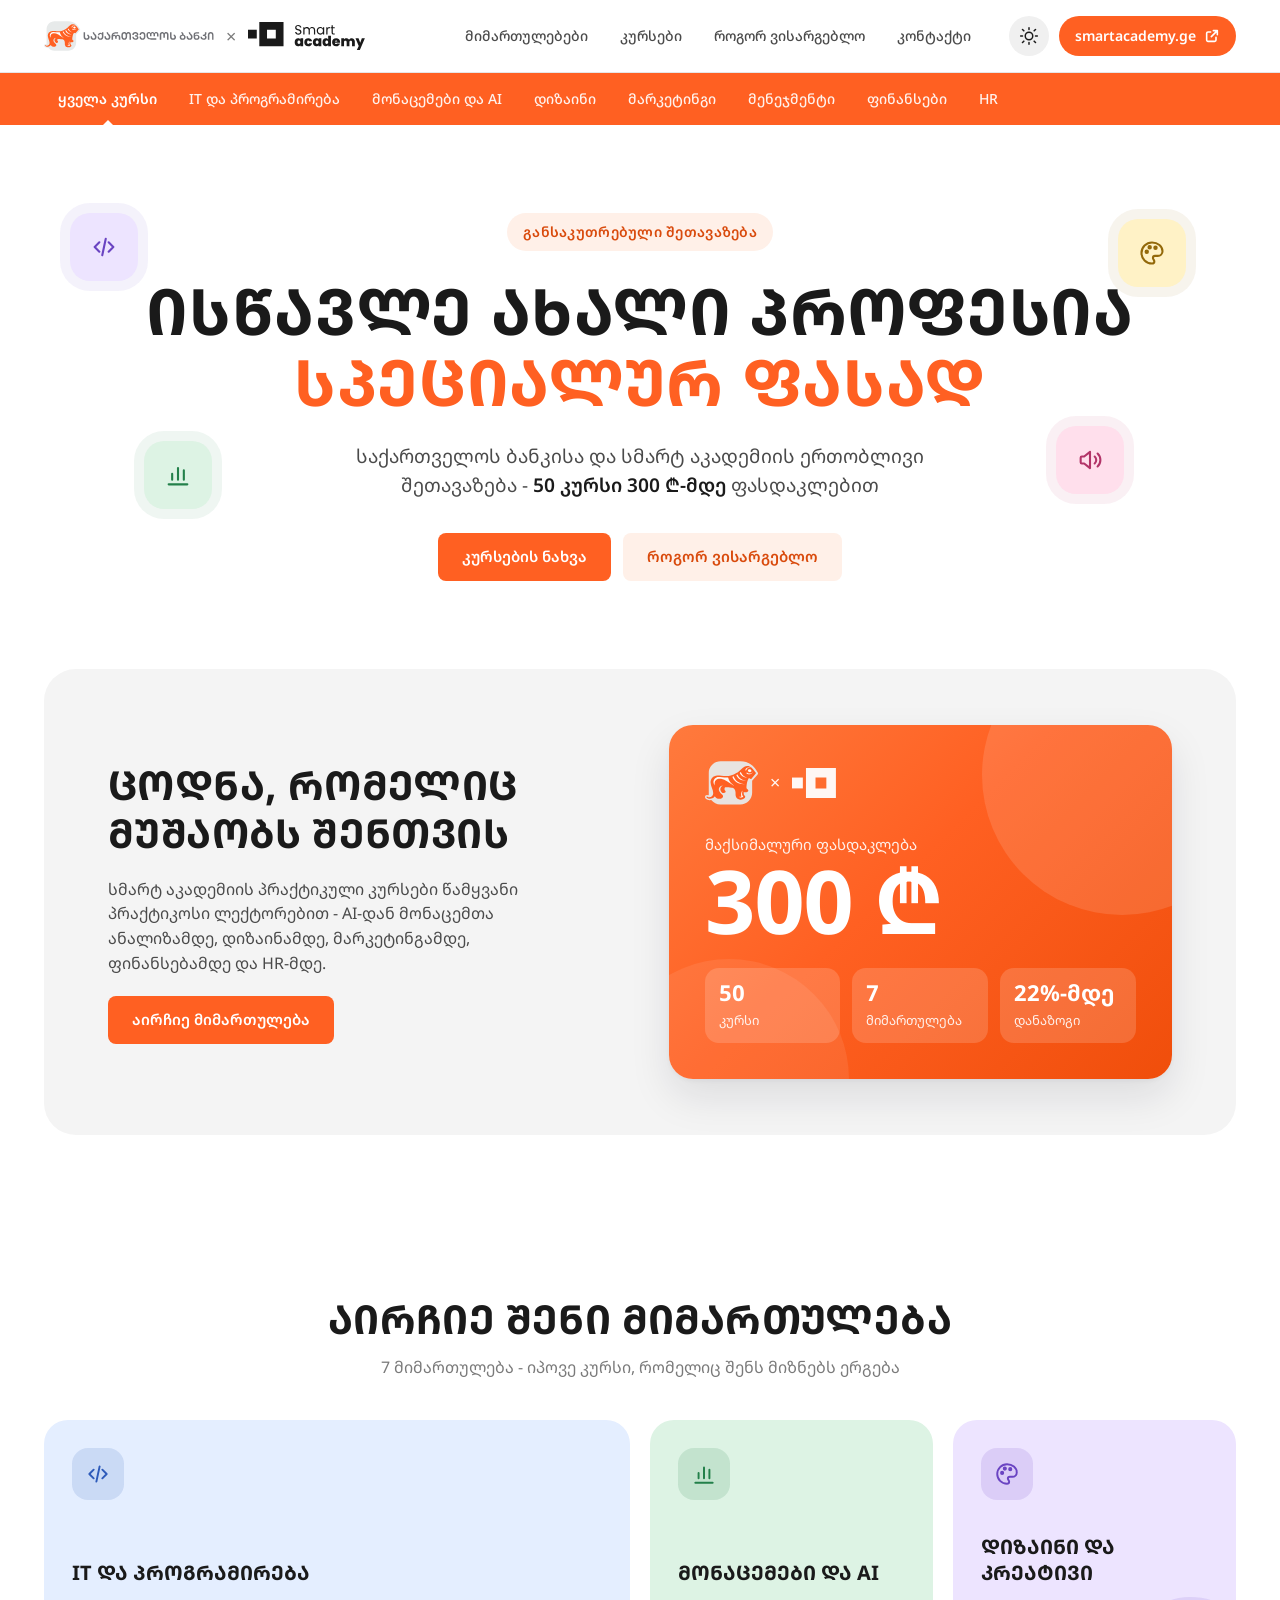
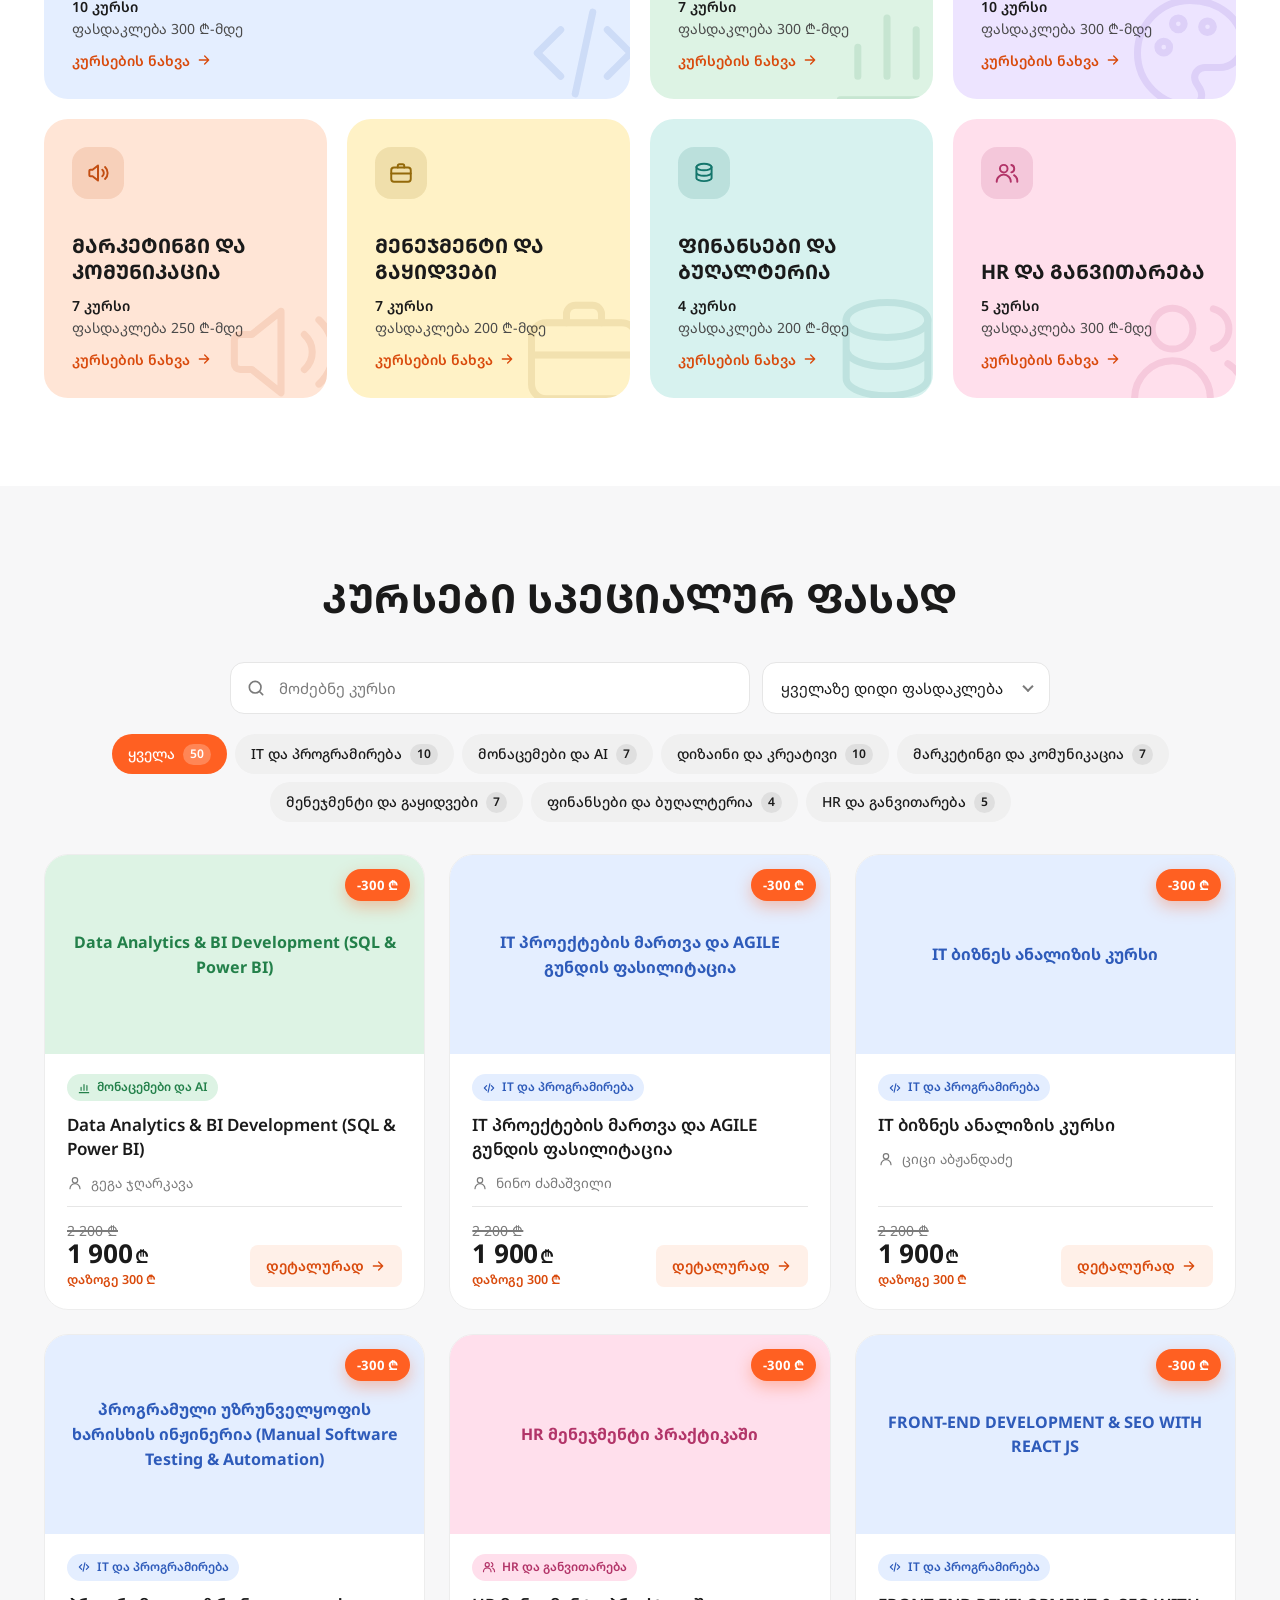
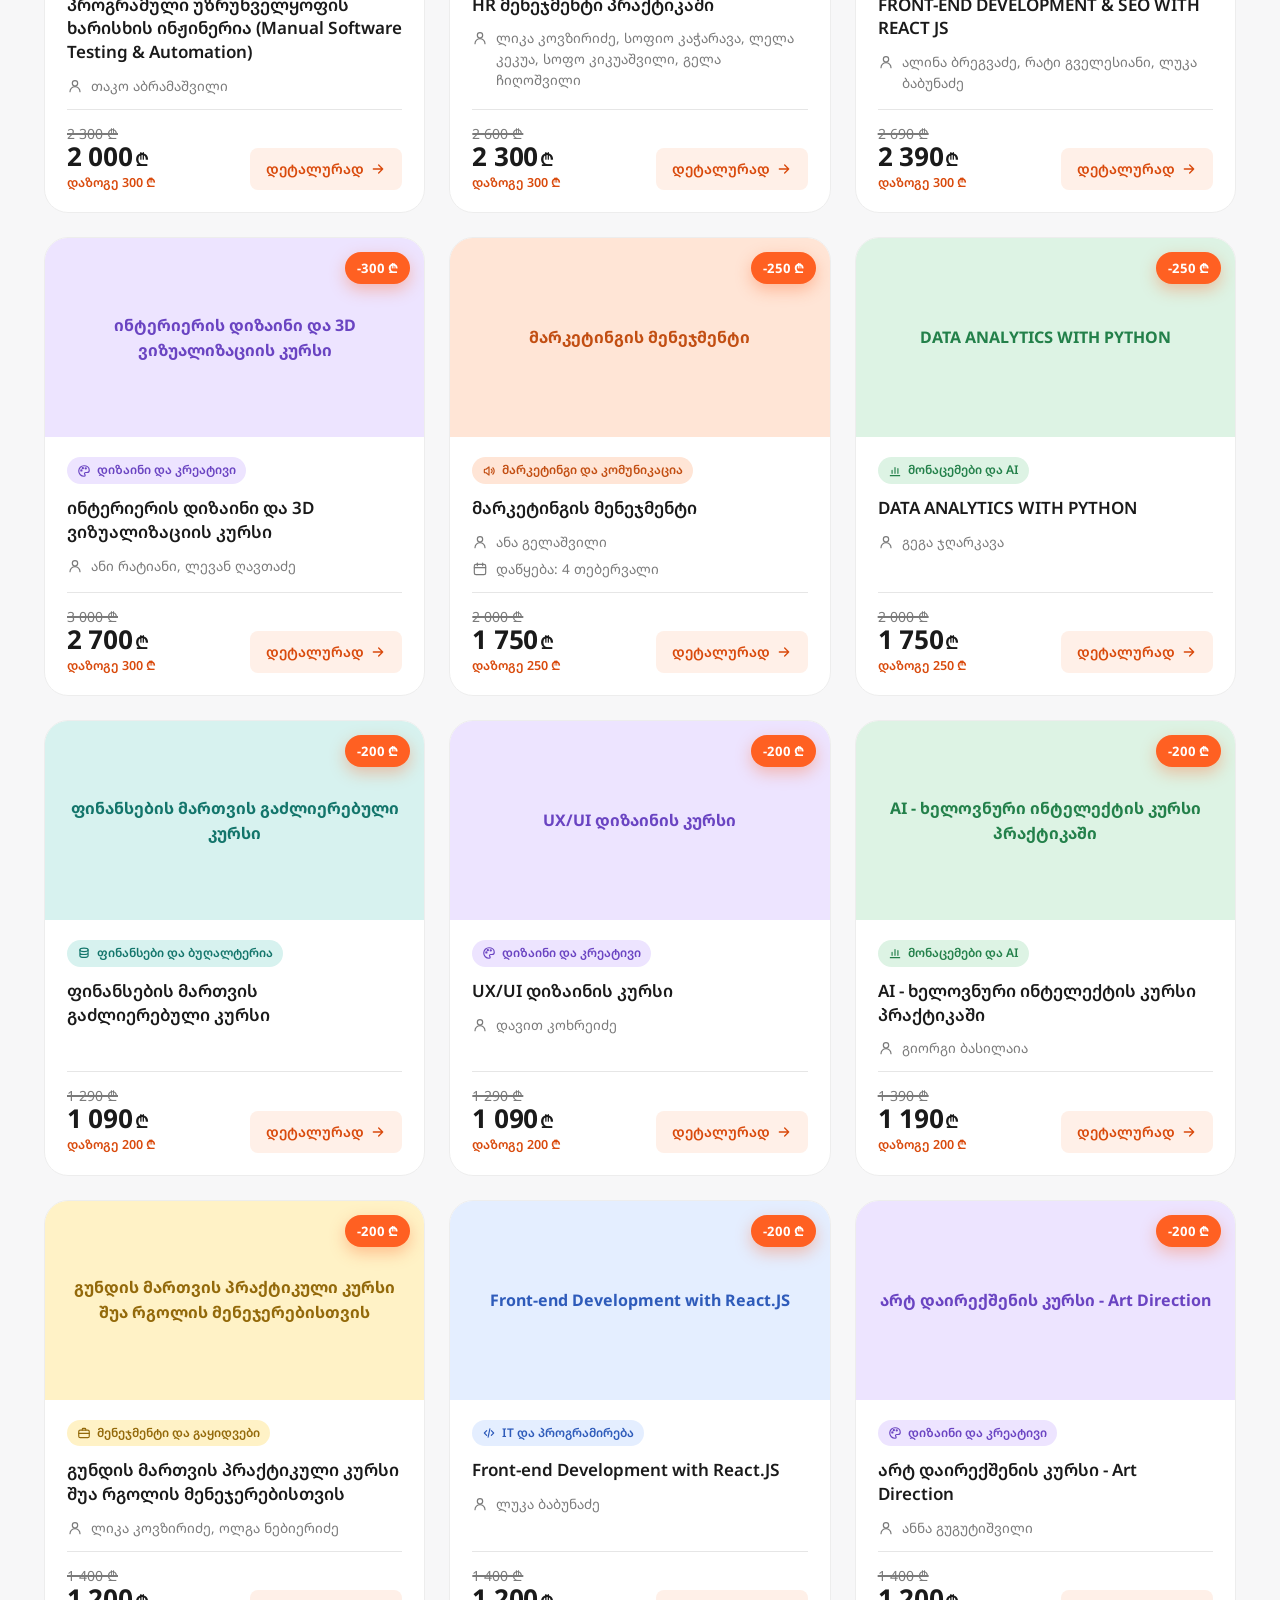
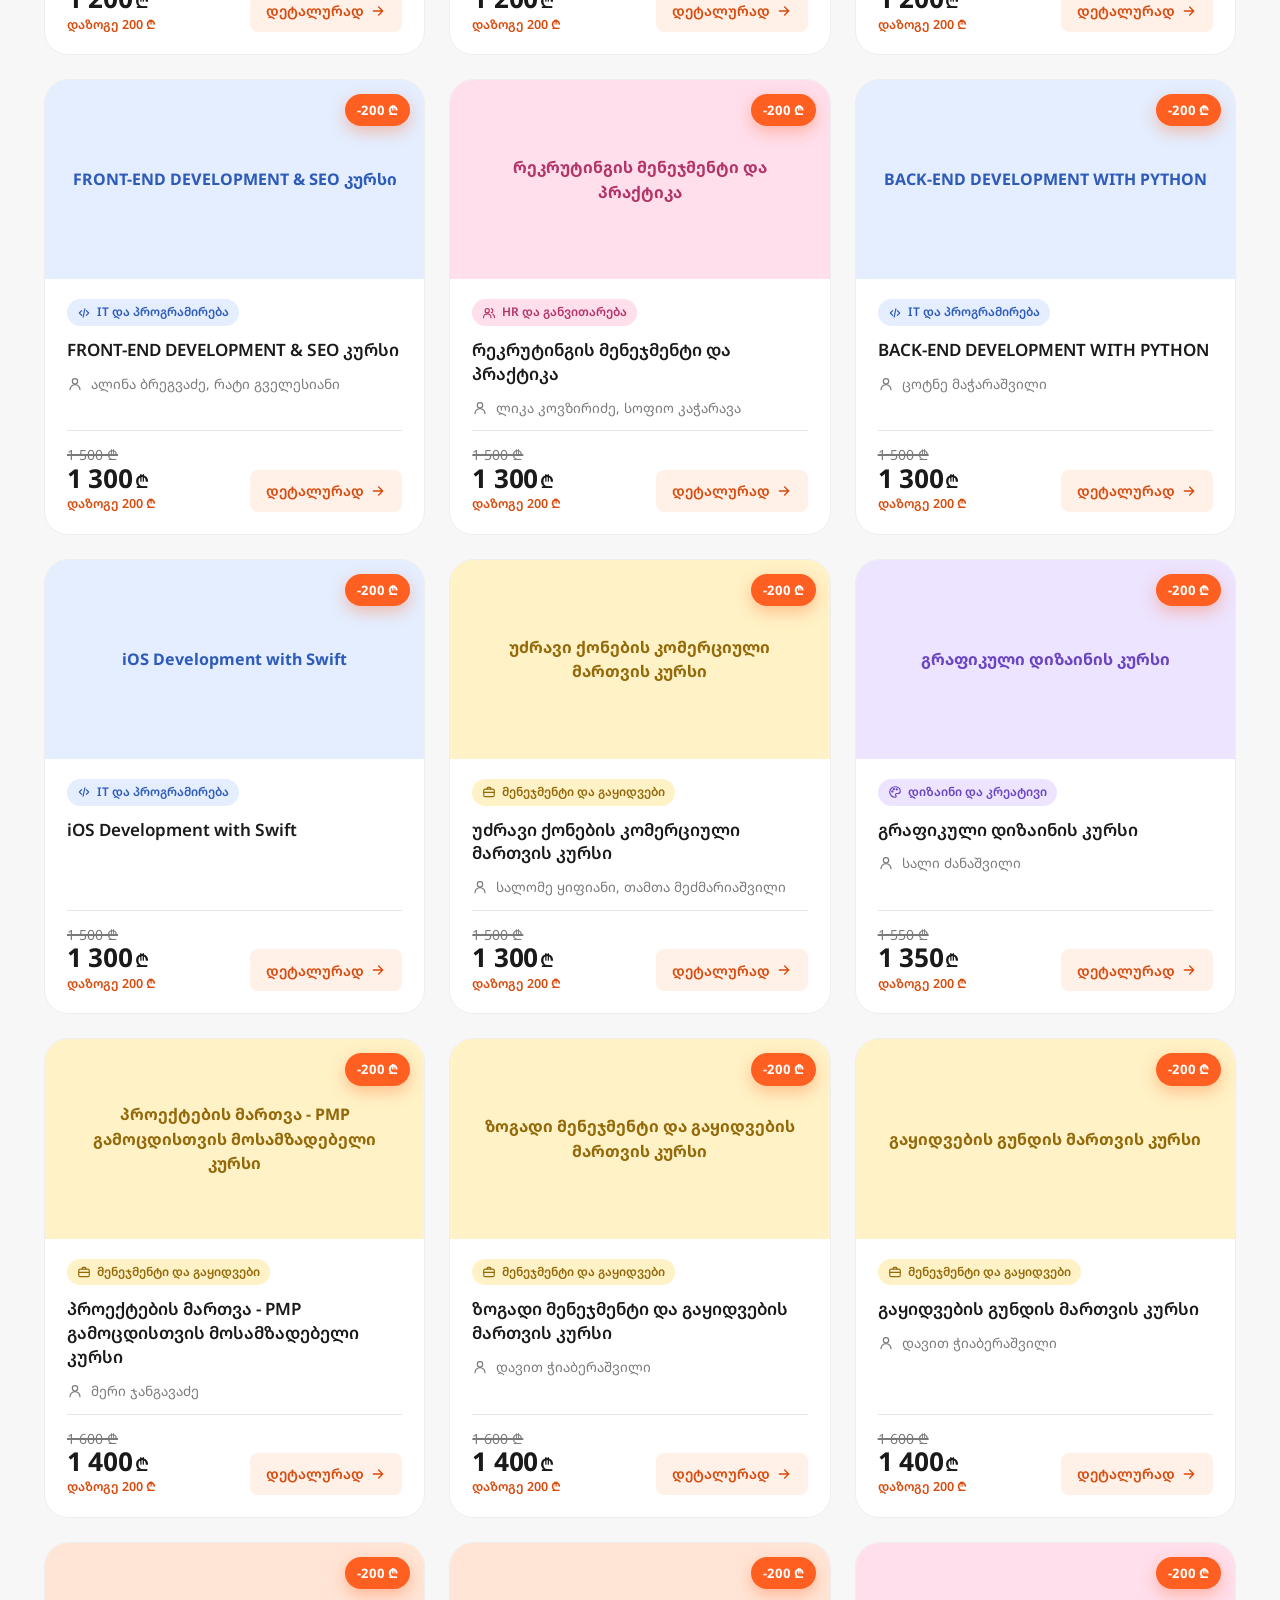
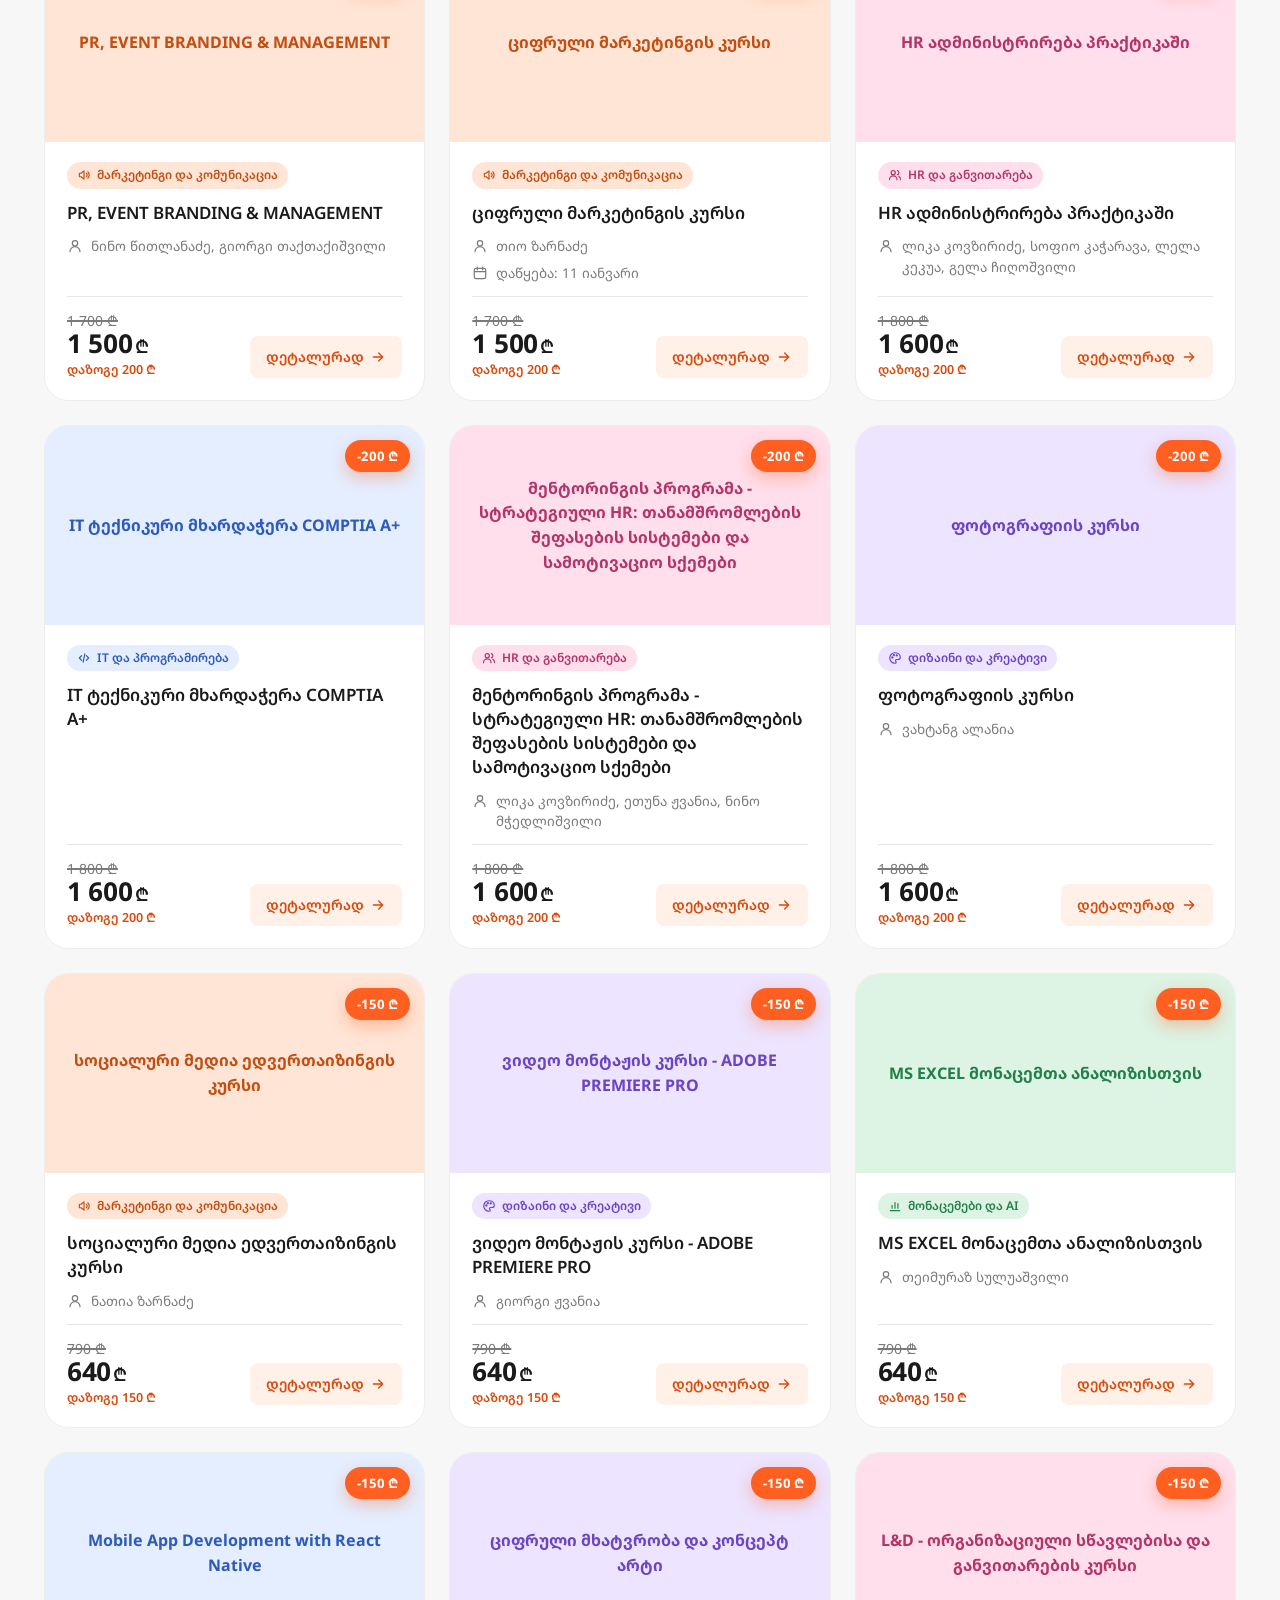
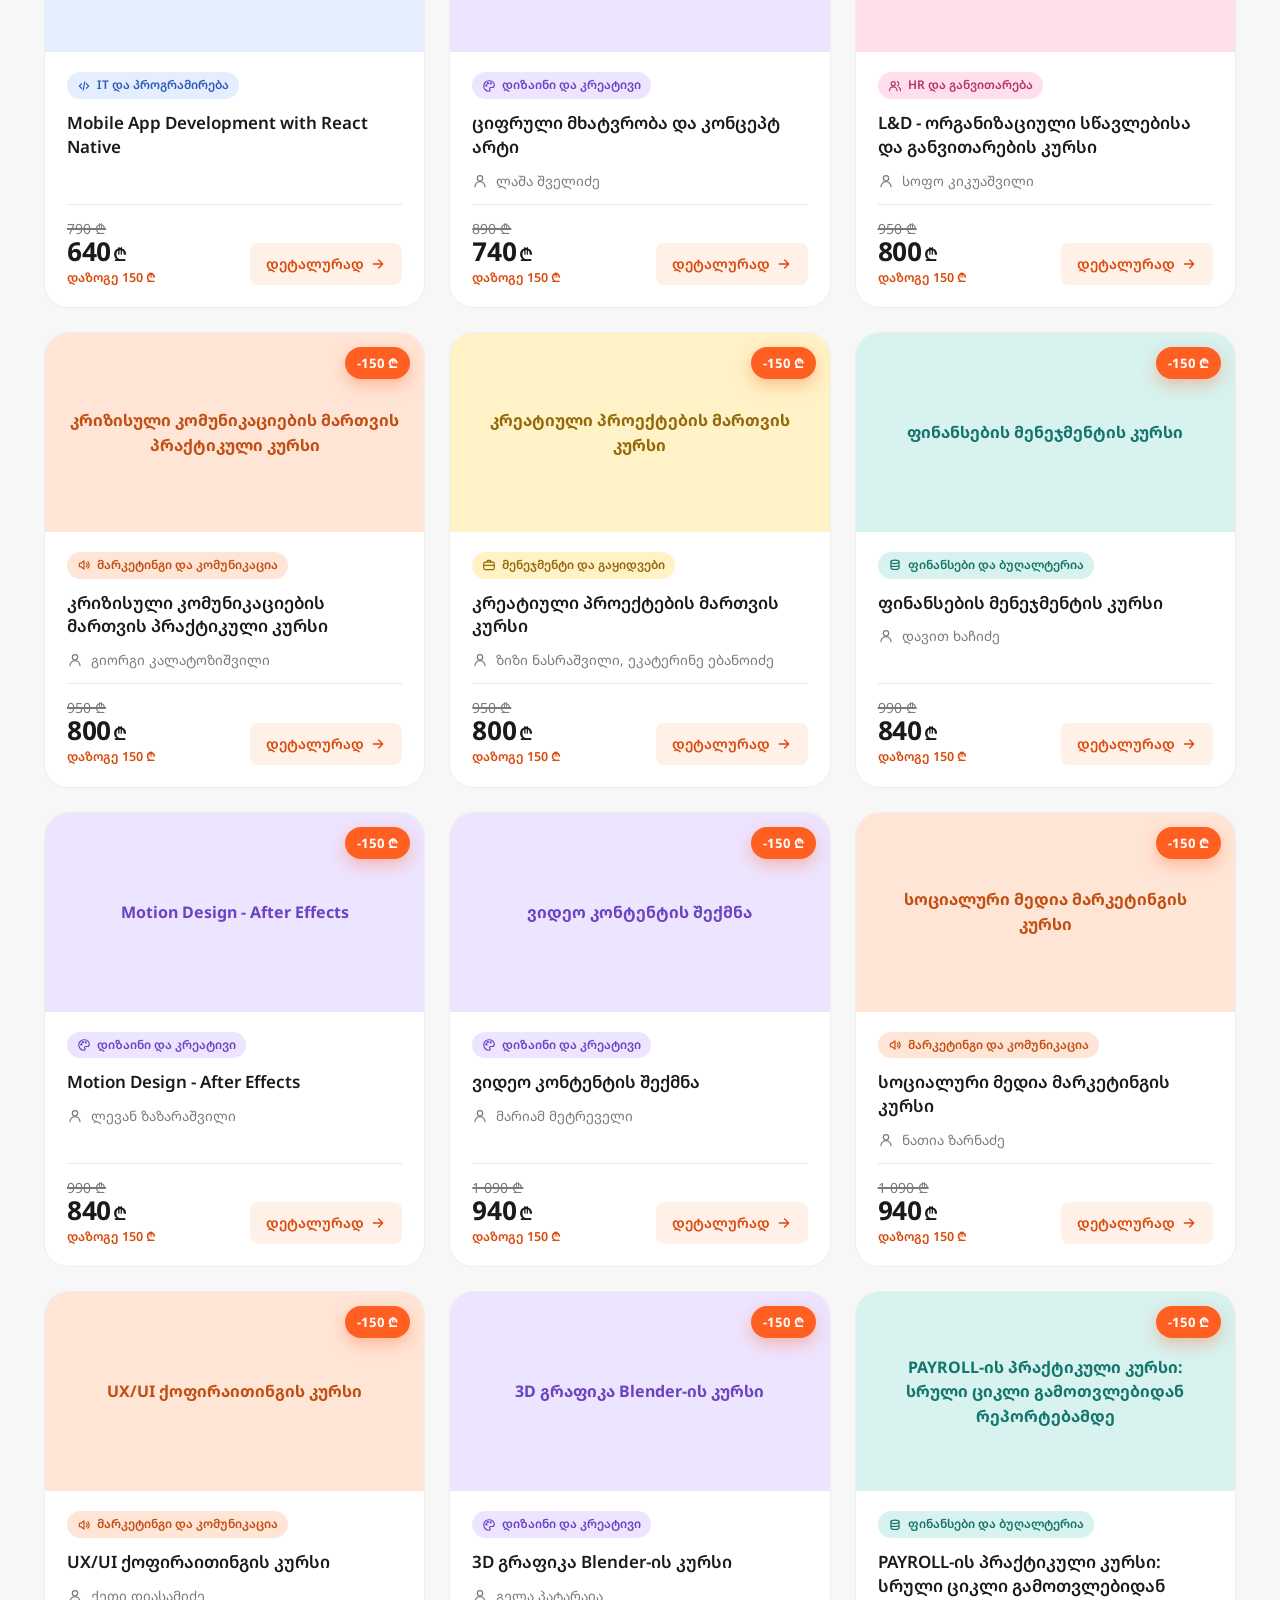
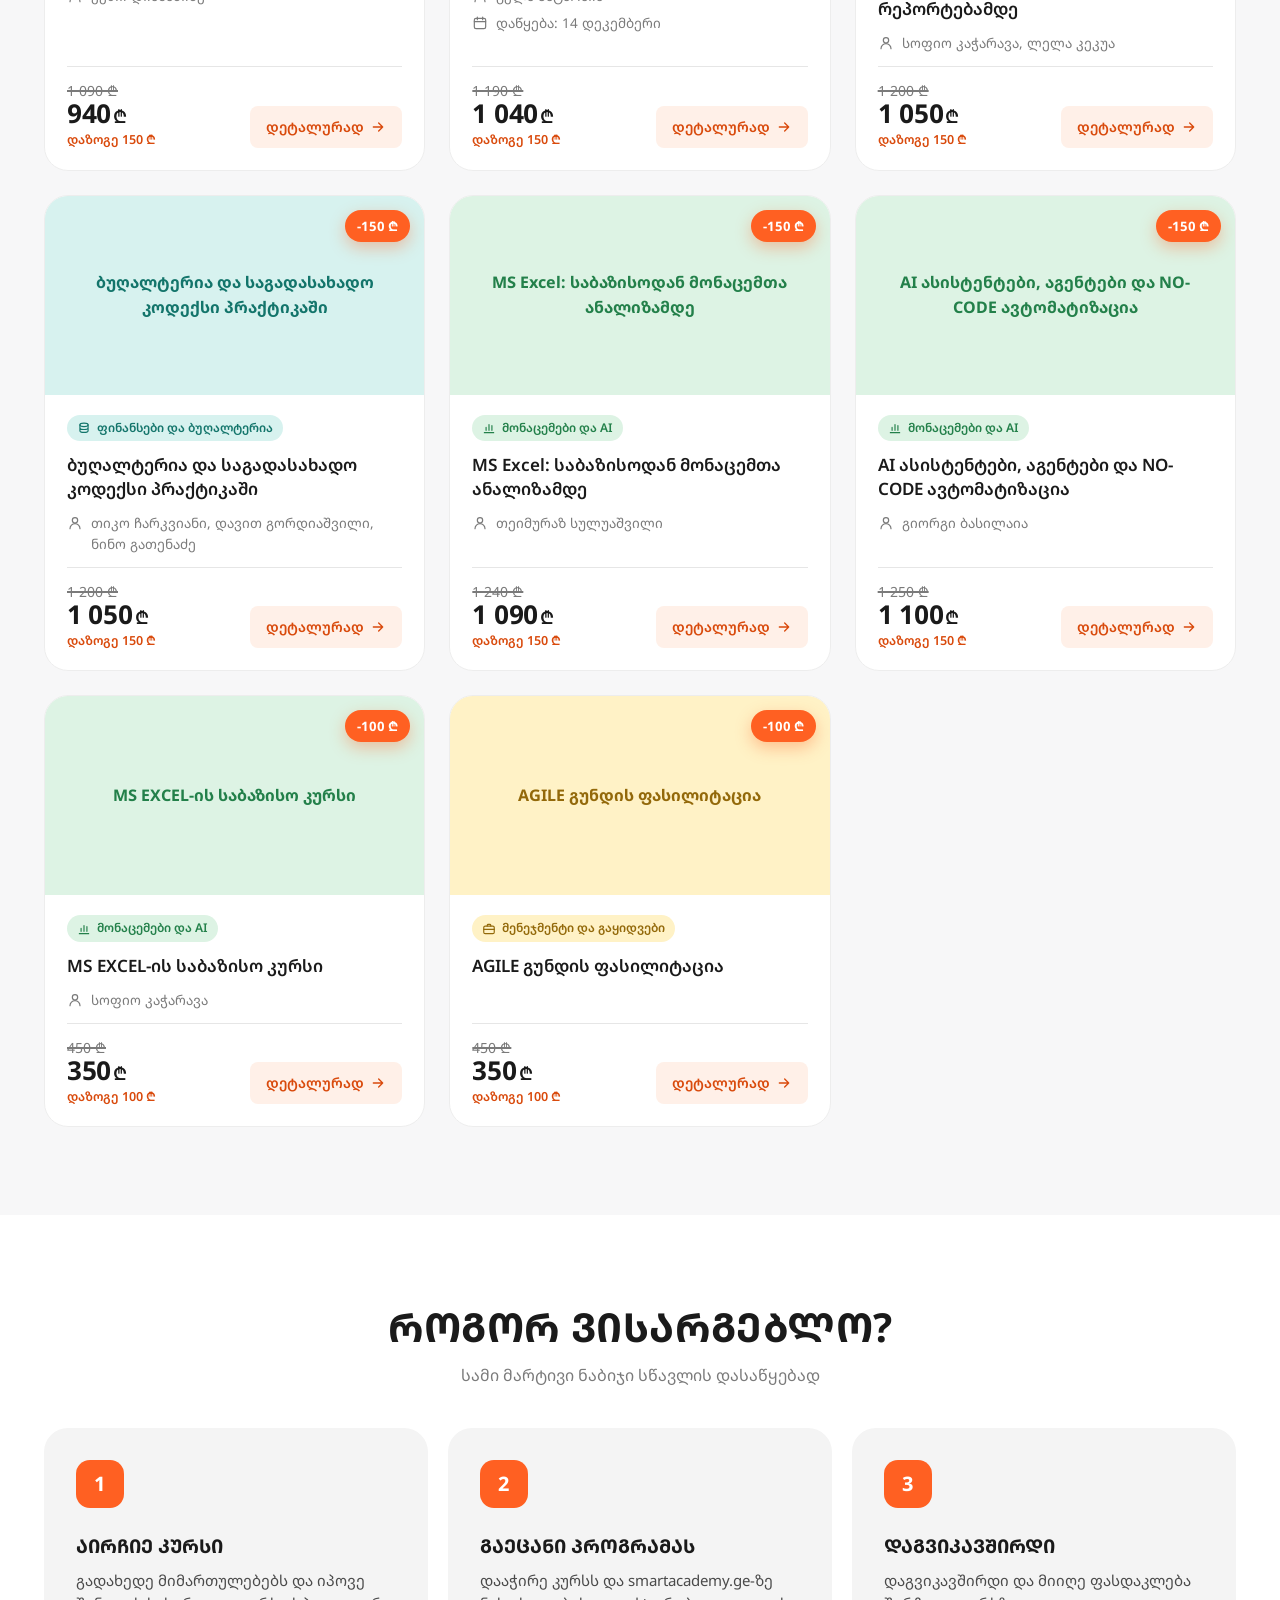
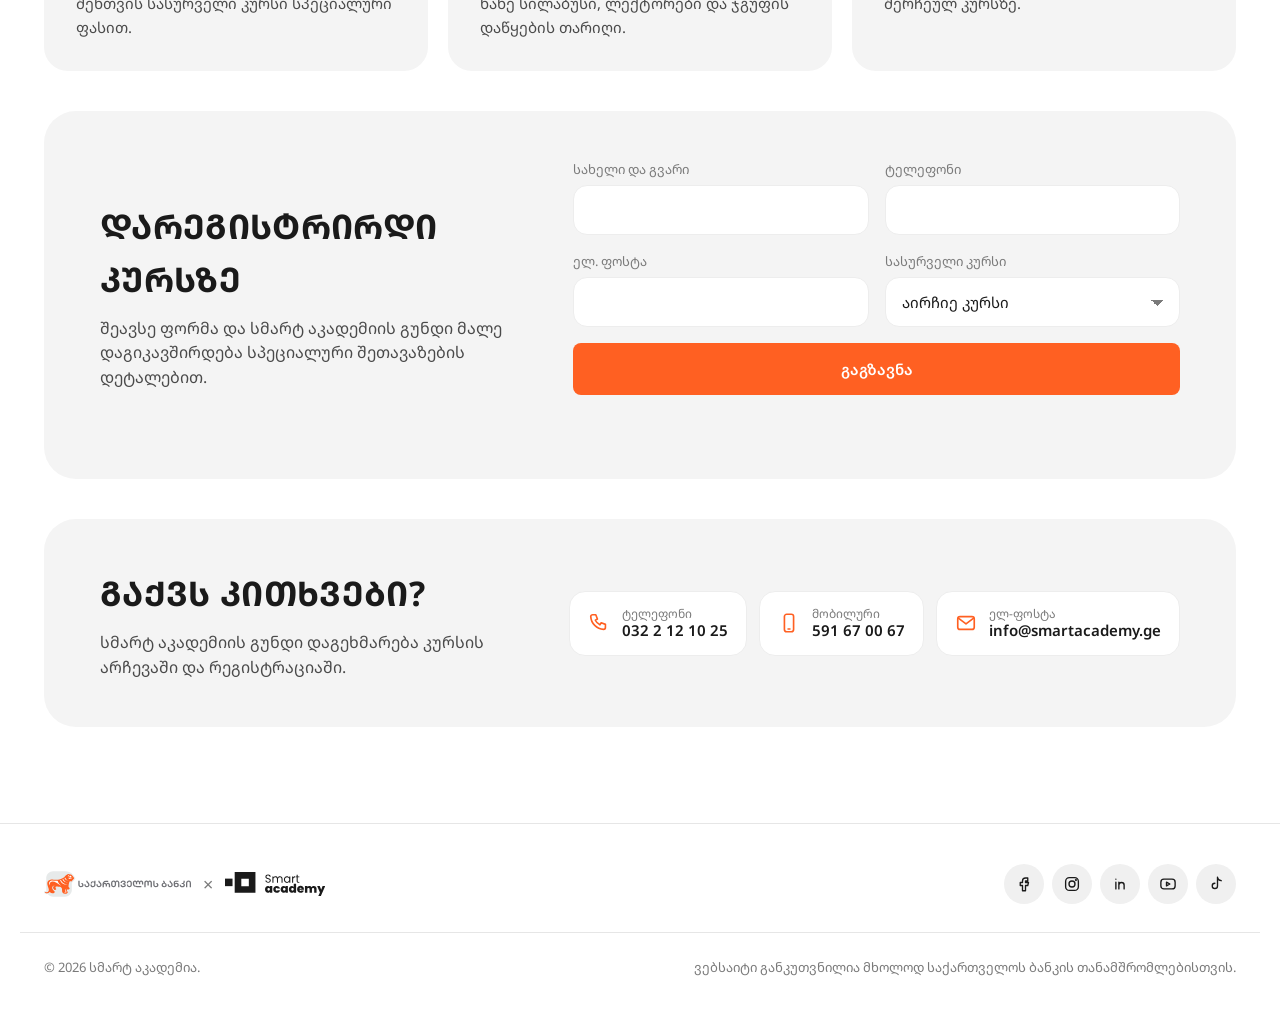
<file: BGoffer/index.html>
<!DOCTYPE html>
<html lang="ka">
<head>
<meta charset="utf-8">
<meta name="viewport" content="width=device-width, initial-scale=1">
<title>BOG × Smart Academy</title>
<meta name="description" content="საქართველოს ბანკისა და სმარტ აკადემიის სპეციალური შეთავაზება: 50 კურსი 300 ₾-მდე ფასდაკლებით - IT, მონაცემები და AI, დიზაინი, მარკეტინგი, მენეჯმენტი, ფინანსები და HR.">
<meta name="theme-color" content="#FF6022">
<meta property="og:url" content="https://business.smartacademy.ge/BGoffer/">
<meta property="fb:app_id" content="2274464596122860">
<meta property="og:type" content="website">
<meta property="og:title" content="BOG × Smart Academy">
<meta property="og:description" content="50 კურსი 300 ₾-მდე ფასდაკლებით. აირჩიე მიმართულება და დაიწყე სწავლა.">
<meta property="og:image" content="https://business.smartacademy.ge/BGoffer/assets/img/og-image.png">
<meta property="og:image:width" content="1200">
<meta property="og:image:height" content="630">
<meta name="twitter:card" content="summary_large_image">
<link rel="icon" href="favicon.ico" sizes="any">
<link rel="icon" type="image/svg+xml" href="assets/img/favicon.svg">
<link rel="apple-touch-icon" href="assets/img/apple-touch-icon.png">
<link rel="preconnect" href="https://webstatic.bog.ge" crossorigin>
<link rel="preconnect" href="https://fonts.googleapis.com">
<link rel="preconnect" href="https://fonts.gstatic.com" crossorigin>
<link rel="stylesheet" href="https://fonts.googleapis.com/css2?family=Noto+Sans+Georgian:wght@400;500;600;700&display=swap">
<link rel="stylesheet" href="assets/css/style.css?v=6">
<script>
(function () {
  try {
    var t = localStorage.getItem('bgoffer-theme');
    if (t === 'light' || t === 'dark') document.documentElement.setAttribute('data-theme', t);
  } catch (e) {}
})();
</script>
</head>
<body>
<svg class="sprite" xmlns="http://www.w3.org/2000/svg" aria-hidden="true" focusable="false">
<symbol id="bog-logo" viewBox="0 0 515 91"><path d="M120.151 47.5737V33.8405H124.651V47.3452C124.651 51.2372 126.42 52.9025 129.189 52.9025C131.958 52.9025 133.754 51.394 133.754 48.8145C133.754 45.804 130.541 45.2489 130.541 41.6181H135.04C135.204 43.6164 138.417 44.4588 138.417 49.2716C138.417 54.0845 134.59 57.1537 129.189 57.1537C123.789 57.1537 120.151 53.9212 120.151 47.5737ZM141.212 47.5737V46.1044H145.711V47.3452C145.711 51.2372 147.507 52.9025 150.276 52.9025C153.045 52.9025 154.814 51.2372 154.814 48.4227C154.814 43.1592 147.735 41.592 147.735 35.2445V33.834H152.235V34.9115C152.235 39.9463 159.47 40.3055 159.47 48.3117C159.47 53.9016 155.676 57.1406 150.269 57.1406C144.862 57.1406 141.212 53.9212 141.212 47.5737ZM162.422 48.5533V47.084H166.921V48.3247C166.921 51.2372 168.724 52.9025 171.297 52.9025C173.87 52.9025 175.705 51.2372 175.705 47.3452V43.8841C175.705 40.7365 173.739 39.6982 171.78 39.6982C169.116 39.6982 168.11 41.3961 168.11 43.1005V43.5576H163.611V43.1005C163.611 38.7774 166.824 35.7082 170.912 35.7082C172.492 35.7082 174.549 36.3351 175.705 38.2615V33.847H180.204V47.5803C180.204 53.9212 176.573 57.1602 171.297 57.1602C166.02 57.1602 162.422 53.9277 162.422 48.5663M183.319 47.5737V46.1044H187.825V47.3452C187.825 51.2372 189.621 52.9025 192.39 52.9025C195.159 52.9025 196.928 51.2372 196.928 48.4227C196.928 43.1592 189.849 41.592 189.849 35.2445V33.834H194.349V34.9115C194.349 39.9463 201.591 40.3055 201.591 48.3117C201.591 53.9016 197.797 57.1406 192.39 57.1406C186.983 57.1406 183.319 53.9081 183.319 47.5607M231.487 49.2324V56.7227H226.824V49.5981C226.824 47.0513 225.694 45.6799 223.801 45.6799C222.005 45.6799 220.49 46.986 220.49 49.3696V54.1106H215.86V49.3369C215.86 47.0513 214.736 45.6799 212.803 45.6799C211.008 45.6799 209.525 46.986 209.525 49.7026V56.7292H204.869V46.4309C204.869 36.1653 212.196 33.847 218.047 33.847H224.734V38.0983H218.687C213.737 38.0983 209.911 39.6655 209.231 43.3617C210.198 42.2189 211.615 41.4352 213.287 41.4352C215.089 41.4352 217.113 42.4801 218.178 45.0269C219.588 42.4801 221.743 41.4352 224.258 41.4352C228.561 41.4352 231.493 44.7331 231.493 49.2455M234.758 47.5737V42.996C234.758 36.6551 238.455 33.416 243.313 33.416C246.043 33.416 248.844 34.4935 249.941 37.406C251.352 34.4935 253.638 33.416 256.269 33.416C260.227 33.416 263.89 36.6485 263.89 42.0164V56.7227H259.384V42.1079C259.384 39.3325 257.908 37.6673 255.779 37.6673C253.651 37.6673 252.214 39.3325 252.214 42.1079V47.5672C252.214 53.9081 248.544 57.1472 243.47 57.1472C238.396 57.1472 234.758 53.9081 234.758 47.5672M247.715 47.3452V43.1005C247.715 39.339 245.919 37.6738 243.476 37.6738C241.034 37.6738 239.264 39.339 239.264 43.1005V47.3452C239.264 51.2372 241.034 52.9025 243.476 52.9025C245.919 52.9025 247.715 51.2372 247.715 47.3452ZM267.965 48.8798V47.7305H272.471V48.6512C272.471 51.1001 274.267 52.9286 277.192 52.9286C280.118 52.9286 281.888 51.7531 281.888 49.9247C281.888 47.9264 280.118 47.2342 278.224 47.2342H275.873V43.1201H278.224C280.118 43.1201 281.568 42.5585 281.568 40.7038C281.568 38.9733 279.961 37.6281 277.192 37.6281C274.267 37.6281 272.471 39.4631 272.471 41.5854V42.1732H267.965V41.3569C267.965 36.975 271.727 33.416 277.29 33.416C282.528 33.416 286.23 36.6485 286.23 40.5406C286.23 43.0221 284.82 44.3935 282.658 45.1445C285.14 45.6342 286.55 47.4301 286.55 50.1793C286.55 54.2281 282.756 57.1406 277.225 57.1406C271.694 57.1406 267.959 53.9016 267.959 48.8733M289.822 48.5533V47.084H294.328V48.4553C294.328 51.2372 296.13 52.909 298.729 52.909C301.328 52.909 303.105 51.2438 303.105 47.4823V43.1005C303.105 39.339 301.335 37.6738 298.729 37.6738C296.124 37.6738 294.328 39.339 294.328 42.1209V42.5062H289.822V42.0164C289.822 36.6551 293.486 33.416 298.729 33.416C303.973 33.416 307.604 36.6551 307.604 42.996V47.5737C307.604 53.9147 303.967 57.1537 298.729 57.1537C293.492 57.1537 289.822 53.9212 289.822 48.5598M310.882 44.1388V41.2263C310.882 36.7138 313.997 33.416 318.085 33.416C320.012 33.416 322.715 34.4609 323.773 37.0142C324.929 34.4609 327.378 33.416 329.246 33.416C330.885 33.416 333.49 34.4609 334.457 37.0142C335.711 34.4609 338.061 33.416 340.406 33.416C344.52 33.416 347.348 36.7138 347.348 41.2263V47.2407H342.848V41.3242C342.848 38.7709 341.66 37.3995 339.923 37.3995C338.284 37.3995 336.71 38.7121 336.71 41.0957V46.5877H332.204V41.063C332.204 38.7709 330.852 37.3995 329.082 37.3995C327.443 37.3995 326.033 38.7121 326.033 41.0957V46.5877H321.533V41.063C321.533 38.7709 320.338 37.3995 318.575 37.3995C316.936 37.3995 315.454 38.7121 315.454 41.4222V43.6751C315.454 49.6243 317.928 52.4649 325.967 52.4649H340.726V56.7162H325.321C318.764 56.7162 310.882 54.3979 310.882 44.1323M377.753 41.2263V56.7227H373.084V41.5854C373.084 39.0386 371.96 37.6673 370.067 37.6673C368.264 37.6673 366.756 38.9733 366.756 41.3569V50.8389H362.126V41.3242C362.126 39.0386 361.002 37.6673 359.063 37.6673C357.267 37.6673 355.785 38.9733 355.785 41.6834V56.7227H351.116V41.2263C351.116 36.7204 354.335 33.416 358.58 33.416C360.669 33.416 363.366 34.4609 364.431 37.0142C365.685 34.4609 368.036 33.416 370.537 33.416C374.847 33.416 377.74 36.7204 377.74 41.2263M382.344 47.5737V33.8405H386.843V47.3452C386.843 51.2372 388.613 52.9025 391.375 52.9025C394.137 52.9025 395.946 51.394 395.946 48.8145C395.946 45.804 392.727 45.2489 392.727 41.6181H397.226C397.383 43.6164 400.602 44.4588 400.602 49.2716C400.602 54.0845 396.782 57.1537 391.375 57.1537C385.968 57.1537 382.344 53.9212 382.344 47.5737ZM429.662 49.2324C429.662 53.8428 426.064 57.1472 420.565 57.1472C415.067 57.1472 411.527 53.8428 411.527 49.2324C411.527 45.1183 414.355 42.0752 418.861 41.4548V39.8223C418.861 37.3734 416.027 37.3734 416.027 33.8405H420.533C420.533 35.9302 423.36 36.322 423.36 39.1366V41.6899C427.246 42.6042 429.662 45.484 429.662 49.239M425.006 49.0757C425.006 46.6856 423.236 45.0269 420.565 45.0269C417.895 45.0269 416.19 46.6921 416.19 49.0757C416.19 51.4593 417.96 53.1637 420.565 53.1637C423.171 53.1637 425.006 51.4985 425.006 49.0757ZM432.464 47.5737V46.1044H436.963V47.3452C436.963 51.2372 438.759 52.9025 441.528 52.9025C444.297 52.9025 446.066 51.2372 446.066 48.4227C446.066 43.1592 438.987 41.592 438.987 35.2445V33.834H443.493V34.9115C443.493 39.9463 450.729 40.3055 450.729 48.3117C450.729 53.9016 446.935 57.1406 441.528 57.1406C436.121 57.1406 432.464 53.9081 432.464 47.5607M453.994 49.2063V40.4426C453.962 36.1653 457.854 33.8405 461.713 33.8405H470.522V37.726H462.386C460.361 37.726 458.494 38.6729 458.494 40.8671V43.8776C459.388 42.4017 461.034 41.3569 463.992 41.3569C468.204 41.3569 471.966 44.4327 471.966 49.2324C471.966 54.0322 468.204 57.1472 462.934 57.1472C457.664 57.1472 453.988 53.8428 453.988 49.2063M467.309 49.0757C467.309 46.7574 465.54 45.0922 462.941 45.0922C460.342 45.0922 458.5 46.7574 458.5 49.0757C458.5 51.394 460.263 53.1637 462.941 53.1637C465.618 53.1637 467.309 51.4985 467.309 49.0757ZM474.695 48.6839V47.737H479.201V48.4619C479.201 51.1066 480.997 52.9351 483.929 52.9351C486.861 52.9351 488.618 51.7597 488.618 49.2063C488.618 46.7836 486.855 45.7387 483.896 45.7387H481.963V41.6181H484.308C487.005 41.6181 488.135 40.5406 488.135 38.1244V33.8405H492.641V38.6468C492.641 41.1283 491.223 42.8327 488.748 43.5837C491.223 44.2694 493.281 45.9346 493.281 49.7287C493.281 53.9147 489.486 57.1537 483.955 57.1537C478.424 57.1537 474.695 53.9212 474.695 48.6904M497.075 42.8262C497.075 36.6485 500.712 33.416 505.793 33.416C510.873 33.416 514.53 36.6485 514.53 42.8262V56.7227H510.031V42.9242C510.031 39.3325 508.228 37.6673 505.786 37.6673C503.344 37.6673 501.568 39.3325 501.568 42.9242V56.7227H497.068V42.8262H497.075Z" class="bog-word"/><path d="M108.919 27.7019L97.5238 41.063V65.9043C97.5238 79.2849 86.6378 90.1709 73.2637 90.1709H32.077C24.3124 90.1709 17.3903 86.5009 12.9497 80.8065C12.1399 80.9305 11.2779 81.0024 10.3702 81.0024C7.4185 81.0024 0.0065918 78.9976 0.0065918 74.2696C0.0065918 72.0624 1.80243 70.2665 4.01621 70.2665C4.68883 70.2665 5.23737 70.4233 5.6945 70.6061C5.6945 70.6061 7.82338 71.4289 7.82338 70.051V24.7176C7.81685 11.337 18.6964 0.450928 32.077 0.450928H73.2637C96.4659 0.450928 104.446 16.8485 109.416 24.1298C110.147 25.2074 109.768 26.7093 108.926 27.6954" class="bog-bg"/><path d="M105.125 24.4629C103.44 22.1186 98.9866 15.6993 96.0284 13.3026C93.5534 11.3239 90.6474 9.91339 86.9969 10.142C80.7017 10.5468 75.4709 15.8429 72.1535 19.8003C69.5806 22.863 61.692 27.7607 53.2744 29.9876C46.9139 31.6659 39.7371 30.8104 34.0557 30.399C30.9146 30.1704 28.0217 29.9419 25.5467 30.0659C16.6067 30.5165 11.2845 37.073 11.4934 44.6612C11.7089 52.367 17.0116 59.3871 17.0116 66.6227C17.0116 72.2975 12.4012 74.7986 9.21436 74.7986C5.41371 74.7986 5.15903 73.2444 4.00317 73.2444C3.53298 73.2444 2.99097 73.6297 2.99097 74.2566C2.99097 76.1765 7.69279 77.9985 10.3637 77.9985C17.4948 77.9985 20.4596 72.9113 20.4596 72.9113C20.4596 72.9113 22.275 78.1813 29.3081 78.1813C34.9111 78.1813 37.3404 75.5039 37.3404 73.264C37.3404 71.4877 36.5045 70.8412 35.7601 69.9988C29.8436 64.4872 27.8127 60.6344 28.8118 56.8598C29.8306 53.0004 33.8924 50.4471 36.9813 50.4928C36.9813 50.4928 32.717 52.8698 31.8223 57.1994C30.9015 61.64 35.6883 65.9631 36.9486 66.4267C36.9486 66.4267 38.2155 66.4267 38.5747 66.3941C41.7353 66.1068 42.7475 64.6244 42.7475 63.1681C42.7475 61.0784 40.3052 61.2221 40.3052 57.7937C40.3052 55.2011 41.7484 54.3457 43.0087 54.3457C44.3801 54.3457 49.5782 54.8485 55.8669 55.4885C57.9697 55.6974 63.207 57.7349 63.207 65.8717V68.7973C63.207 73.7603 65.2053 79.8988 73.9755 79.8988C79.9311 79.8988 83.2747 76.5814 83.2747 74.1782C83.2747 72.611 81.9033 71.9253 81.2241 70.9784C79.2389 68.1965 80.2185 64.3305 80.2185 64.3305H80.2577C81.0935 64.6048 82.0535 64.7615 83.1702 64.7615C87.5585 64.7615 89.6221 63.0244 89.6221 60.9413C89.6221 58.512 86.3374 58.5251 85.9913 56.3831C85.5668 53.7122 86.2786 41.8923 90.8629 35.362L94.4937 36.9946C95.0358 37.2428 95.6692 37.0926 96.0545 36.642L105.073 26.0825C105.458 25.6188 105.484 24.9592 105.132 24.4695" fill="#FF6022"/><path d="M20.355 50.5451C18.5984 48.7819 17.5078 46.3526 17.5078 43.6752C17.5078 38.3073 22.3011 33.1875 27.6625 33.1549C33.1087 33.1222 40.8276 34.5328 47.7824 33.9516C49.4933 42.1014 55.3836 47.5999 60.3336 51.2112C57.5256 50.2186 48.5203 43.6295 43.4528 40.8149C35.3878 36.3416 27.0747 35.4535 22.8235 39.3652C19.1665 42.7283 19.6759 47.7175 20.355 50.5451Z" fill="white"/><path d="M77.7368 61.1894V61.1567C77.7368 61.1567 73.1395 65.5255 75.2488 73.4599C73.9688 74.7006 71.0367 74.2304 69.7764 74.0345C70.5927 75.0728 76.8944 77.3715 79.1213 73.5839C74.8243 70.2535 77.6454 61.751 77.7368 61.1894Z" fill="white"/><path d="M96.0545 20.6232C95.7541 22.3015 93.8733 23.3659 91.8489 22.9937C89.8311 22.628 88.4401 20.9693 88.7536 19.2975C89.0605 17.6192 90.9347 16.5548 92.9656 16.927C94.977 17.2927 96.3679 18.9514 96.061 20.6297" fill="white"/><path d="M87.6499 34.6633C79.6437 34.1866 73.8448 29.426 72.2123 25.2858C71.84 24.3389 72.4212 23.6859 72.9894 23.4247C73.5575 23.1635 74.5044 23.3267 74.8636 24.241C77.1165 29.9942 81.6877 32.9655 87.6564 34.6568" fill="white"/><path d="M84.8419 41.1479C73.9493 40.8541 68.0851 36.5114 65.0616 30.1639C64.7416 29.4913 64.9245 28.6358 65.7669 28.2636C66.6093 27.8849 67.3537 28.2636 67.6411 28.9819C70.4295 36.0739 77.8218 40.2271 84.8484 41.1479" fill="white"/><path d="M56.9248 33.7294C61.2218 43.9493 70.8148 48.6512 82.8175 48.0047C71.7421 47.1557 63.207 42.0425 59.5565 32.6976C59.2104 31.816 58.4856 31.6005 57.8064 31.8095C57.1272 32.0185 56.5134 32.7694 56.9183 33.7294" fill="white"/><path d="M99.0845 21.0019C99.0845 21.0019 99.2151 24.9397 94.7026 26.9314C90.2294 28.9101 86.383 25.9845 86.1936 25.8409C85.9128 25.6319 85.73 25.2923 85.73 24.9136C85.73 24.2736 86.2459 23.7577 86.8858 23.7577C87.1797 23.7577 87.454 23.8687 87.6564 24.0515C87.8719 24.2475 90.3469 26.7616 94.4284 25.7625C98.5098 24.7634 99.091 20.9954 99.091 20.9954" fill="white"/><path d="M85.6975 18.6967C85.6192 19.2453 85.1425 19.6698 84.5678 19.6698C83.9409 19.6698 83.4315 19.1604 83.4315 18.5269C83.4315 18.4159 83.4446 18.3049 83.4772 18.2004C83.5687 17.8935 84.6984 14.23 88.819 13.27C92.8548 12.3362 95.5257 14.3475 95.5257 14.3475C95.5257 14.3475 92.5674 12.6823 89.1651 14.2235C86.3963 15.425 85.7432 18.3376 85.6975 18.6967Z" fill="white"/></symbol>
<symbol id="bog-lion" viewBox="0 0 110 91"><path d="M108.919 27.7019L97.5238 41.063V65.9043C97.5238 79.2849 86.6378 90.1709 73.2637 90.1709H32.077C24.3124 90.1709 17.3903 86.5009 12.9497 80.8065C12.1399 80.9305 11.2779 81.0024 10.3702 81.0024C7.4185 81.0024 0.0065918 78.9976 0.0065918 74.2696C0.0065918 72.0624 1.80243 70.2665 4.01621 70.2665C4.68883 70.2665 5.23737 70.4233 5.6945 70.6061C5.6945 70.6061 7.82338 71.4289 7.82338 70.051V24.7176C7.81685 11.337 18.6964 0.450928 32.077 0.450928H73.2637C96.4659 0.450928 104.446 16.8485 109.416 24.1298C110.147 25.2074 109.768 26.7093 108.926 27.6954" class="bog-bg"/><path d="M105.125 24.4629C103.44 22.1186 98.9866 15.6993 96.0284 13.3026C93.5534 11.3239 90.6474 9.91339 86.9969 10.142C80.7017 10.5468 75.4709 15.8429 72.1535 19.8003C69.5806 22.863 61.692 27.7607 53.2744 29.9876C46.9139 31.6659 39.7371 30.8104 34.0557 30.399C30.9146 30.1704 28.0217 29.9419 25.5467 30.0659C16.6067 30.5165 11.2845 37.073 11.4934 44.6612C11.7089 52.367 17.0116 59.3871 17.0116 66.6227C17.0116 72.2975 12.4012 74.7986 9.21436 74.7986C5.41371 74.7986 5.15903 73.2444 4.00317 73.2444C3.53298 73.2444 2.99097 73.6297 2.99097 74.2566C2.99097 76.1765 7.69279 77.9985 10.3637 77.9985C17.4948 77.9985 20.4596 72.9113 20.4596 72.9113C20.4596 72.9113 22.275 78.1813 29.3081 78.1813C34.9111 78.1813 37.3404 75.5039 37.3404 73.264C37.3404 71.4877 36.5045 70.8412 35.7601 69.9988C29.8436 64.4872 27.8127 60.6344 28.8118 56.8598C29.8306 53.0004 33.8924 50.4471 36.9813 50.4928C36.9813 50.4928 32.717 52.8698 31.8223 57.1994C30.9015 61.64 35.6883 65.9631 36.9486 66.4267C36.9486 66.4267 38.2155 66.4267 38.5747 66.3941C41.7353 66.1068 42.7475 64.6244 42.7475 63.1681C42.7475 61.0784 40.3052 61.2221 40.3052 57.7937C40.3052 55.2011 41.7484 54.3457 43.0087 54.3457C44.3801 54.3457 49.5782 54.8485 55.8669 55.4885C57.9697 55.6974 63.207 57.7349 63.207 65.8717V68.7973C63.207 73.7603 65.2053 79.8988 73.9755 79.8988C79.9311 79.8988 83.2747 76.5814 83.2747 74.1782C83.2747 72.611 81.9033 71.9253 81.2241 70.9784C79.2389 68.1965 80.2185 64.3305 80.2185 64.3305H80.2577C81.0935 64.6048 82.0535 64.7615 83.1702 64.7615C87.5585 64.7615 89.6221 63.0244 89.6221 60.9413C89.6221 58.512 86.3374 58.5251 85.9913 56.3831C85.5668 53.7122 86.2786 41.8923 90.8629 35.362L94.4937 36.9946C95.0358 37.2428 95.6692 37.0926 96.0545 36.642L105.073 26.0825C105.458 25.6188 105.484 24.9592 105.132 24.4695" fill="#FF6022"/><path d="M20.355 50.5451C18.5984 48.7819 17.5078 46.3526 17.5078 43.6752C17.5078 38.3073 22.3011 33.1875 27.6625 33.1549C33.1087 33.1222 40.8276 34.5328 47.7824 33.9516C49.4933 42.1014 55.3836 47.5999 60.3336 51.2112C57.5256 50.2186 48.5203 43.6295 43.4528 40.8149C35.3878 36.3416 27.0747 35.4535 22.8235 39.3652C19.1665 42.7283 19.6759 47.7175 20.355 50.5451Z" fill="white"/><path d="M77.7368 61.1894V61.1567C77.7368 61.1567 73.1395 65.5255 75.2488 73.4599C73.9688 74.7006 71.0367 74.2304 69.7764 74.0345C70.5927 75.0728 76.8944 77.3715 79.1213 73.5839C74.8243 70.2535 77.6454 61.751 77.7368 61.1894Z" fill="white"/><path d="M96.0545 20.6232C95.7541 22.3015 93.8733 23.3659 91.8489 22.9937C89.8311 22.628 88.4401 20.9693 88.7536 19.2975C89.0605 17.6192 90.9347 16.5548 92.9656 16.927C94.977 17.2927 96.3679 18.9514 96.061 20.6297" fill="white"/><path d="M87.6499 34.6633C79.6437 34.1866 73.8448 29.426 72.2123 25.2858C71.84 24.3389 72.4212 23.6859 72.9894 23.4247C73.5575 23.1635 74.5044 23.3267 74.8636 24.241C77.1165 29.9942 81.6877 32.9655 87.6564 34.6568" fill="white"/><path d="M84.8419 41.1479C73.9493 40.8541 68.0851 36.5114 65.0616 30.1639C64.7416 29.4913 64.9245 28.6358 65.7669 28.2636C66.6093 27.8849 67.3537 28.2636 67.6411 28.9819C70.4295 36.0739 77.8218 40.2271 84.8484 41.1479" fill="white"/><path d="M56.9248 33.7294C61.2218 43.9493 70.8148 48.6512 82.8175 48.0047C71.7421 47.1557 63.207 42.0425 59.5565 32.6976C59.2104 31.816 58.4856 31.6005 57.8064 31.8095C57.1272 32.0185 56.5134 32.7694 56.9183 33.7294" fill="white"/><path d="M99.0845 21.0019C99.0845 21.0019 99.2151 24.9397 94.7026 26.9314C90.2294 28.9101 86.383 25.9845 86.1936 25.8409C85.9128 25.6319 85.73 25.2923 85.73 24.9136C85.73 24.2736 86.2459 23.7577 86.8858 23.7577C87.1797 23.7577 87.454 23.8687 87.6564 24.0515C87.8719 24.2475 90.3469 26.7616 94.4284 25.7625C98.5098 24.7634 99.091 20.9954 99.091 20.9954" fill="white"/><path d="M85.6975 18.6967C85.6192 19.2453 85.1425 19.6698 84.5678 19.6698C83.9409 19.6698 83.4315 19.1604 83.4315 18.5269C83.4315 18.4159 83.4446 18.3049 83.4772 18.2004C83.5687 17.8935 84.6984 14.23 88.819 13.27C92.8548 12.3362 95.5257 14.3475 95.5257 14.3475C95.5257 14.3475 92.5674 12.6823 89.1651 14.2235C86.3963 15.425 85.7432 18.3376 85.6975 18.6967Z" fill="white"/></symbol>
<symbol id="sa-logo" viewBox="0 0 987.3 236.5"><path d="M422.8,136.8c9.6,0,16.2,4.2,19.7,10.2v-9.3h23.4v67h-23.4v-9.3c-3.5,6-10.3,10.2-19.7,10.2 c-15.9,0-28.5-13-28.5-34.4S406.9,136.8,422.8,136.8z M430.3,157.2c-6.7,0-12.2,4.8-12.2,13.9c0,9,5.5,14,12.2,14 c6.6,0,12.2-4.9,12.2-14C442.5,162.1,436.9,157.2,430.3,157.2z"/><path d="M509.4,136.8c17,0,29.4,9.7,32.7,26.5h-24.8c-1.3-4.1-3.9-6.6-8.4-6.6c-5.7,0-9.6,4.8-9.6,14.3 c0,9.7,3.8,14.4,9.6,14.4c4.4,0,7-2.4,8.4-6.6h24.8c-3.3,16.6-15.8,26.5-32.7,26.5c-19.9,0-33.9-13-33.9-34.4 C475.4,149.8,489.4,136.8,509.4,136.8z"/><path d="M576.5,136.8c9.6,0,16.2,4.2,19.7,10.2v-9.3h23.4v67h-23.4v-9.3c-3.5,6-10.3,10.2-19.7,10.2 c-15.9,0-28.5-13-28.5-34.4S560.6,136.8,576.5,136.8z M584,157.2c-6.7,0-12.2,4.8-12.2,13.9c0,9,5.5,14,12.2,14 c6.6,0,12.2-4.9,12.2-14C596.2,162.1,590.6,157.2,584,157.2z"/><path d="M657.8,136.8c8.8,0,15.8,3.9,19.5,10v-30.6h23.5v88.4h-23.5v-9.3c-3.5,6-10.2,10.2-19.6,10.2 c-15.9,0-28.5-13-28.5-34.4S641.8,136.8,657.8,136.8z M665.2,157.2c-6.7,0-12.2,4.8-12.2,13.9c0,9,5.5,14,12.2,14 c6.6,0,12.2-4.9,12.2-14C677.4,162.1,671.8,157.2,665.2,157.2z"/><path d="M744.4,205.4c-19.8,0-34-13-34-34.4c0-21.3,14-34.3,34-34.3c19.8,0,33.8,12.8,33.8,33.6c0,1.8-0.1,3.7-0.4,5.5 h-44.3c0.5,7.8,4.7,10.9,9.9,10.9c4.5,0,7-2.5,8.4-5.3h25C773.6,195.2,761.1,205.4,744.4,205.4z M733.6,164.5h20.7 c0-6-4.7-9.2-10-9.2C738.6,155.3,734.7,158.4,733.6,164.5z"/><path d="M879,168.7c0-7.3-4.4-11.3-11.1-11.3c-6.8,0-11.1,4.1-11.1,11.3v35.9h-23.4v-35.9c0-7.3-4.3-11.3-11-11.3 c-6.9,0-11.2,4.1-11.2,11.3v35.9h-23.4v-67h23.4v8.8c3.8-5.4,10.4-9.4,19.5-9.4c10,0,17.9,4.5,22.3,12.3 c4.5-6.8,12.4-12.3,22.3-12.3c17,0,27.1,11,27.1,28.5v39H879L879,168.7L879,168.7z"/><path d="M961.6,137.6h25.7l-42.5,98.9h-25.4l16-34.8l-27.5-64.1h26l14.1,38L961.6,137.6z"/><path d="M425.3,106.9c-15.9,0-27.2-8.9-27.4-22h11c0.7,6.6,5.4,13.2,16.4,13.2c10,0,15.9-5.7,15.9-13.2 c0-21.4-42.9-7.7-42.9-37.2c0-13.1,10.6-22,26.3-22c15.1,0,25,8.3,26.3,20.4h-11.4c-0.7-5.4-5.7-11.4-15.4-11.5 c-8.5-0.2-15.3,4.2-15.3,12.8c0,20.5,42.8,7.7,42.8,37.1C451.7,95.8,442.5,106.9,425.3,106.9z"/><path d="M557,70.9c0-12.8-6.8-19.2-17.1-19.2c-10.5,0-17.6,6.7-17.6,20.2v34.4h-10.2V71c0-12.8-6.8-19.2-17.1-19.2 c-10.5,0-17.6,6.7-17.6,20.2v34.4H467V43.8h10.4v9c4.1-6.6,11.5-10.1,19.7-10.1c10.2,0,18.8,4.6,22.9,13.9 c3.6-9,12.5-13.9,22.1-13.9c14.2,0,25.3,8.9,25.3,26.8v36.8h-10.2V70.9H557z"/><path d="M610,42.7c11.6,0,19.6,5.9,23.2,12.4V43.8h10.5v62.4h-10.5V94.6c-3.8,6.7-11.8,12.6-23.3,12.6 c-16.6,0-29.5-13.1-29.5-32.5S593.2,42.7,610,42.7z M612,51.7c-11.4,0-21.1,8.3-21.1,23S600.6,98,612,98c11.4,0,21.2-8.5,21.2-23.2 C633.2,60.4,623.4,51.7,612,51.7z"/><path d="M671.6,106.1h-10.4V43.8h10.4v10.1c3.5-6.9,10.2-11.3,20.2-11.3v10.7h-2.7c-9.9,0-17.4,4.4-17.4,18.9 L671.6,106.1L671.6,106.1z"/><path d="M706,52.3h-8.1v-8.5h8.1V28h10.4v15.8h16.3v8.5h-16.3v36.8c0,6.1,2.3,8.3,8.7,8.3h7.6v8.8h-9.3 c-11,0-17.3-4.6-17.3-17.1V52.3H706z"/><path d="M300,0H95.5v204.6h204.6V0H300z M160.7,139.4V65.3h74.1v74.1H160.7z"/><rect y="65.3" width="74.1" height="74.1"/></symbol>
<symbol id="sa-mark" viewBox="0 0 300 205"><path d="M300,0H95.5v204.6h204.6V0H300z M160.7,139.4V65.3h74.1v74.1H160.7z"/><rect y="65.3" width="74.1" height="74.1"/></symbol>
<symbol id="i-it" viewBox="0 0 24 24"><path d="m8 8-4 4 4 4M16 8l4 4-4 4M13.5 5l-3 14"/></symbol>
<symbol id="i-data" viewBox="0 0 24 24"><path d="M4 20h16M7 16v-5M12 16V6M17 16v-8"/></symbol>
<symbol id="i-design" viewBox="0 0 24 24"><path d="M12 3a9 9 0 1 0 0 18c1.3 0 2-.8 2-1.8 0-1.4-1.2-1.7-1.2-3 0-1 .8-1.7 1.8-1.7H17a4 4 0 0 0 4-4C21 6.2 17 3 12 3Z"/><circle cx="7.5" cy="11" r="1"/><circle cx="10" cy="7" r="1"/><circle cx="15" cy="7.5" r="1"/></symbol>
<symbol id="i-marketing" viewBox="0 0 24 24"><path d="M4 10v4a1 1 0 0 0 1 1h2l5 4V5L7 9H5a1 1 0 0 0-1 1ZM16 9a4 4 0 0 1 0 6M18.5 6.5a7.5 7.5 0 0 1 0 11"/></symbol>
<symbol id="i-management" viewBox="0 0 24 24"><rect x="3" y="7" width="18" height="13" rx="2.5"/><path d="M9 7V5.5A1.5 1.5 0 0 1 10.5 4h3A1.5 1.5 0 0 1 15 5.5V7M3 12.5h18"/></symbol>
<symbol id="i-finance" viewBox="0 0 24 24"><ellipse cx="12" cy="6.5" rx="7" ry="3"/><path d="M5 6.5v5c0 1.7 3.1 3 7 3s7-1.3 7-3v-5M5 11.5v5c0 1.7 3.1 3 7 3s7-1.3 7-3v-5"/></symbol>
<symbol id="i-hr" viewBox="0 0 24 24"><circle cx="9" cy="8" r="3.5"/><path d="M2.5 20a6.5 6.5 0 0 1 13 0M16 4.6a3.5 3.5 0 0 1 0 6.8M18.5 14a6.5 6.5 0 0 1 3 6"/></symbol>
<symbol id="i-cal" viewBox="0 0 24 24"><rect x="3.5" y="5" width="17" height="15.5" rx="2.5"/><path d="M8 3v4M16 3v4M3.5 10h17"/></symbol>
<symbol id="i-user" viewBox="0 0 24 24"><circle cx="12" cy="8" r="4"/><path d="M4.5 20.5a7.5 7.5 0 0 1 15 0"/></symbol>
<symbol id="i-arrow" viewBox="0 0 24 24"><path d="M5 12h14M13 6l6 6-6 6"/></symbol>
<symbol id="i-all" viewBox="0 0 24 24"><rect x="4" y="4" width="6.5" height="6.5" rx="1.5"/><rect x="13.5" y="4" width="6.5" height="6.5" rx="1.5"/><rect x="4" y="13.5" width="6.5" height="6.5" rx="1.5"/><rect x="13.5" y="13.5" width="6.5" height="6.5" rx="1.5"/></symbol>
</svg>
<a class="skip-link" href="#courses">კურსებზე გადასვლა</a>
<header class="topbar" id="top">
  <div class="container topbar__inner">
    <a class="brand" href="#top" aria-label="საქართველოს ბანკი × სმარტ აკადემია - მთავარი">
      <svg class="brand__bog" viewBox="0 0 515 91" aria-hidden="true"><use href="#bog-logo"/></svg>
      <span class="brand__x" aria-hidden="true">×</span>
      <svg class="brand__sa" viewBox="0 0 987.3 236.5" aria-hidden="true"><use href="#sa-logo"/></svg>
    </a>
    <nav class="topnav" aria-label="მთავარი ნავიგაცია">
      <a href="#directions">მიმართულებები</a>
      <a href="#courses">კურსები</a>
      <a href="#how">როგორ ვისარგებლო</a>
      <a href="#contact">კონტაქტი</a>
    </nav>
    <div class="topbar__actions">
      <button class="icon-btn" id="themeToggle" type="button" aria-label="თემის შეცვლა">
        <svg class="i-sun" viewBox="0 0 24 24" aria-hidden="true"><circle cx="12" cy="12" r="4.5"/><path d="M12 2v2.2M12 19.8V22M4.2 4.2l1.6 1.6M18.2 18.2l1.6 1.6M2 12h2.2M19.8 12H22M4.2 19.8l1.6-1.6M18.2 5.8l1.6-1.6"/></svg>
        <svg class="i-moon" viewBox="0 0 24 24" aria-hidden="true"><path d="M20.5 14.6A8.5 8.5 0 0 1 9.4 3.5a8.5 8.5 0 1 0 11.1 11.1Z"/></svg>
      </button>
      <a class="btn btn--primary btn--sm topbar__cta" href="https://smartacademy.ge" target="_blank" rel="noopener">
        smartacademy.ge<svg class="topbar__cta-icon" viewBox="0 0 24 24" aria-hidden="true"><path d="M14 4h6v6M20 4l-9 9M18 14v4a2 2 0 0 1-2 2H6a2 2 0 0 1-2-2V8a2 2 0 0 1 2-2h4"/></svg>
      </a>
    </div>
  </div>
</header>
<div class="catbar">
  <div class="container">
    <nav class="catbar__scroll" aria-label="მიმართულებები" id="catbar"></nav>
  </div>
</div>
<main>
  <section class="hero">
    <div class="container hero__inner">
      <span class="bubble bubble--1" aria-hidden="true"><svg viewBox="0 0 24 24"><use href="#i-it"/></svg></span>
      <span class="bubble bubble--2" aria-hidden="true"><svg viewBox="0 0 24 24"><use href="#i-design"/></svg></span>
      <span class="bubble bubble--3" aria-hidden="true"><svg viewBox="0 0 24 24"><use href="#i-data"/></svg></span>
      <span class="bubble bubble--4" aria-hidden="true"><svg viewBox="0 0 24 24"><use href="#i-marketing"/></svg></span>
      <span class="pill-badge">განსაკუთრებული შეთავაზება</span>
      <h1 class="caps hero__title">ისწავლე ახალი პროფესია<span>სპეციალურ ფასად</span></h1>
      <p class="hero__lead">საქართველოს ბანკისა და სმარტ აკადემიის ერთობლივი შეთავაზება - <strong><span data-stat="count">50</span> კურსი</strong> <strong><span data-stat="maxDiscount">300</span> ₾-მდე</strong> ფასდაკლებით</p>
      <div class="hero__actions">
        <a class="btn btn--primary" href="#courses">კურსების ნახვა</a>
        <a class="btn btn--soft" href="#how">როგორ ვისარგებლო</a>
      </div>
    </div>
  </section>
  <section class="section section--tight">
    <div class="container">
      <div class="promo">
        <div class="promo__text">
          <h2 class="caps promo__title">ცოდნა, რომელიც<br>მუშაობს შენთვის</h2>
          <p>სმარტ აკადემიის პრაქტიკული კურსები წამყვანი პრაქტიკოსი ლექტორებით - AI-დან მონაცემთა ანალიზამდე, დიზაინამდე, მარკეტინგამდე, ფინანსებამდე და HR-მდე.</p>
          <a class="btn btn--primary" href="#directions">აირჩიე მიმართულება</a>
        </div>
        <div class="promo__visual">
          <div class="promo__card">
            <div class="promo__logos">
              <svg class="promo__bog" viewBox="0 0 110 91" aria-hidden="true"><use href="#bog-lion"/></svg>
              <span aria-hidden="true">×</span>
              <svg class="promo__sa" viewBox="0 0 300 205" aria-hidden="true"><use href="#sa-mark"/></svg>
            </div>
            <p class="promo__label">მაქსიმალური ფასდაკლება</p>
            <p class="promo__big"><span data-stat="maxDiscount">300</span> ₾</p>
            <ul class="promo__stats">
              <li><b data-stat="count">50</b><span>კურსი</span></li>
              <li><b data-stat="cats">7</b><span>მიმართულება</span></li>
              <li><b><span data-stat="maxPercent">22</span>%-მდე</b><span>დანაზოგი</span></li>
            </ul>
          </div>
        </div>
      </div>
    </div>
  </section>
  <section class="section" id="directions">
    <div class="container">
      <div class="section__head">
        <h2 class="caps section__title">აირჩიე შენი მიმართულება</h2>
        <p class="section__sub">7 მიმართულება - იპოვე კურსი, რომელიც შენს მიზნებს ერგება</p>
      </div>
      <div class="bento" id="bento"></div>
    </div>
  </section>
  <section class="section section--alt" id="courses">
    <div class="container">
      <div class="section__head">
        <h2 class="caps section__title">კურსები სპეციალურ ფასად</h2>
      </div>
      <div class="toolbar">
        <label class="search">
          <svg viewBox="0 0 24 24" aria-hidden="true"><circle cx="11" cy="11" r="7"/><path d="m20 20-3.5-3.5"/></svg>
          <input type="search" id="search" placeholder="მოძებნე კურსი" autocomplete="off" aria-label="კურსის ძიება">
        </label>
        <label class="select">
          <span class="visually-hidden">დალაგება</span>
          <select id="sort" aria-label="დალაგება">
            <option value="discount">ყველაზე დიდი ფასდაკლება</option>
            <option value="price-asc">ფასი: ზრდადობით</option>
            <option value="price-desc">ფასი: კლებადობით</option>
            <option value="start">დაწყების თარიღით</option>
            <option value="az">სახელით (ა-ჰ)</option>
          </select>
        </label>
      </div>
      <div class="chips" id="chips" role="toolbar" aria-label="მიმართულების ფილტრი"></div>
      <div class="grid" id="grid"></div>
      <div class="empty" id="empty" hidden>
        <p class="empty__title">კურსი ვერ მოიძებნა</p>
        <p>სცადე სხვა საძიებო სიტყვა ან აირჩიე ყველა მიმართულება.</p>
        <button class="btn btn--soft" type="button" id="resetFilters">ფილტრის გასუფთავება</button>
      </div>
      <noscript><p class="noscript">კურსების სანახავად ჩართე JavaScript ან ეწვიე <a href="https://smartacademy.ge">smartacademy.ge</a>-ს.</p></noscript>
    </div>
  </section>
  <section class="section" id="how">
    <div class="container">
      <div class="section__head">
        <h2 class="caps section__title">როგორ ვისარგებლო?</h2>
        <p class="section__sub">სამი მარტივი ნაბიჯი სწავლის დასაწყებად</p>
      </div>
      <ol class="steps">
        <li class="step">
          <span class="step__num">1</span>
          <h3>აირჩიე კურსი</h3>
          <p>გადახედე მიმართულებებს და იპოვე შენთვის სასურველი კურსი სპეციალური ფასით.</p>
        </li>
        <li class="step">
          <span class="step__num">2</span>
          <h3>გაეცანი პროგრამას</h3>
          <p>დააჭირე კურსს და smartacademy.ge-ზე ნახე სილაბუსი, ლექტორები და ჯგუფის დაწყების თარიღი.</p>
        </li>
        <li class="step">
          <span class="step__num">3</span>
          <h3>დაგვიკავშირდი</h3>
          <p>დაგვიკავშირდი და მიიღე ფასდაკლება შერჩეულ კურსზე.</p>
        </li>
      </ol>
    </div>
  </section>
  <section class="section section--tight" id="apply">
    <div class="container">
      <div class="lead">
        <div class="lead__intro">
          <h2 class="lead__title caps">დარეგისტრირდი კურსზე</h2>
          <p>შეავსე ფორმა და სმარტ აკადემიის გუნდი მალე დაგიკავშირდება სპეციალური შეთავაზების დეტალებით.</p>
        </div>
        <form class="lead__form" id="leadForm" novalidate>
          <label class="field"><span>სახელი და გვარი</span><input type="text" name="name" autocomplete="name" required maxlength="120"></label>
          <label class="field"><span>ტელეფონი</span><input type="tel" name="phone" autocomplete="tel" inputmode="tel" required maxlength="40"></label>
          <label class="field"><span>ელ. ფოსტა</span><input type="email" name="email" autocomplete="email" required maxlength="160"></label>
          <label class="field"><span>სასურველი კურსი</span><select name="course" id="leadCourse" required><option value="">აირჩიე კურსი</option></select></label>
          <input type="text" name="website" class="lead__hp" tabindex="-1" autocomplete="off" aria-hidden="true">
          <button class="btn btn--primary lead__submit" type="submit">გაგზავნა</button>
          <p class="lead__msg" id="leadMsg" role="status" aria-live="polite"></p>
        </form>
      </div>
    </div>
  </section>
  <section class="section section--tight" id="contact">
    <div class="container">
      <div class="contact">
        <div>
          <h2 class="caps contact__title">გაქვს კითხვები?</h2>
          <p>სმარტ აკადემიის გუნდი დაგეხმარება კურსის არჩევაში და რეგისტრაციაში.</p>
        </div>
        <div class="contact__links">
          <a class="contact__item" href="tel:+995322121025">
            <svg viewBox="0 0 24 24" aria-hidden="true"><path d="M5 3h3.5l1.8 4.6-2.3 1.4a11 11 0 0 0 5 5l1.4-2.3L19 13.5V17a2 2 0 0 1-2 2A15 15 0 0 1 3 5a2 2 0 0 1 2-2Z"/></svg>
            <span><small>ტელეფონი</small>032 2 12 10 25</span>
          </a>
          <a class="contact__item" href="tel:+995591670067">
            <svg viewBox="0 0 24 24" aria-hidden="true"><rect x="7" y="2.5" width="10" height="19" rx="2.5"/><path d="M11 18.5h2"/></svg>
            <span><small>მობილური</small>591 67 00 67</span>
          </a>
          <a class="contact__item" href="mailto:info@smartacademy.ge">
            <svg viewBox="0 0 24 24" aria-hidden="true"><rect x="3" y="5" width="18" height="14" rx="2.5"/><path d="m4 7 8 6 8-6"/></svg>
            <span><small>ელ-ფოსტა</small>info@smartacademy.ge</span>
          </a>
        </div>
      </div>
    </div>
  </section>
</main>
<footer class="footer">
  <div class="container footer__inner">
    <div class="footer__brand">
      <svg class="footer__bog" viewBox="0 0 515 91" aria-hidden="true"><use href="#bog-logo"/></svg>
      <span class="brand__x" aria-hidden="true">×</span>
      <svg class="footer__sa" viewBox="0 0 987.3 236.5" aria-hidden="true"><use href="#sa-logo"/></svg>
    </div>
    <nav class="footer__social" aria-label="სოციალური ქსელები">
      <a href="https://www.facebook.com/SmartAcademy.ge/" target="_blank" rel="noopener" aria-label="Facebook"><svg viewBox="0 0 24 24" aria-hidden="true"><path d="M14 8h3V4h-3a4 4 0 0 0-4 4v2H7v4h3v7h4v-7h3l1-4h-4V8.5c0-.3.2-.5.5-.5Z"/></svg></a>
      <a href="https://www.instagram.com/smartacademy.ge/" target="_blank" rel="noopener" aria-label="Instagram"><svg viewBox="0 0 24 24" aria-hidden="true"><rect x="3.5" y="3.5" width="17" height="17" rx="5"/><circle cx="12" cy="12" r="4"/><circle cx="17.2" cy="6.8" r=".6"/></svg></a>
      <a href="https://www.linkedin.com/school/smart-academy-ge/" target="_blank" rel="noopener" aria-label="LinkedIn"><svg viewBox="0 0 24 24" aria-hidden="true"><path d="M6.5 9.5v9M6.5 5.5v.01M10.5 18.5v-9M10.5 13.5a3.5 3.5 0 0 1 7 0v5"/></svg></a>
      <a href="https://www.youtube.com/c/SmartAcademyGE" target="_blank" rel="noopener" aria-label="YouTube"><svg viewBox="0 0 24 24" aria-hidden="true"><rect x="2.5" y="5.5" width="19" height="13" rx="4"/><path d="m10 9.5 4.5 2.5-4.5 2.5Z"/></svg></a>
      <a href="https://www.tiktok.com/@smartacademy.ge" target="_blank" rel="noopener" aria-label="TikTok"><svg viewBox="0 0 24 24" aria-hidden="true"><path d="M14 3v11.5a3.5 3.5 0 1 1-3.5-3.5M14 3c.4 2.6 2.2 4.4 5 4.6"/></svg></a>
    </nav>
  </div>
  <div class="container footer__bottom">
    <p>© <span id="year">2026</span> სმარტ აკადემია.</p>
    <p>ვებსაიტი განკუთვნილია მხოლოდ საქართველოს ბანკის თანამშრომლებისთვის.</p>
  </div>
</footer>
<script src="assets/js/courses.js"></script>
<script src="assets/js/app.js"></script>
<script src="assets/js/form.js?v=2"></script>
</body>
</html>
</file>
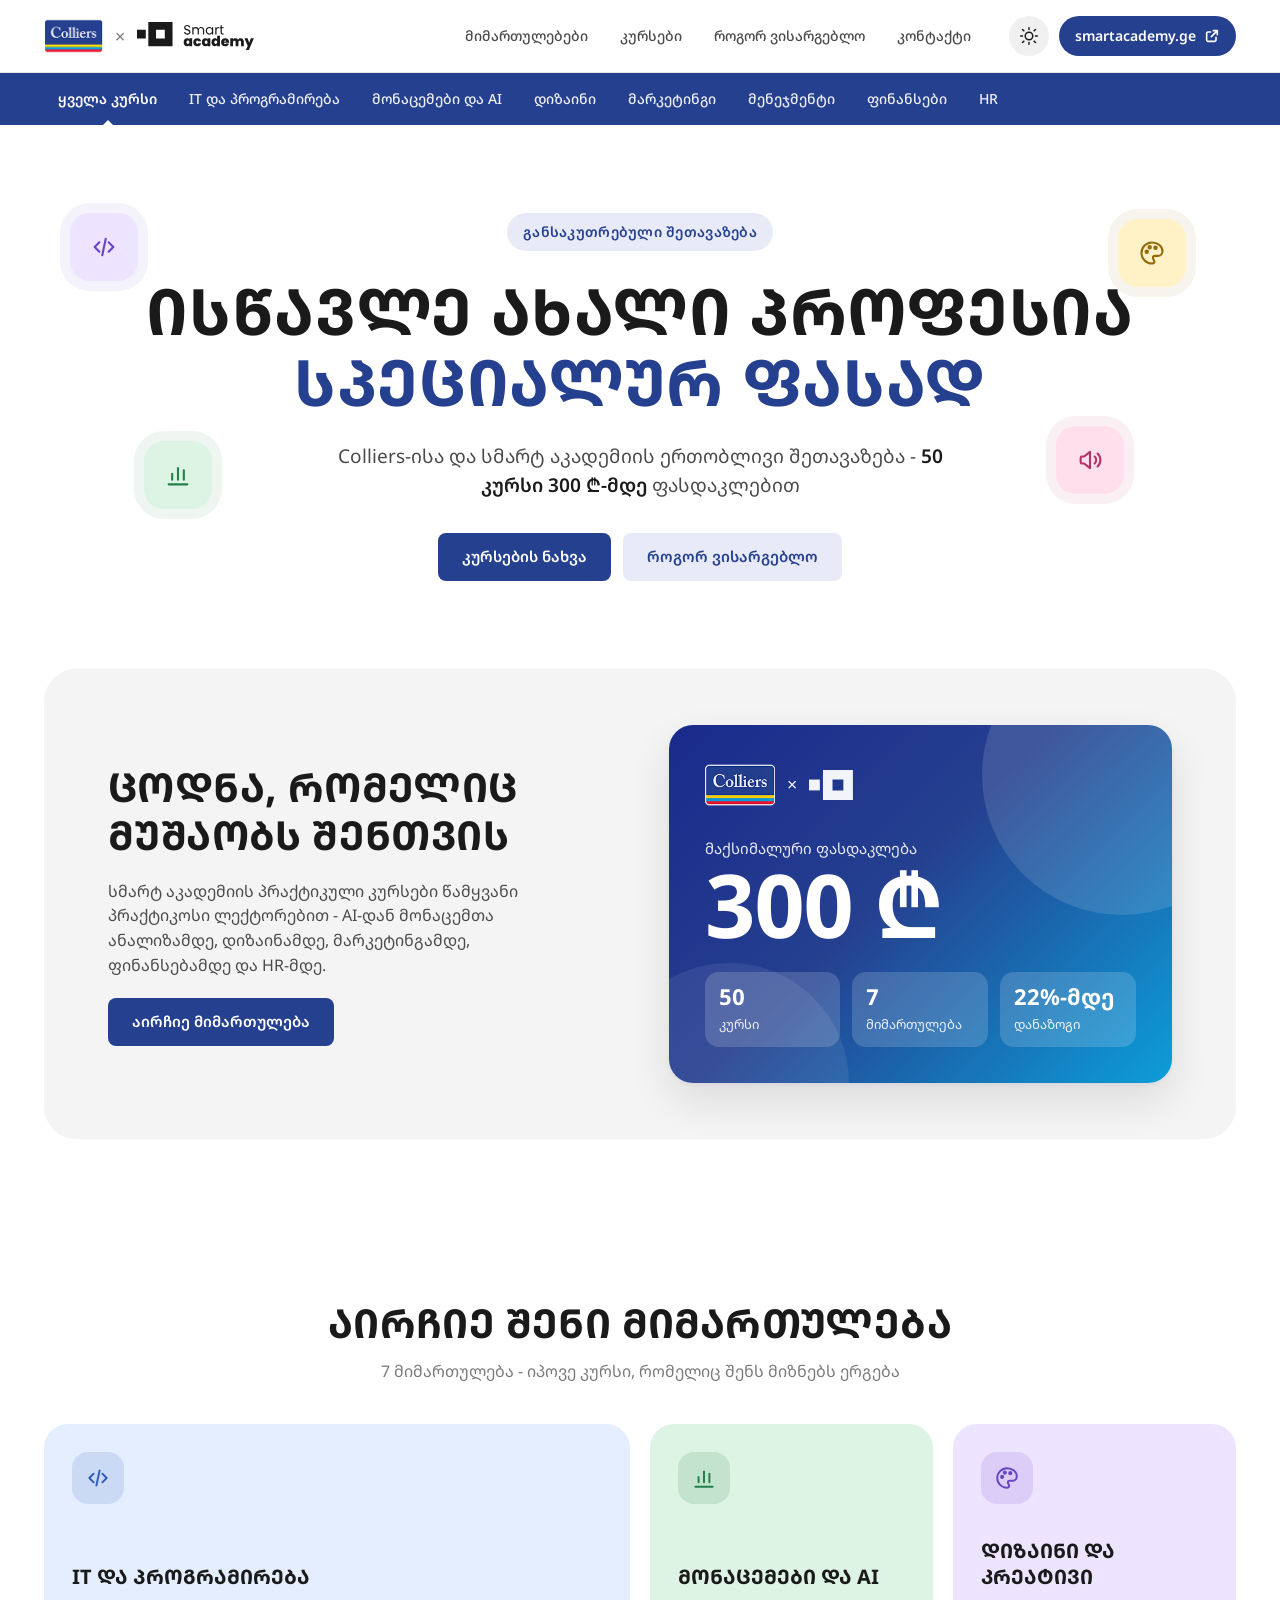
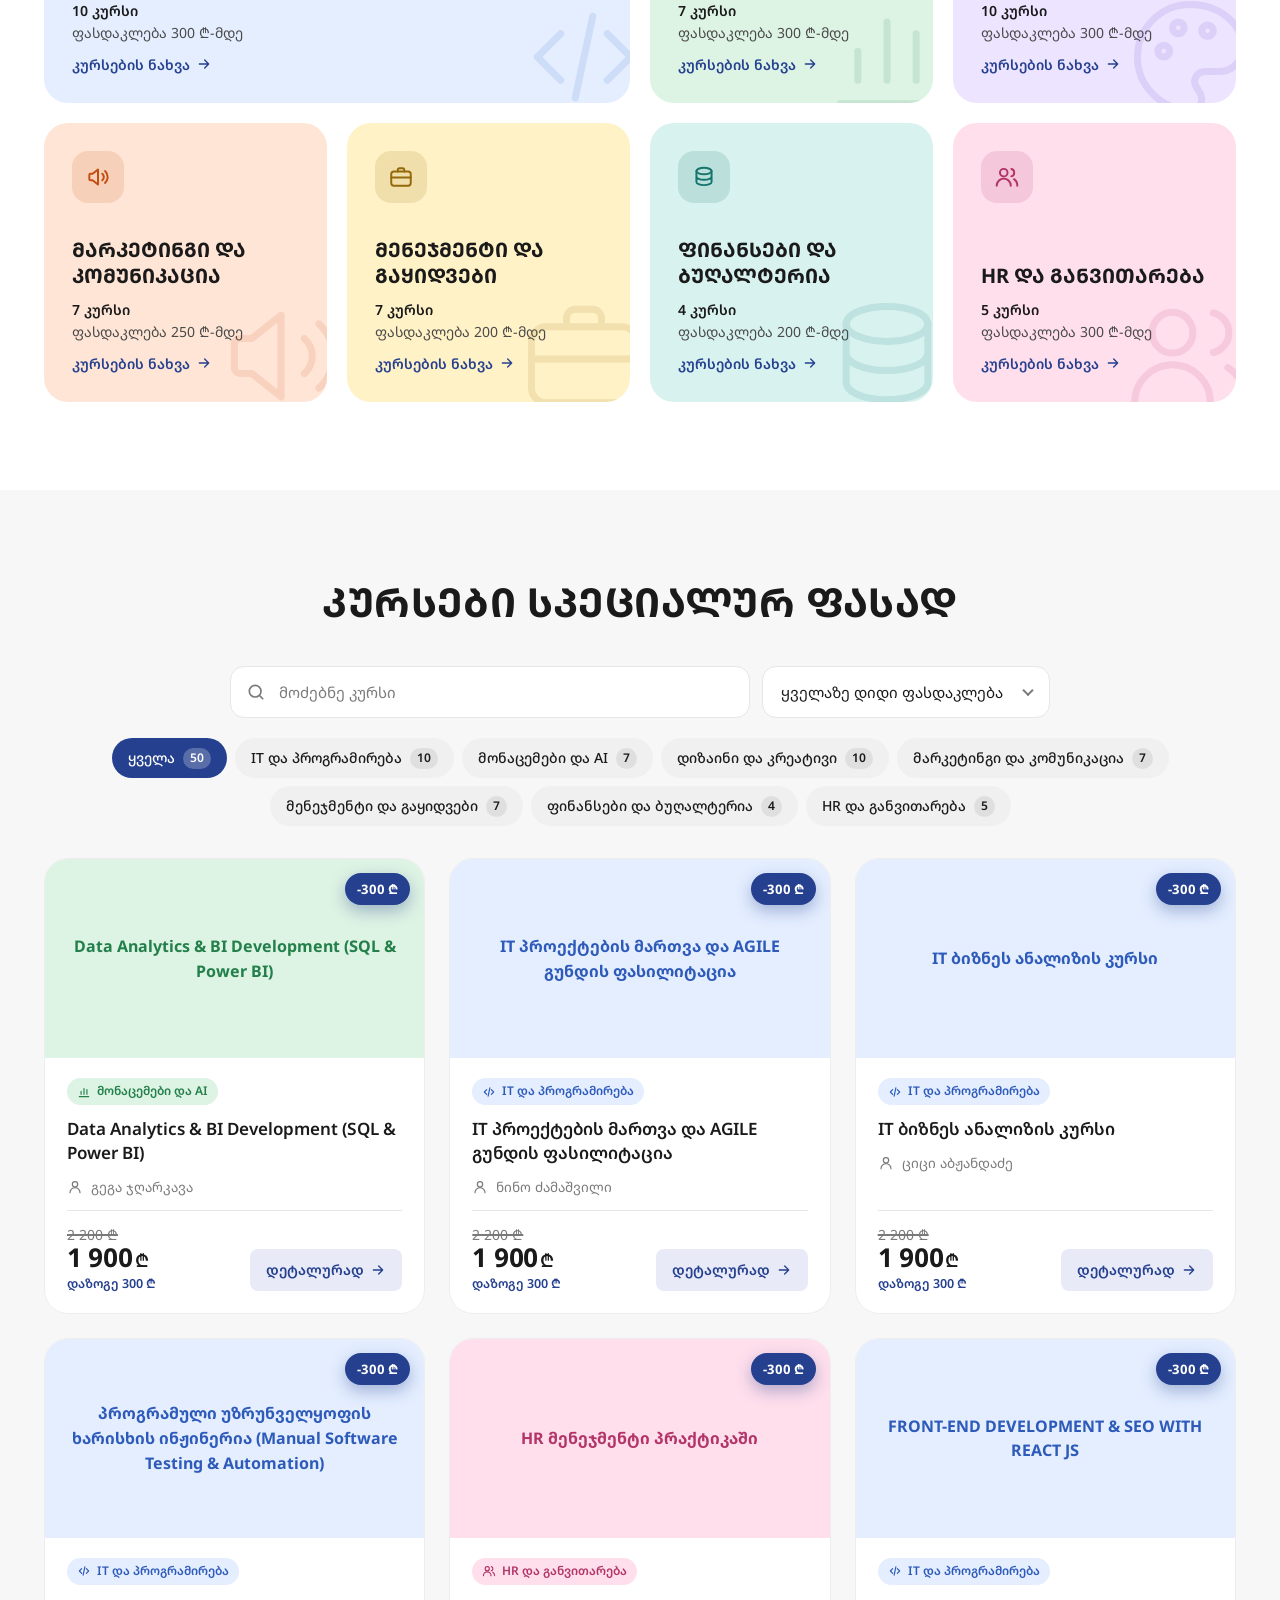
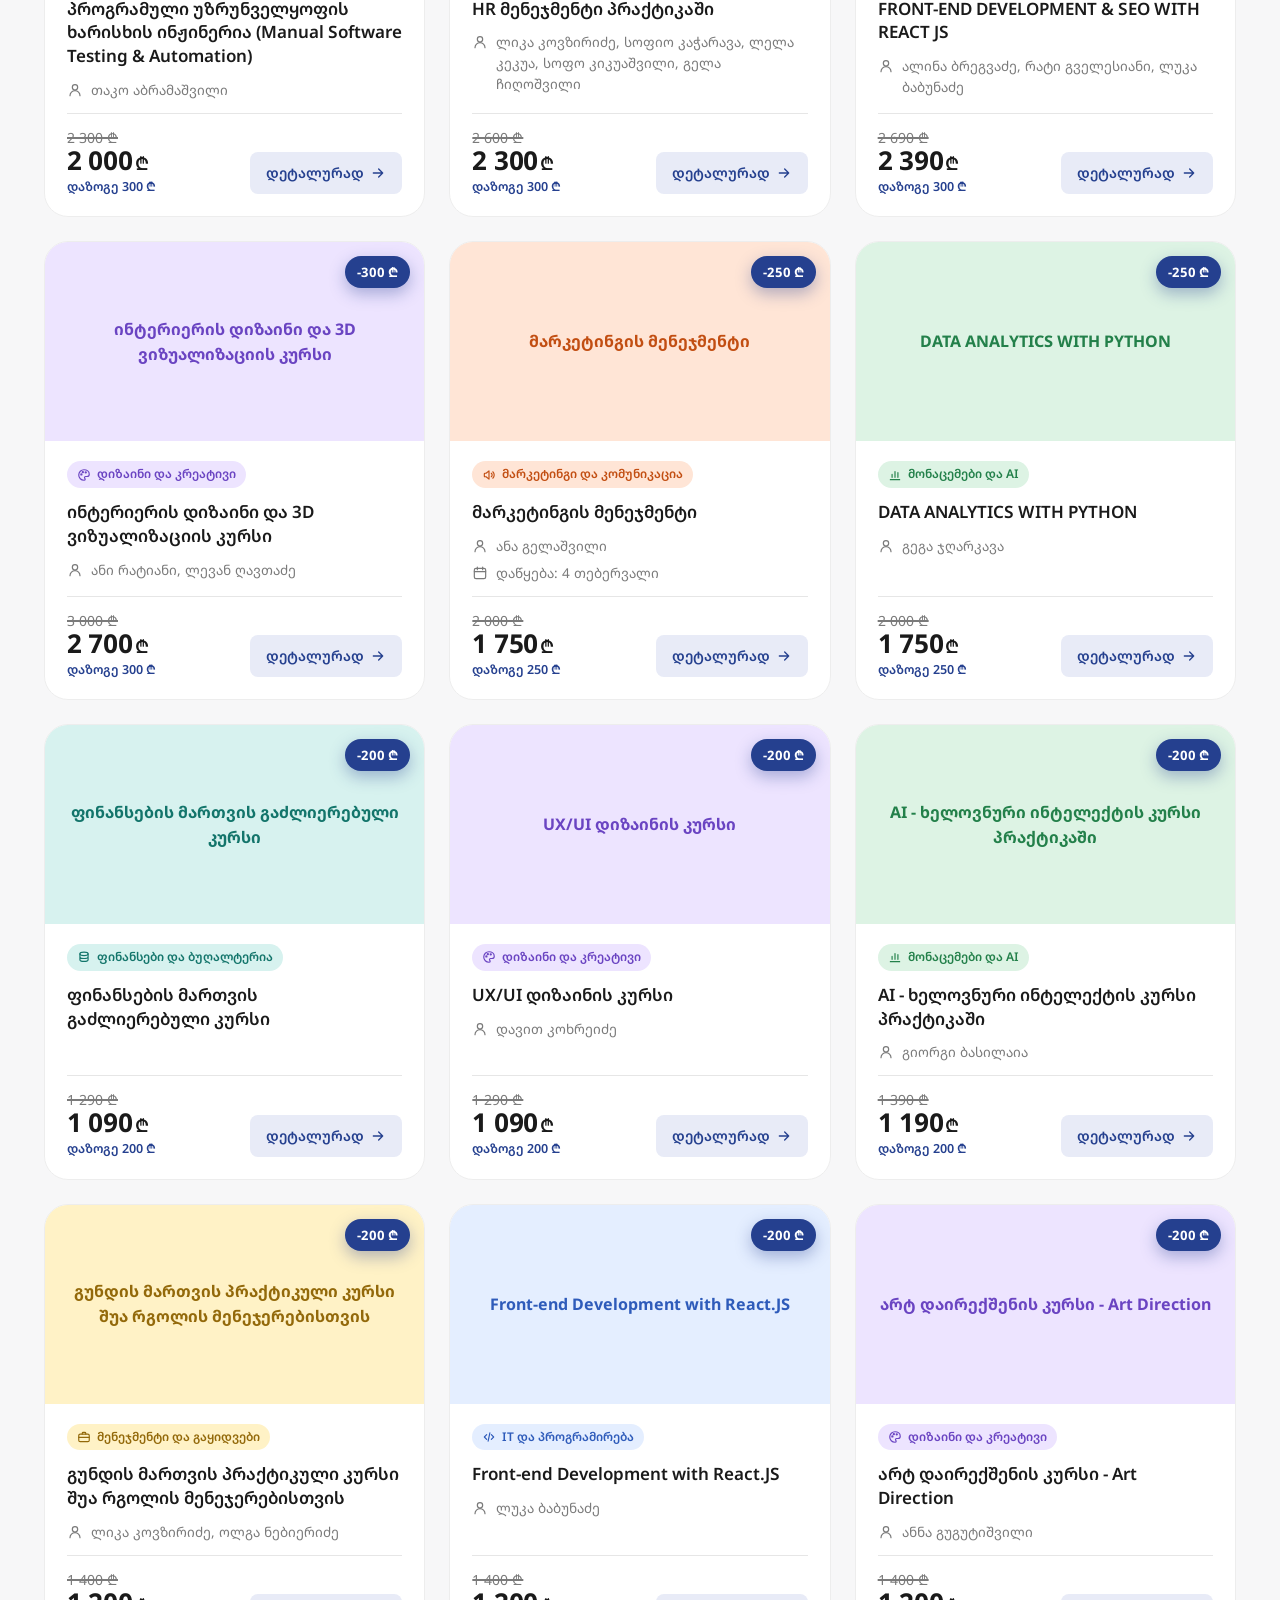
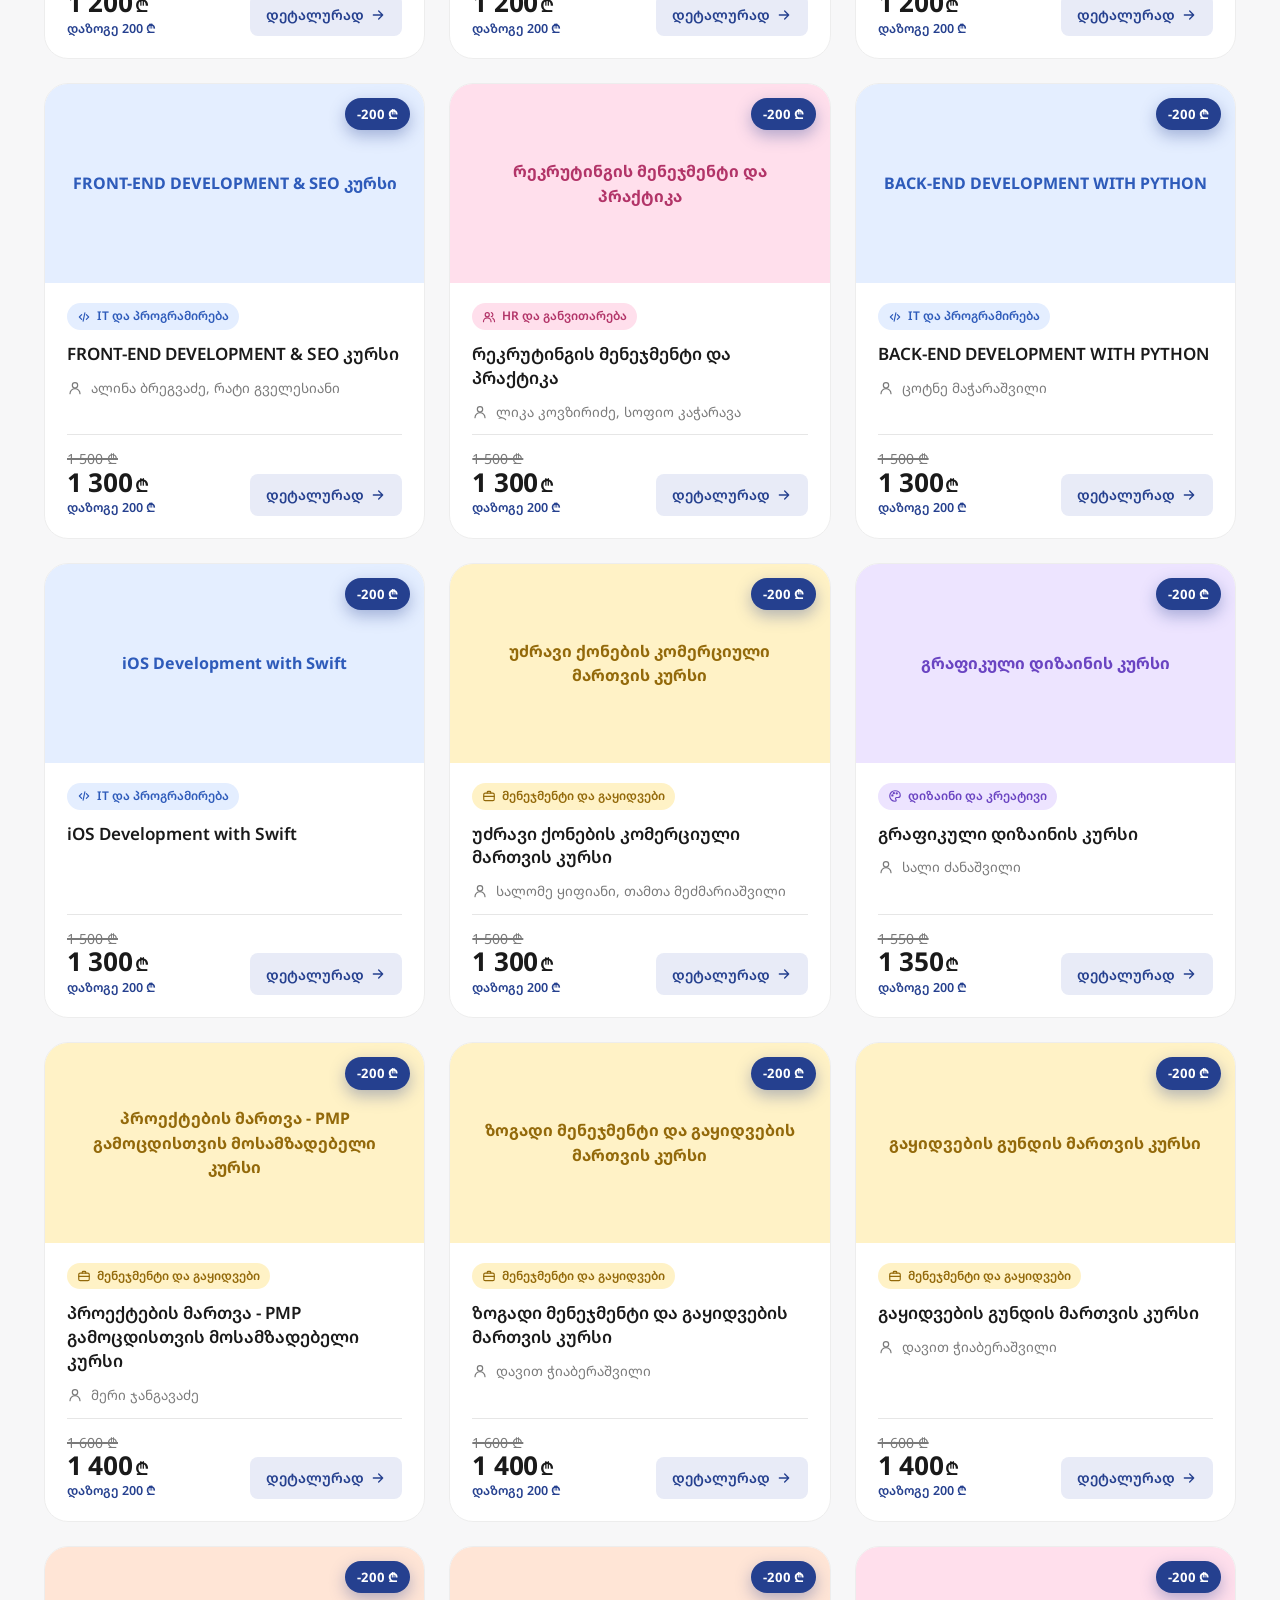
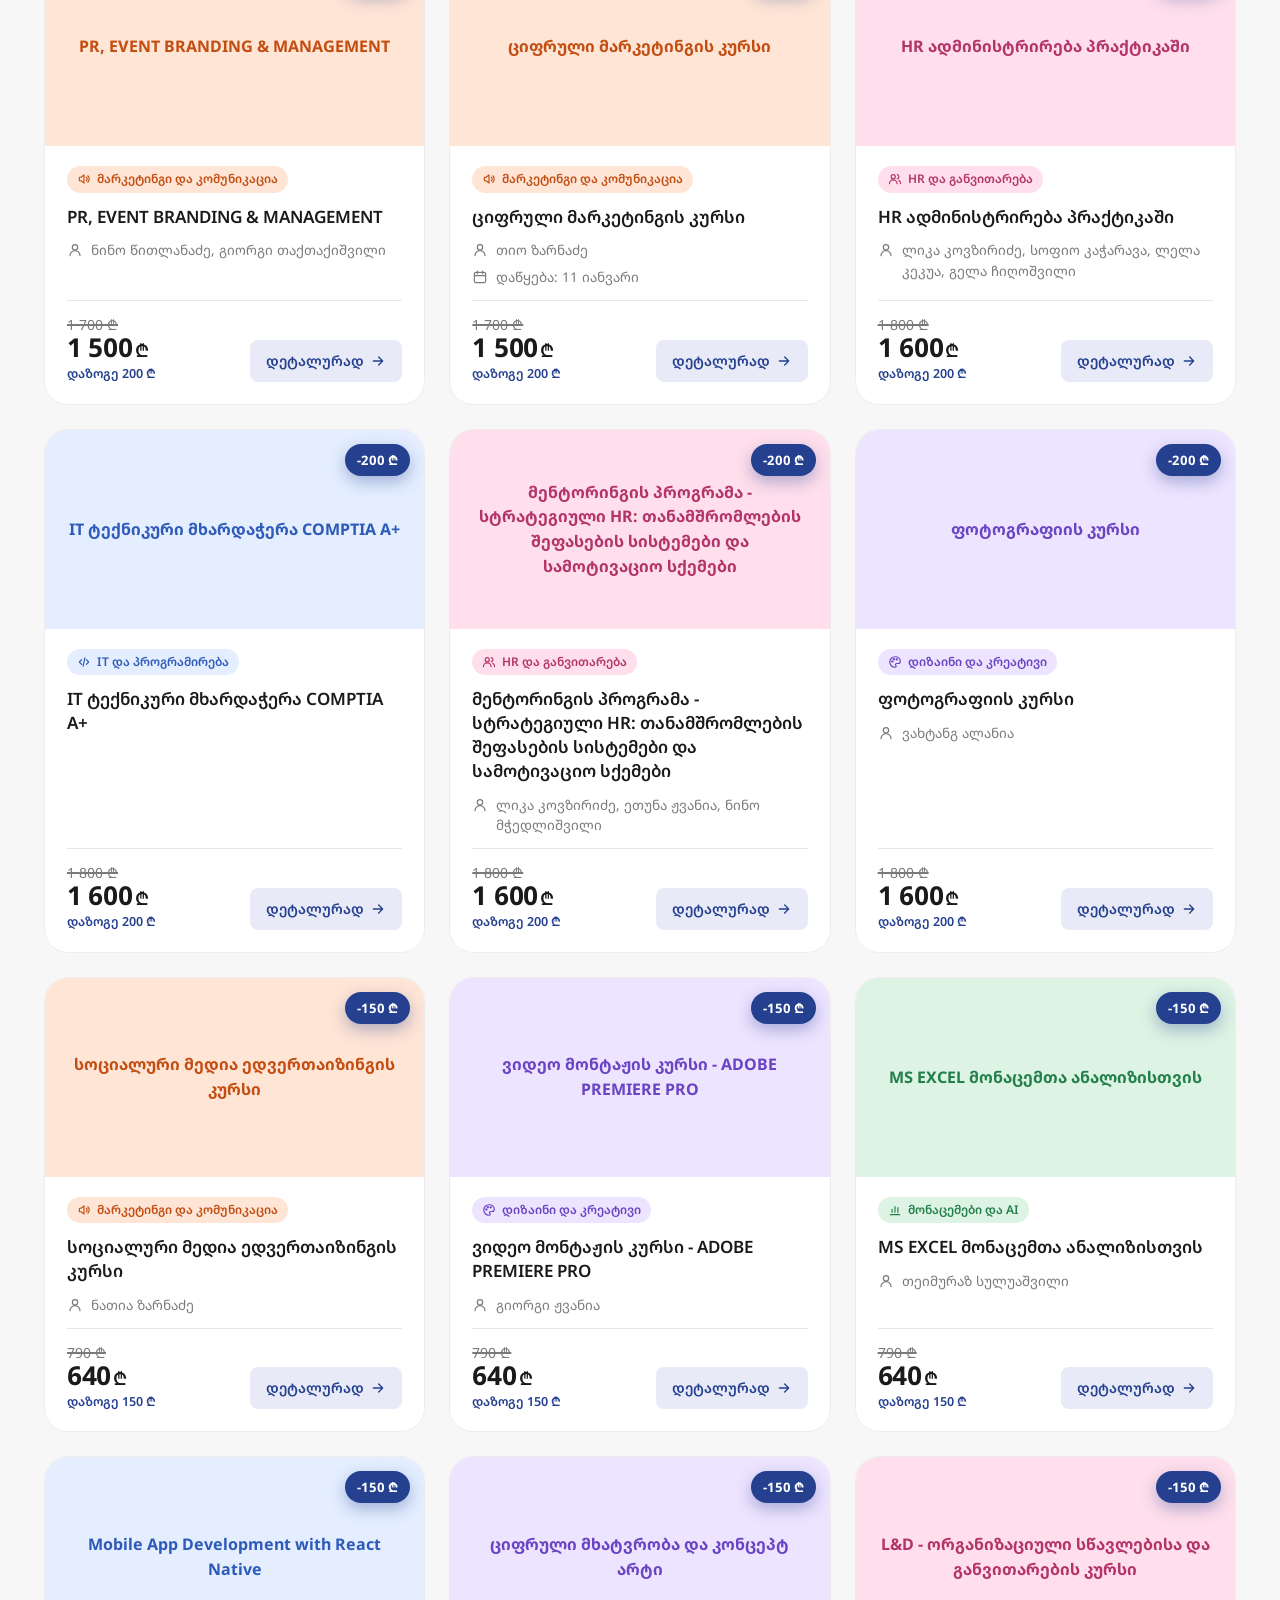
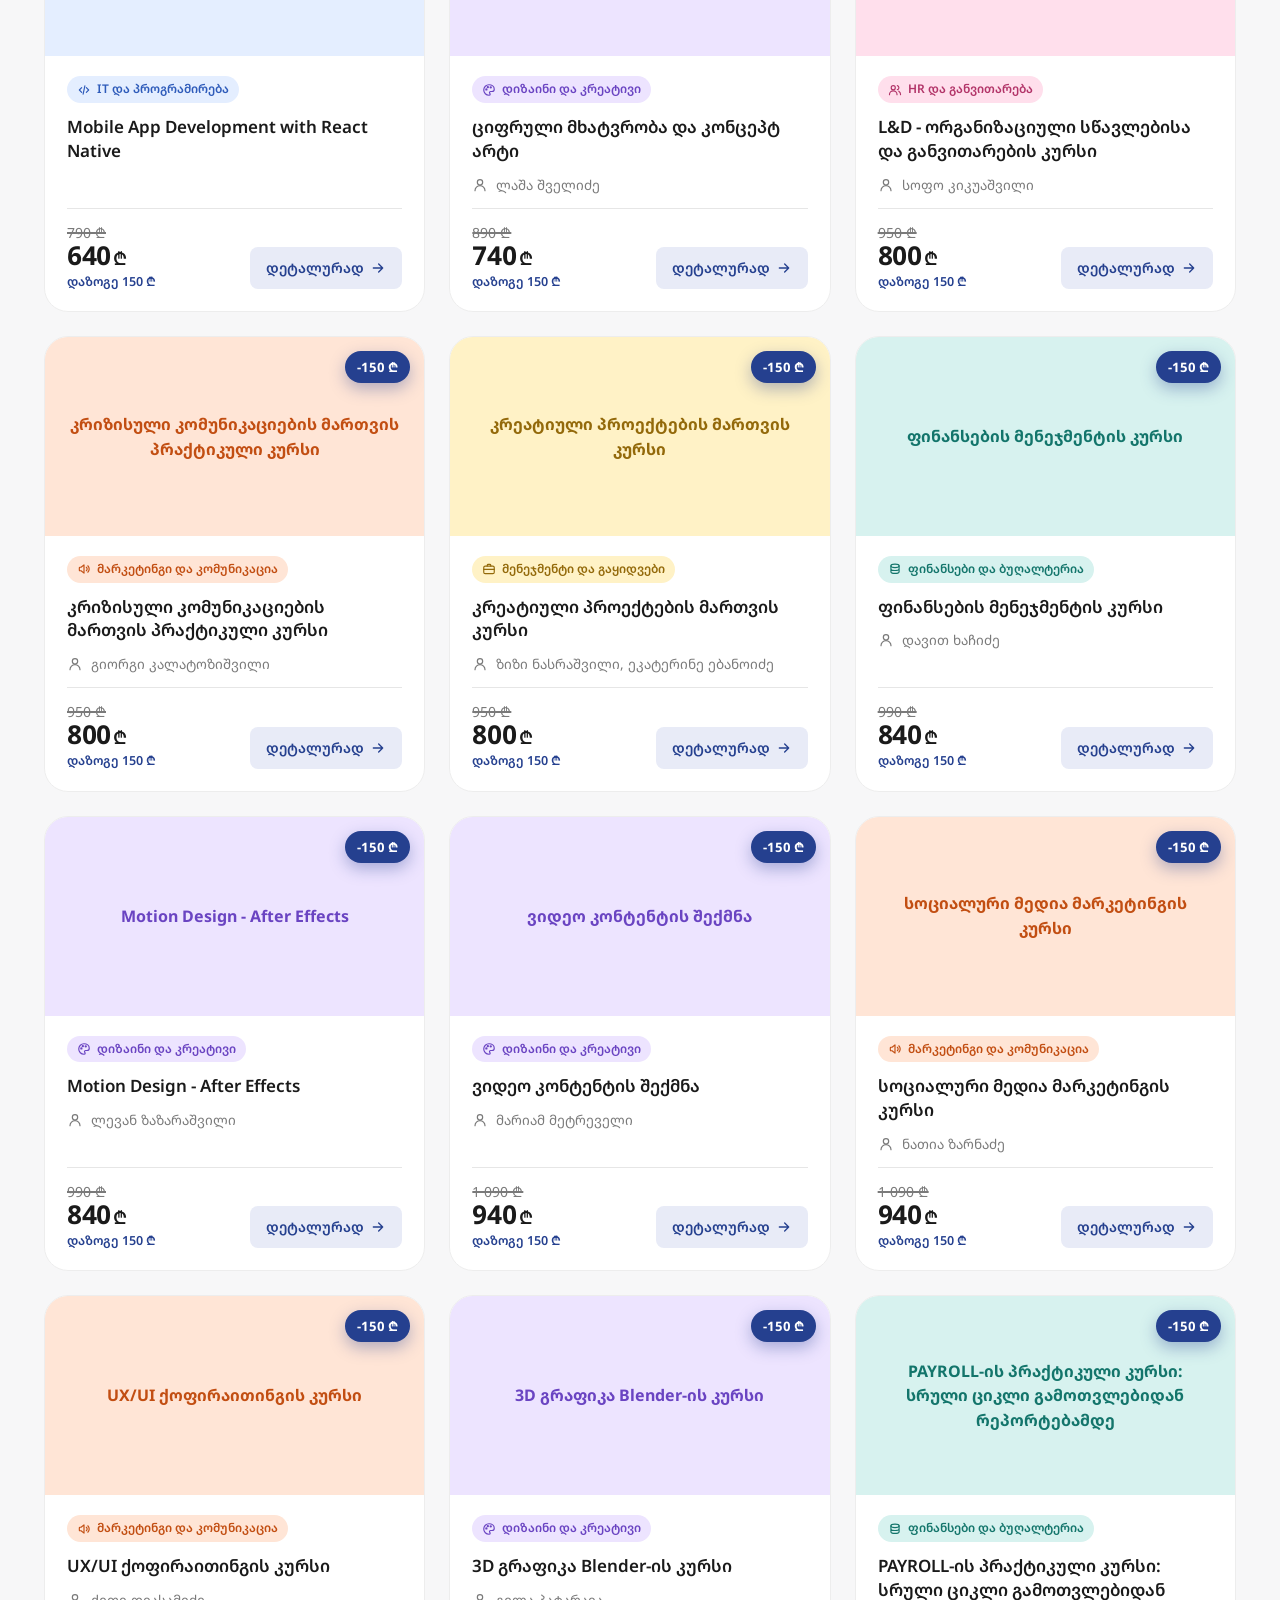
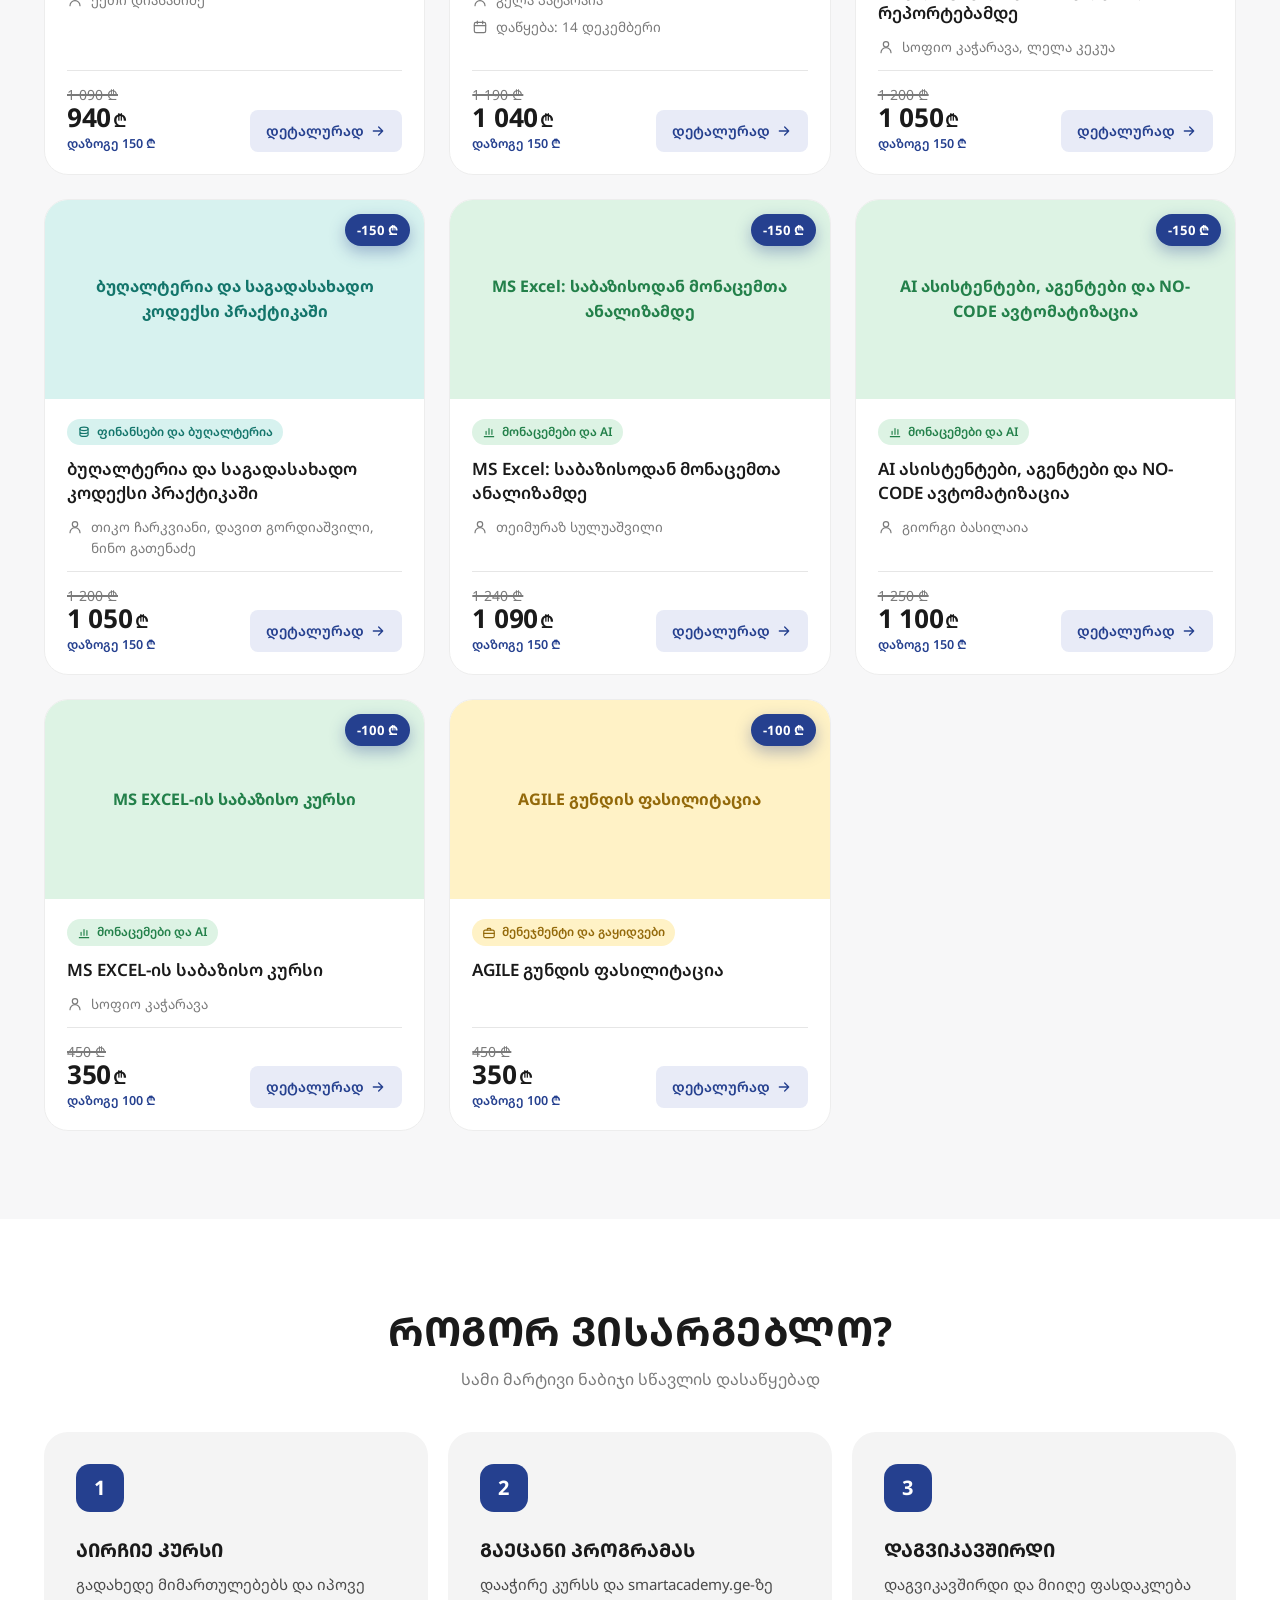
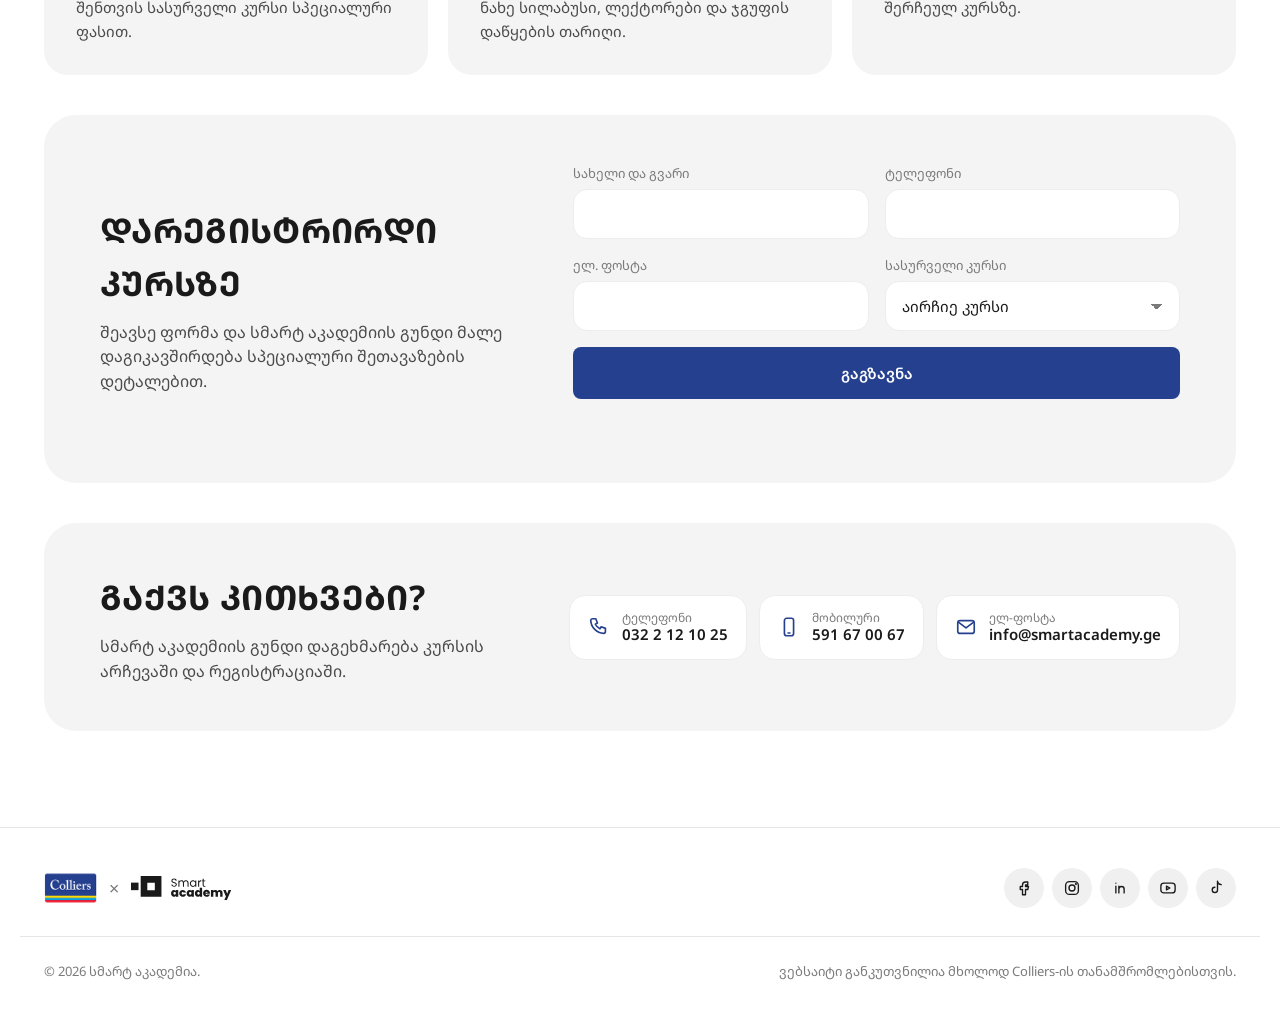
<file: colliersoffer/index.html>
<!DOCTYPE html>
<html lang="ka">
<head>
<meta charset="utf-8">
<meta name="viewport" content="width=device-width, initial-scale=1">
<title>Colliers × Smart Academy</title>
<meta name="description" content="Colliers-ისა და სმარტ აკადემიის სპეციალური შეთავაზება: 50 კურსი 300 ₾-მდე ფასდაკლებით - IT, მონაცემები და AI, დიზაინი, მარკეტინგი, მენეჯმენტი, ფინანსები და HR.">
<meta name="theme-color" content="#25408F">
<meta property="og:url" content="https://business.smartacademy.ge/colliersoffer/">
<meta property="fb:app_id" content="2274464596122860">
<meta property="og:type" content="website">
<meta property="og:title" content="Colliers × Smart Academy">
<meta property="og:description" content="50 კურსი 300 ₾-მდე ფასდაკლებით. აირჩიე მიმართულება და დაიწყე სწავლა.">
<meta property="og:image" content="https://business.smartacademy.ge/colliersoffer/assets/img/og-image.png">
<meta property="og:image:width" content="1200">
<meta property="og:image:height" content="630">
<meta name="twitter:card" content="summary_large_image">
<link rel="icon" href="favicon.ico?v=2" sizes="any">
<link rel="icon" type="image/svg+xml" href="assets/img/favicon.svg?v=2">
<link rel="apple-touch-icon" href="assets/img/apple-touch-icon.png?v=2">
<link rel="preconnect" href="https://fonts.googleapis.com">
<link rel="preconnect" href="https://fonts.gstatic.com" crossorigin>
<link rel="stylesheet" href="https://fonts.googleapis.com/css2?family=Noto+Sans+Georgian:wght@400;500;600;700&display=swap">
<link rel="stylesheet" href="assets/css/style.css?v=6">
<script>
(function () {
  try {
    var t = localStorage.getItem('bgoffer-theme');
    if (t === 'light' || t === 'dark') document.documentElement.setAttribute('data-theme', t);
  } catch (e) {}
})();
</script>
</head>
<body>
<svg class="sprite" xmlns="http://www.w3.org/2000/svg" aria-hidden="true" focusable="false">
<symbol id="sa-logo" viewBox="0 0 987.3 236.5"><path d="M422.8,136.8c9.6,0,16.2,4.2,19.7,10.2v-9.3h23.4v67h-23.4v-9.3c-3.5,6-10.3,10.2-19.7,10.2 c-15.9,0-28.5-13-28.5-34.4S406.9,136.8,422.8,136.8z M430.3,157.2c-6.7,0-12.2,4.8-12.2,13.9c0,9,5.5,14,12.2,14 c6.6,0,12.2-4.9,12.2-14C442.5,162.1,436.9,157.2,430.3,157.2z"/><path d="M509.4,136.8c17,0,29.4,9.7,32.7,26.5h-24.8c-1.3-4.1-3.9-6.6-8.4-6.6c-5.7,0-9.6,4.8-9.6,14.3 c0,9.7,3.8,14.4,9.6,14.4c4.4,0,7-2.4,8.4-6.6h24.8c-3.3,16.6-15.8,26.5-32.7,26.5c-19.9,0-33.9-13-33.9-34.4 C475.4,149.8,489.4,136.8,509.4,136.8z"/><path d="M576.5,136.8c9.6,0,16.2,4.2,19.7,10.2v-9.3h23.4v67h-23.4v-9.3c-3.5,6-10.3,10.2-19.7,10.2 c-15.9,0-28.5-13-28.5-34.4S560.6,136.8,576.5,136.8z M584,157.2c-6.7,0-12.2,4.8-12.2,13.9c0,9,5.5,14,12.2,14 c6.6,0,12.2-4.9,12.2-14C596.2,162.1,590.6,157.2,584,157.2z"/><path d="M657.8,136.8c8.8,0,15.8,3.9,19.5,10v-30.6h23.5v88.4h-23.5v-9.3c-3.5,6-10.2,10.2-19.6,10.2 c-15.9,0-28.5-13-28.5-34.4S641.8,136.8,657.8,136.8z M665.2,157.2c-6.7,0-12.2,4.8-12.2,13.9c0,9,5.5,14,12.2,14 c6.6,0,12.2-4.9,12.2-14C677.4,162.1,671.8,157.2,665.2,157.2z"/><path d="M744.4,205.4c-19.8,0-34-13-34-34.4c0-21.3,14-34.3,34-34.3c19.8,0,33.8,12.8,33.8,33.6c0,1.8-0.1,3.7-0.4,5.5 h-44.3c0.5,7.8,4.7,10.9,9.9,10.9c4.5,0,7-2.5,8.4-5.3h25C773.6,195.2,761.1,205.4,744.4,205.4z M733.6,164.5h20.7 c0-6-4.7-9.2-10-9.2C738.6,155.3,734.7,158.4,733.6,164.5z"/><path d="M879,168.7c0-7.3-4.4-11.3-11.1-11.3c-6.8,0-11.1,4.1-11.1,11.3v35.9h-23.4v-35.9c0-7.3-4.3-11.3-11-11.3 c-6.9,0-11.2,4.1-11.2,11.3v35.9h-23.4v-67h23.4v8.8c3.8-5.4,10.4-9.4,19.5-9.4c10,0,17.9,4.5,22.3,12.3 c4.5-6.8,12.4-12.3,22.3-12.3c17,0,27.1,11,27.1,28.5v39H879L879,168.7L879,168.7z"/><path d="M961.6,137.6h25.7l-42.5,98.9h-25.4l16-34.8l-27.5-64.1h26l14.1,38L961.6,137.6z"/><path d="M425.3,106.9c-15.9,0-27.2-8.9-27.4-22h11c0.7,6.6,5.4,13.2,16.4,13.2c10,0,15.9-5.7,15.9-13.2 c0-21.4-42.9-7.7-42.9-37.2c0-13.1,10.6-22,26.3-22c15.1,0,25,8.3,26.3,20.4h-11.4c-0.7-5.4-5.7-11.4-15.4-11.5 c-8.5-0.2-15.3,4.2-15.3,12.8c0,20.5,42.8,7.7,42.8,37.1C451.7,95.8,442.5,106.9,425.3,106.9z"/><path d="M557,70.9c0-12.8-6.8-19.2-17.1-19.2c-10.5,0-17.6,6.7-17.6,20.2v34.4h-10.2V71c0-12.8-6.8-19.2-17.1-19.2 c-10.5,0-17.6,6.7-17.6,20.2v34.4H467V43.8h10.4v9c4.1-6.6,11.5-10.1,19.7-10.1c10.2,0,18.8,4.6,22.9,13.9 c3.6-9,12.5-13.9,22.1-13.9c14.2,0,25.3,8.9,25.3,26.8v36.8h-10.2V70.9H557z"/><path d="M610,42.7c11.6,0,19.6,5.9,23.2,12.4V43.8h10.5v62.4h-10.5V94.6c-3.8,6.7-11.8,12.6-23.3,12.6 c-16.6,0-29.5-13.1-29.5-32.5S593.2,42.7,610,42.7z M612,51.7c-11.4,0-21.1,8.3-21.1,23S600.6,98,612,98c11.4,0,21.2-8.5,21.2-23.2 C633.2,60.4,623.4,51.7,612,51.7z"/><path d="M671.6,106.1h-10.4V43.8h10.4v10.1c3.5-6.9,10.2-11.3,20.2-11.3v10.7h-2.7c-9.9,0-17.4,4.4-17.4,18.9 L671.6,106.1L671.6,106.1z"/><path d="M706,52.3h-8.1v-8.5h8.1V28h10.4v15.8h16.3v8.5h-16.3v36.8c0,6.1,2.3,8.3,8.7,8.3h7.6v8.8h-9.3 c-11,0-17.3-4.6-17.3-17.1V52.3H706z"/><path d="M300,0H95.5v204.6h204.6V0H300z M160.7,139.4V65.3h74.1v74.1H160.7z"/><rect y="65.3" width="74.1" height="74.1"/></symbol>
<symbol id="sa-mark" viewBox="0 0 300 205"><path d="M300,0H95.5v204.6h204.6V0H300z M160.7,139.4V65.3h74.1v74.1H160.7z"/><rect y="65.3" width="74.1" height="74.1"/></symbol>
<symbol id="i-it" viewBox="0 0 24 24"><path d="m8 8-4 4 4 4M16 8l4 4-4 4M13.5 5l-3 14"/></symbol>
<symbol id="i-data" viewBox="0 0 24 24"><path d="M4 20h16M7 16v-5M12 16V6M17 16v-8"/></symbol>
<symbol id="i-design" viewBox="0 0 24 24"><path d="M12 3a9 9 0 1 0 0 18c1.3 0 2-.8 2-1.8 0-1.4-1.2-1.7-1.2-3 0-1 .8-1.7 1.8-1.7H17a4 4 0 0 0 4-4C21 6.2 17 3 12 3Z"/><circle cx="7.5" cy="11" r="1"/><circle cx="10" cy="7" r="1"/><circle cx="15" cy="7.5" r="1"/></symbol>
<symbol id="i-marketing" viewBox="0 0 24 24"><path d="M4 10v4a1 1 0 0 0 1 1h2l5 4V5L7 9H5a1 1 0 0 0-1 1ZM16 9a4 4 0 0 1 0 6M18.5 6.5a7.5 7.5 0 0 1 0 11"/></symbol>
<symbol id="i-management" viewBox="0 0 24 24"><rect x="3" y="7" width="18" height="13" rx="2.5"/><path d="M9 7V5.5A1.5 1.5 0 0 1 10.5 4h3A1.5 1.5 0 0 1 15 5.5V7M3 12.5h18"/></symbol>
<symbol id="i-finance" viewBox="0 0 24 24"><ellipse cx="12" cy="6.5" rx="7" ry="3"/><path d="M5 6.5v5c0 1.7 3.1 3 7 3s7-1.3 7-3v-5M5 11.5v5c0 1.7 3.1 3 7 3s7-1.3 7-3v-5"/></symbol>
<symbol id="i-hr" viewBox="0 0 24 24"><circle cx="9" cy="8" r="3.5"/><path d="M2.5 20a6.5 6.5 0 0 1 13 0M16 4.6a3.5 3.5 0 0 1 0 6.8M18.5 14a6.5 6.5 0 0 1 3 6"/></symbol>
<symbol id="i-cal" viewBox="0 0 24 24"><rect x="3.5" y="5" width="17" height="15.5" rx="2.5"/><path d="M8 3v4M16 3v4M3.5 10h17"/></symbol>
<symbol id="i-user" viewBox="0 0 24 24"><circle cx="12" cy="8" r="4"/><path d="M4.5 20.5a7.5 7.5 0 0 1 15 0"/></symbol>
<symbol id="i-arrow" viewBox="0 0 24 24"><path d="M5 12h14M13 6l6 6-6 6"/></symbol>
<symbol id="i-all" viewBox="0 0 24 24"><rect x="4" y="4" width="6.5" height="6.5" rx="1.5"/><rect x="13.5" y="4" width="6.5" height="6.5" rx="1.5"/><rect x="4" y="13.5" width="6.5" height="6.5" rx="1.5"/><rect x="13.5" y="13.5" width="6.5" height="6.5" rx="1.5"/></symbol>
</svg>
<a class="skip-link" href="#courses">კურსებზე გადასვლა</a>
<header class="topbar" id="top">
  <div class="container topbar__inner">
    <a class="brand" href="#top" aria-label="Colliers × სმარტ აკადემია - მთავარი">
      <img class="brand__bog" src="assets/img/colliers-logo.webp" alt="Colliers" width="124" height="84">
      <span class="brand__x" aria-hidden="true">×</span>
      <svg class="brand__sa" viewBox="0 0 987.3 236.5" aria-hidden="true"><use href="#sa-logo"/></svg>
    </a>
    <nav class="topnav" aria-label="მთავარი ნავიგაცია">
      <a href="#directions">მიმართულებები</a>
      <a href="#courses">კურსები</a>
      <a href="#how">როგორ ვისარგებლო</a>
      <a href="#contact">კონტაქტი</a>
    </nav>
    <div class="topbar__actions">
      <button class="icon-btn" id="themeToggle" type="button" aria-label="თემის შეცვლა">
        <svg class="i-sun" viewBox="0 0 24 24" aria-hidden="true"><circle cx="12" cy="12" r="4.5"/><path d="M12 2v2.2M12 19.8V22M4.2 4.2l1.6 1.6M18.2 18.2l1.6 1.6M2 12h2.2M19.8 12H22M4.2 19.8l1.6-1.6M18.2 5.8l1.6-1.6"/></svg>
        <svg class="i-moon" viewBox="0 0 24 24" aria-hidden="true"><path d="M20.5 14.6A8.5 8.5 0 0 1 9.4 3.5a8.5 8.5 0 1 0 11.1 11.1Z"/></svg>
      </button>
      <a class="btn btn--primary btn--sm topbar__cta" href="https://smartacademy.ge" target="_blank" rel="noopener">
        smartacademy.ge<svg class="topbar__cta-icon" viewBox="0 0 24 24" aria-hidden="true"><path d="M14 4h6v6M20 4l-9 9M18 14v4a2 2 0 0 1-2 2H6a2 2 0 0 1-2-2V8a2 2 0 0 1 2-2h4"/></svg>
      </a>
    </div>
  </div>
</header>
<div class="catbar">
  <div class="container">
    <nav class="catbar__scroll" aria-label="მიმართულებები" id="catbar"></nav>
  </div>
</div>
<main>
  <section class="hero">
    <div class="container hero__inner">
      <span class="bubble bubble--1" aria-hidden="true"><svg viewBox="0 0 24 24"><use href="#i-it"/></svg></span>
      <span class="bubble bubble--2" aria-hidden="true"><svg viewBox="0 0 24 24"><use href="#i-design"/></svg></span>
      <span class="bubble bubble--3" aria-hidden="true"><svg viewBox="0 0 24 24"><use href="#i-data"/></svg></span>
      <span class="bubble bubble--4" aria-hidden="true"><svg viewBox="0 0 24 24"><use href="#i-marketing"/></svg></span>
      <span class="pill-badge">განსაკუთრებული შეთავაზება</span>
      <h1 class="caps hero__title">ისწავლე ახალი პროფესია<span>სპეციალურ ფასად</span></h1>
      <p class="hero__lead">Colliers-ისა და სმარტ აკადემიის ერთობლივი შეთავაზება - <strong><span data-stat="count">50</span> კურსი</strong> <strong><span data-stat="maxDiscount">300</span> ₾-მდე</strong> ფასდაკლებით</p>
      <div class="hero__actions">
        <a class="btn btn--primary" href="#courses">კურსების ნახვა</a>
        <a class="btn btn--soft" href="#how">როგორ ვისარგებლო</a>
      </div>
    </div>
  </section>
  <section class="section section--tight">
    <div class="container">
      <div class="promo">
        <div class="promo__text">
          <h2 class="caps promo__title">ცოდნა, რომელიც<br>მუშაობს შენთვის</h2>
          <p>სმარტ აკადემიის პრაქტიკული კურსები წამყვანი პრაქტიკოსი ლექტორებით - AI-დან მონაცემთა ანალიზამდე, დიზაინამდე, მარკეტინგამდე, ფინანსებამდე და HR-მდე.</p>
          <a class="btn btn--primary" href="#directions">აირჩიე მიმართულება</a>
        </div>
        <div class="promo__visual">
          <div class="promo__card">
            <div class="promo__logos">
              <img class="promo__bog" src="assets/img/colliers-logo.webp" alt="Colliers" width="124" height="84">
              <span aria-hidden="true">×</span>
              <svg class="promo__sa" viewBox="0 0 300 205" aria-hidden="true"><use href="#sa-mark"/></svg>
            </div>
            <p class="promo__label">მაქსიმალური ფასდაკლება</p>
            <p class="promo__big"><span data-stat="maxDiscount">300</span> ₾</p>
            <ul class="promo__stats">
              <li><b data-stat="count">50</b><span>კურსი</span></li>
              <li><b data-stat="cats">7</b><span>მიმართულება</span></li>
              <li><b><span data-stat="maxPercent">22</span>%-მდე</b><span>დანაზოგი</span></li>
            </ul>
          </div>
        </div>
      </div>
    </div>
  </section>
  <section class="section" id="directions">
    <div class="container">
      <div class="section__head">
        <h2 class="caps section__title">აირჩიე შენი მიმართულება</h2>
        <p class="section__sub">7 მიმართულება - იპოვე კურსი, რომელიც შენს მიზნებს ერგება</p>
      </div>
      <div class="bento" id="bento"></div>
    </div>
  </section>
  <section class="section section--alt" id="courses">
    <div class="container">
      <div class="section__head">
        <h2 class="caps section__title">კურსები სპეციალურ ფასად</h2>
      </div>
      <div class="toolbar">
        <label class="search">
          <svg viewBox="0 0 24 24" aria-hidden="true"><circle cx="11" cy="11" r="7"/><path d="m20 20-3.5-3.5"/></svg>
          <input type="search" id="search" placeholder="მოძებნე კურსი" autocomplete="off" aria-label="კურსის ძიება">
        </label>
        <label class="select">
          <span class="visually-hidden">დალაგება</span>
          <select id="sort" aria-label="დალაგება">
            <option value="discount">ყველაზე დიდი ფასდაკლება</option>
            <option value="price-asc">ფასი: ზრდადობით</option>
            <option value="price-desc">ფასი: კლებადობით</option>
            <option value="start">დაწყების თარიღით</option>
            <option value="az">სახელით (ა-ჰ)</option>
          </select>
        </label>
      </div>
      <div class="chips" id="chips" role="toolbar" aria-label="მიმართულების ფილტრი"></div>
      <div class="grid" id="grid"></div>
      <div class="empty" id="empty" hidden>
        <p class="empty__title">კურსი ვერ მოიძებნა</p>
        <p>სცადე სხვა საძიებო სიტყვა ან აირჩიე ყველა მიმართულება.</p>
        <button class="btn btn--soft" type="button" id="resetFilters">ფილტრის გასუფთავება</button>
      </div>
      <noscript><p class="noscript">კურსების სანახავად ჩართე JavaScript ან ეწვიე <a href="https://smartacademy.ge">smartacademy.ge</a>-ს.</p></noscript>
    </div>
  </section>
  <section class="section" id="how">
    <div class="container">
      <div class="section__head">
        <h2 class="caps section__title">როგორ ვისარგებლო?</h2>
        <p class="section__sub">სამი მარტივი ნაბიჯი სწავლის დასაწყებად</p>
      </div>
      <ol class="steps">
        <li class="step">
          <span class="step__num">1</span>
          <h3>აირჩიე კურსი</h3>
          <p>გადახედე მიმართულებებს და იპოვე შენთვის სასურველი კურსი სპეციალური ფასით.</p>
        </li>
        <li class="step">
          <span class="step__num">2</span>
          <h3>გაეცანი პროგრამას</h3>
          <p>დააჭირე კურსს და smartacademy.ge-ზე ნახე სილაბუსი, ლექტორები და ჯგუფის დაწყების თარიღი.</p>
        </li>
        <li class="step">
          <span class="step__num">3</span>
          <h3>დაგვიკავშირდი</h3>
          <p>დაგვიკავშირდი და მიიღე ფასდაკლება შერჩეულ კურსზე.</p>
        </li>
      </ol>
    </div>
  </section>
  <section class="section section--tight" id="apply">
    <div class="container">
      <div class="lead">
        <div class="lead__intro">
          <h2 class="lead__title caps">დარეგისტრირდი კურსზე</h2>
          <p>შეავსე ფორმა და სმარტ აკადემიის გუნდი მალე დაგიკავშირდება სპეციალური შეთავაზების დეტალებით.</p>
        </div>
        <form class="lead__form" id="leadForm" novalidate>
          <label class="field"><span>სახელი და გვარი</span><input type="text" name="name" autocomplete="name" required maxlength="120"></label>
          <label class="field"><span>ტელეფონი</span><input type="tel" name="phone" autocomplete="tel" inputmode="tel" required maxlength="40"></label>
          <label class="field"><span>ელ. ფოსტა</span><input type="email" name="email" autocomplete="email" required maxlength="160"></label>
          <label class="field"><span>სასურველი კურსი</span><select name="course" id="leadCourse" required><option value="">აირჩიე კურსი</option></select></label>
          <input type="text" name="website" class="lead__hp" tabindex="-1" autocomplete="off" aria-hidden="true">
          <button class="btn btn--primary lead__submit" type="submit">გაგზავნა</button>
          <p class="lead__msg" id="leadMsg" role="status" aria-live="polite"></p>
        </form>
      </div>
    </div>
  </section>
  <section class="section section--tight" id="contact">
    <div class="container">
      <div class="contact">
        <div>
          <h2 class="caps contact__title">გაქვს კითხვები?</h2>
          <p>სმარტ აკადემიის გუნდი დაგეხმარება კურსის არჩევაში და რეგისტრაციაში.</p>
        </div>
        <div class="contact__links">
          <a class="contact__item" href="tel:+995322121025">
            <svg viewBox="0 0 24 24" aria-hidden="true"><path d="M5 3h3.5l1.8 4.6-2.3 1.4a11 11 0 0 0 5 5l1.4-2.3L19 13.5V17a2 2 0 0 1-2 2A15 15 0 0 1 3 5a2 2 0 0 1 2-2Z"/></svg>
            <span><small>ტელეფონი</small>032 2 12 10 25</span>
          </a>
          <a class="contact__item" href="tel:+995591670067">
            <svg viewBox="0 0 24 24" aria-hidden="true"><rect x="7" y="2.5" width="10" height="19" rx="2.5"/><path d="M11 18.5h2"/></svg>
            <span><small>მობილური</small>591 67 00 67</span>
          </a>
          <a class="contact__item" href="mailto:info@smartacademy.ge">
            <svg viewBox="0 0 24 24" aria-hidden="true"><rect x="3" y="5" width="18" height="14" rx="2.5"/><path d="m4 7 8 6 8-6"/></svg>
            <span><small>ელ-ფოსტა</small>info@smartacademy.ge</span>
          </a>
        </div>
      </div>
    </div>
  </section>
</main>
<footer class="footer">
  <div class="container footer__inner">
    <div class="footer__brand">
      <img class="footer__bog" src="assets/img/colliers-logo.webp" alt="Colliers" width="124" height="84">
      <span class="brand__x" aria-hidden="true">×</span>
      <svg class="footer__sa" viewBox="0 0 987.3 236.5" aria-hidden="true"><use href="#sa-logo"/></svg>
    </div>
    <nav class="footer__social" aria-label="სოციალური ქსელები">
      <a href="https://www.facebook.com/SmartAcademy.ge/" target="_blank" rel="noopener" aria-label="Facebook"><svg viewBox="0 0 24 24" aria-hidden="true"><path d="M14 8h3V4h-3a4 4 0 0 0-4 4v2H7v4h3v7h4v-7h3l1-4h-4V8.5c0-.3.2-.5.5-.5Z"/></svg></a>
      <a href="https://www.instagram.com/smartacademy.ge/" target="_blank" rel="noopener" aria-label="Instagram"><svg viewBox="0 0 24 24" aria-hidden="true"><rect x="3.5" y="3.5" width="17" height="17" rx="5"/><circle cx="12" cy="12" r="4"/><circle cx="17.2" cy="6.8" r=".6"/></svg></a>
      <a href="https://www.linkedin.com/school/smart-academy-ge/" target="_blank" rel="noopener" aria-label="LinkedIn"><svg viewBox="0 0 24 24" aria-hidden="true"><path d="M6.5 9.5v9M6.5 5.5v.01M10.5 18.5v-9M10.5 13.5a3.5 3.5 0 0 1 7 0v5"/></svg></a>
      <a href="https://www.youtube.com/c/SmartAcademyGE" target="_blank" rel="noopener" aria-label="YouTube"><svg viewBox="0 0 24 24" aria-hidden="true"><rect x="2.5" y="5.5" width="19" height="13" rx="4"/><path d="m10 9.5 4.5 2.5-4.5 2.5Z"/></svg></a>
      <a href="https://www.tiktok.com/@smartacademy.ge" target="_blank" rel="noopener" aria-label="TikTok"><svg viewBox="0 0 24 24" aria-hidden="true"><path d="M14 3v11.5a3.5 3.5 0 1 1-3.5-3.5M14 3c.4 2.6 2.2 4.4 5 4.6"/></svg></a>
    </nav>
  </div>
  <div class="container footer__bottom">
    <p>© <span id="year">2026</span> სმარტ აკადემია.</p>
    <p>ვებსაიტი განკუთვნილია მხოლოდ Colliers-ის თანამშრომლებისთვის.</p>
  </div>
</footer>
<script src="assets/js/courses.js"></script>
<script src="assets/js/app.js"></script>
<script src="assets/js/form.js?v=2"></script>
</body>
</html>
</file>
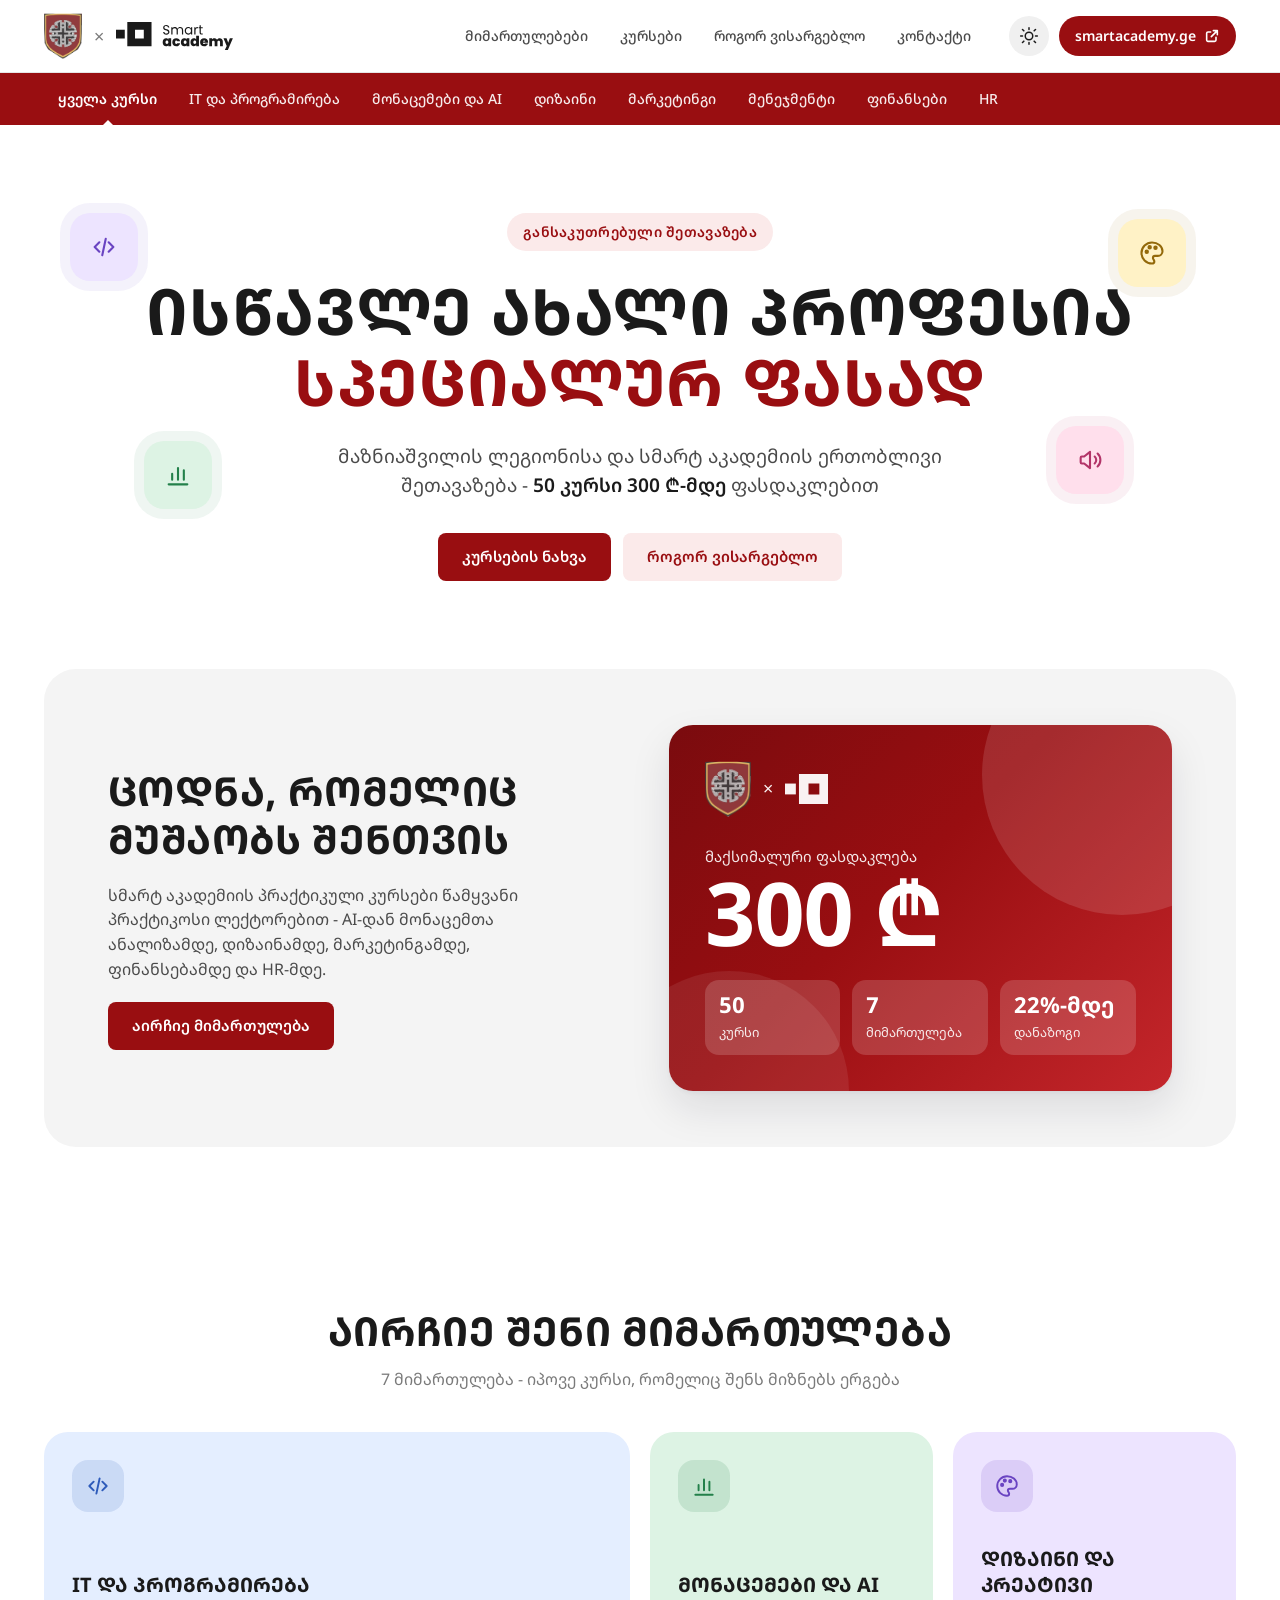
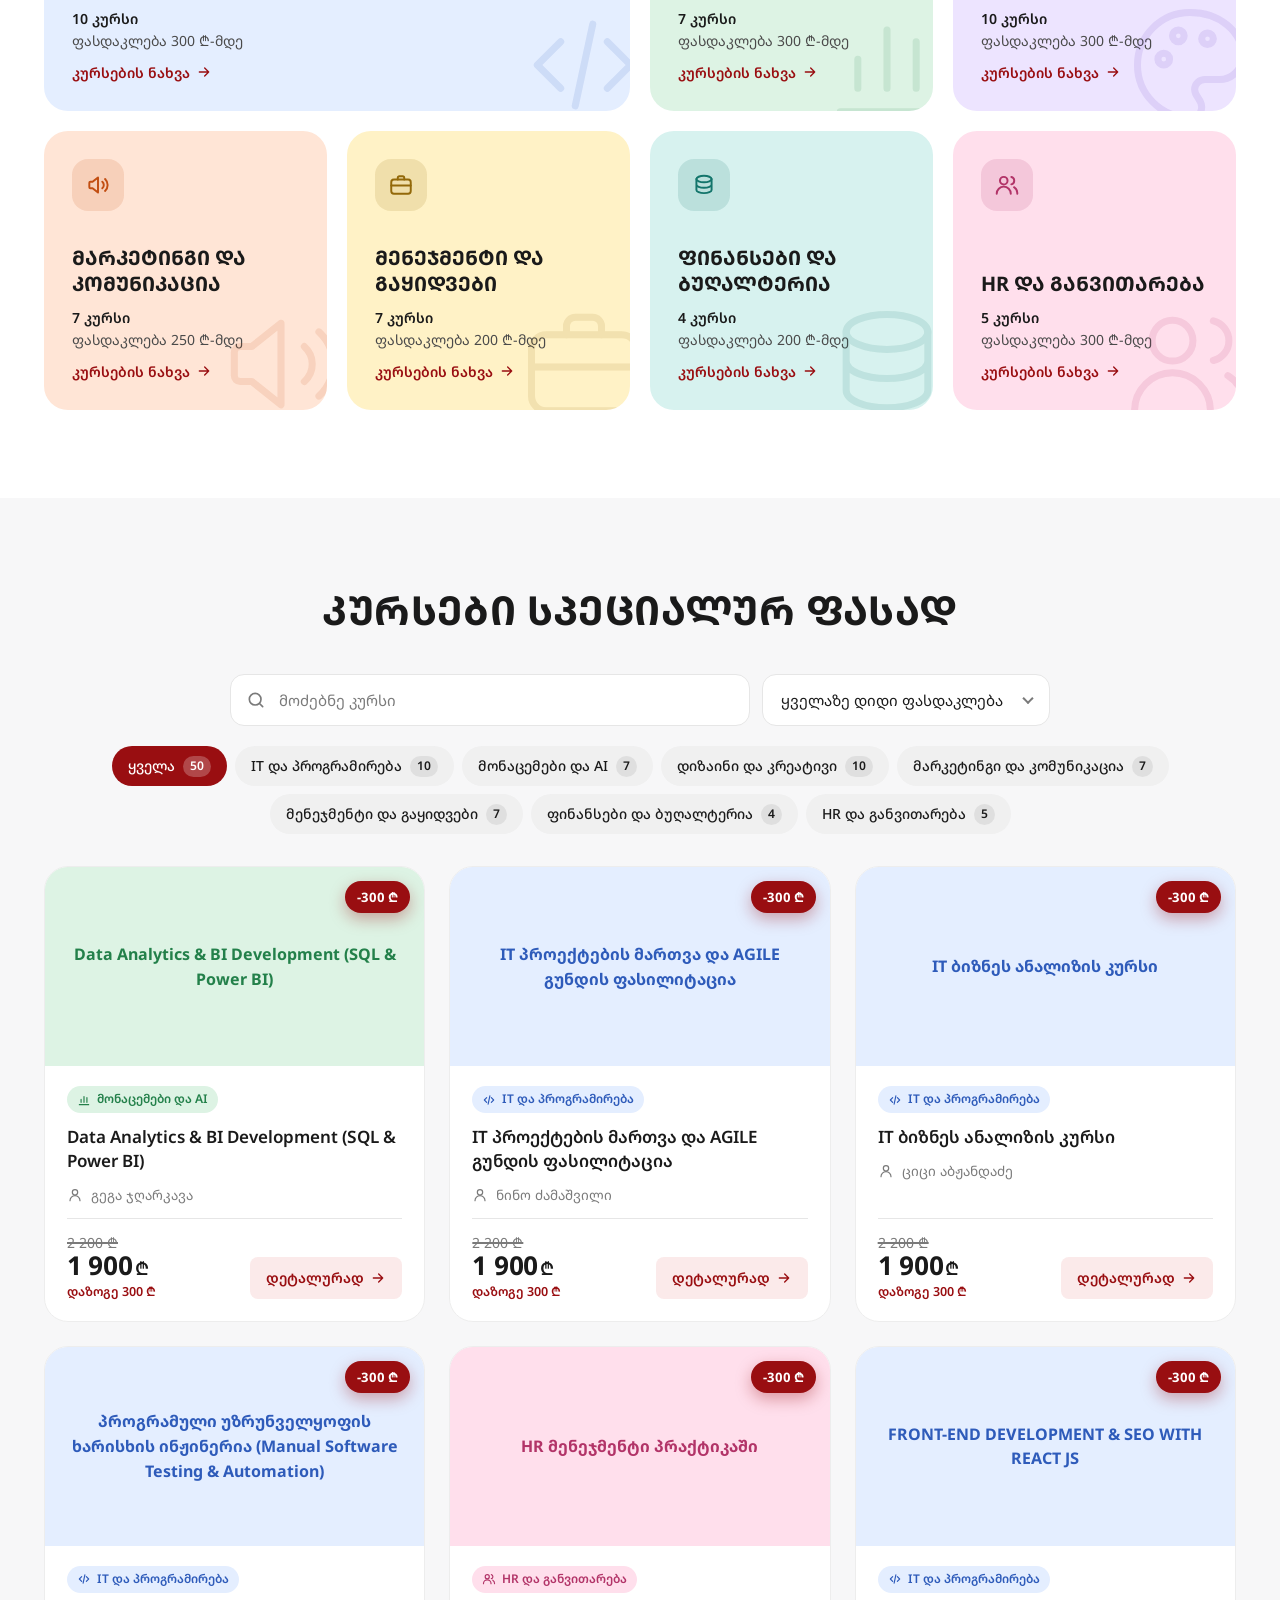
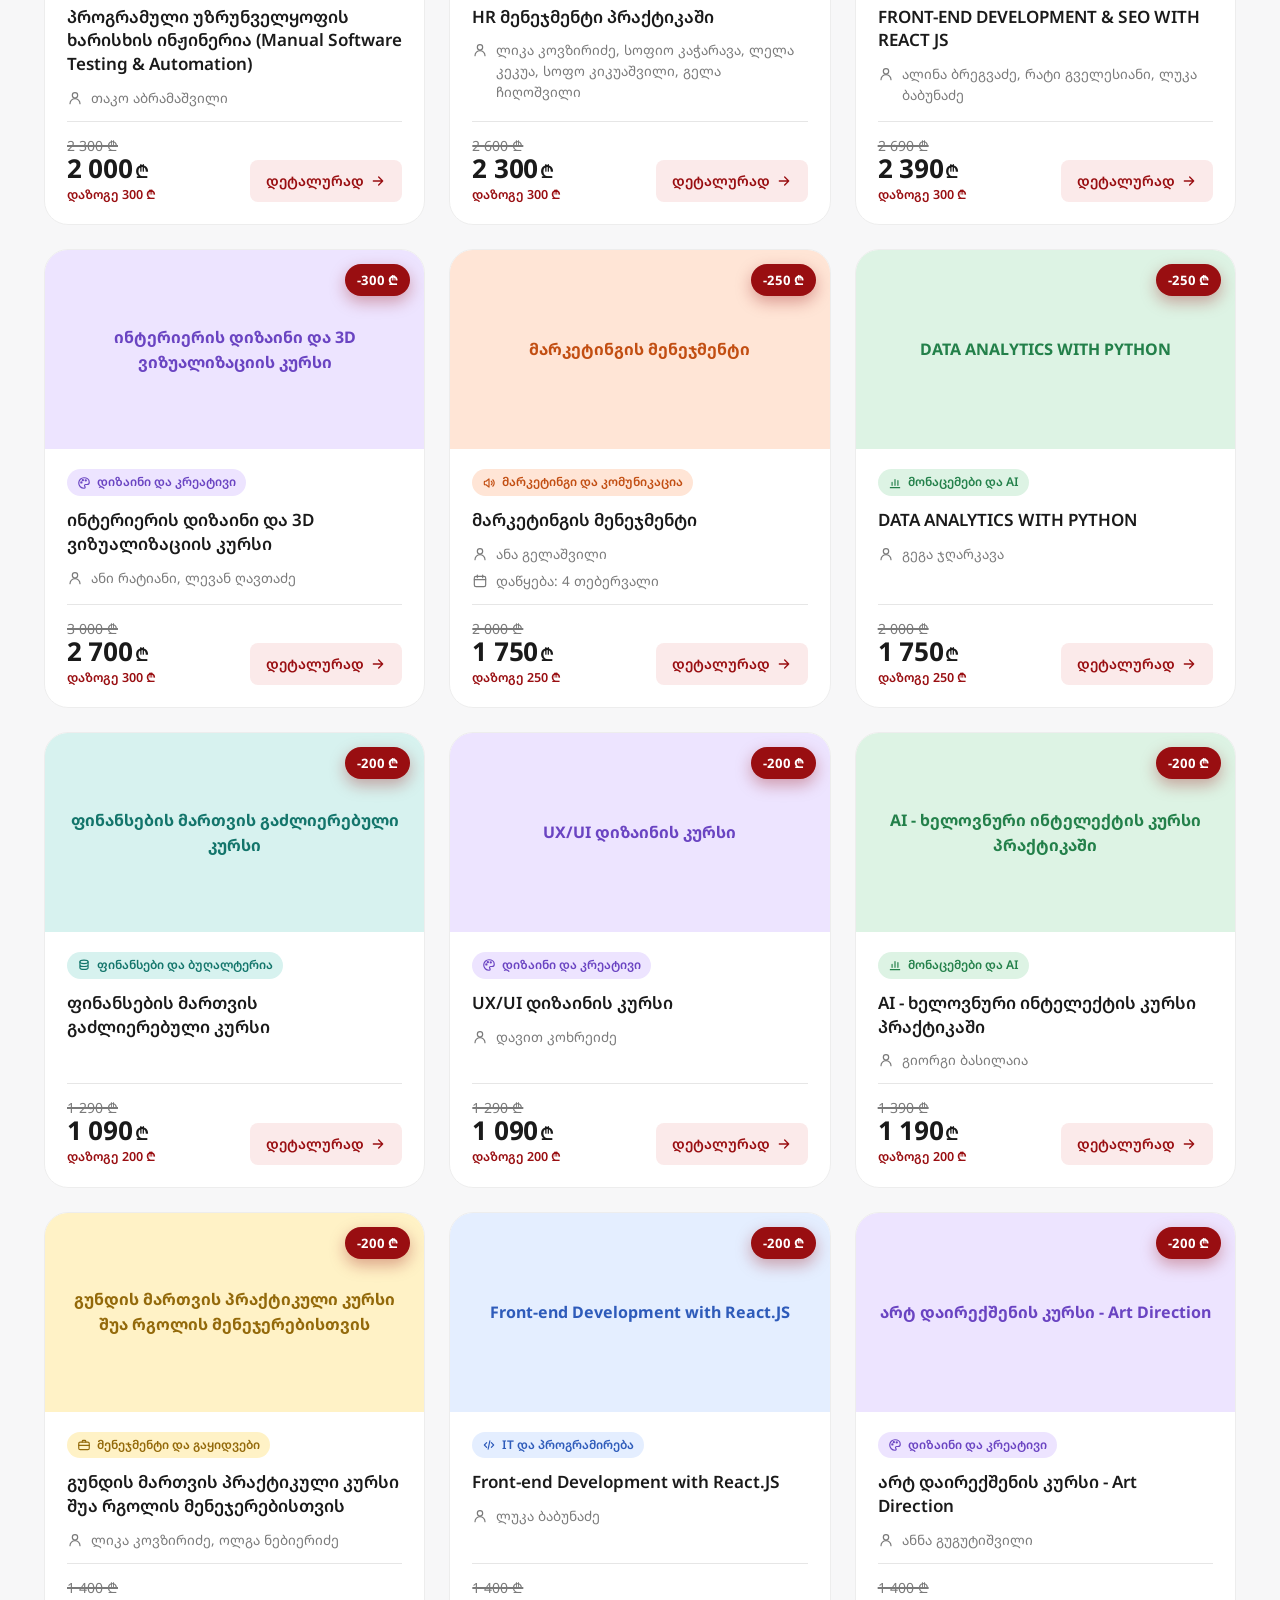
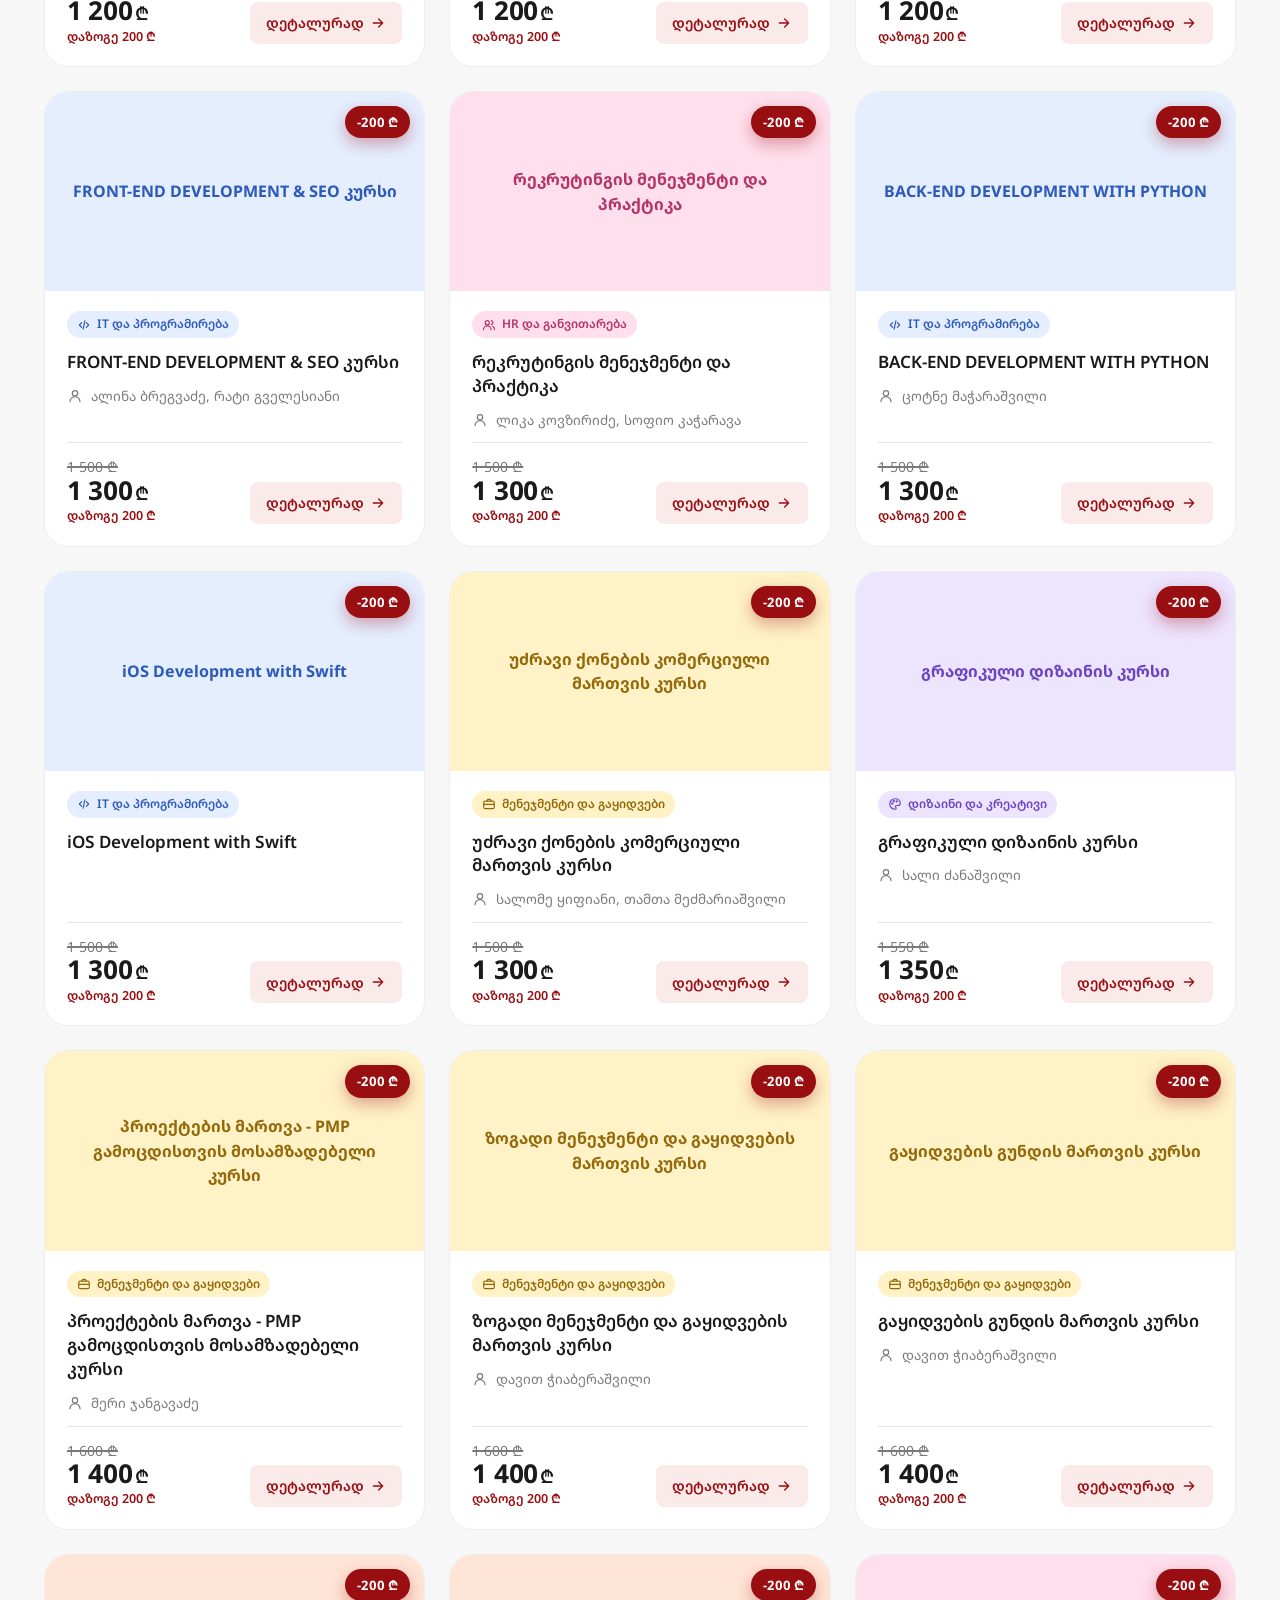
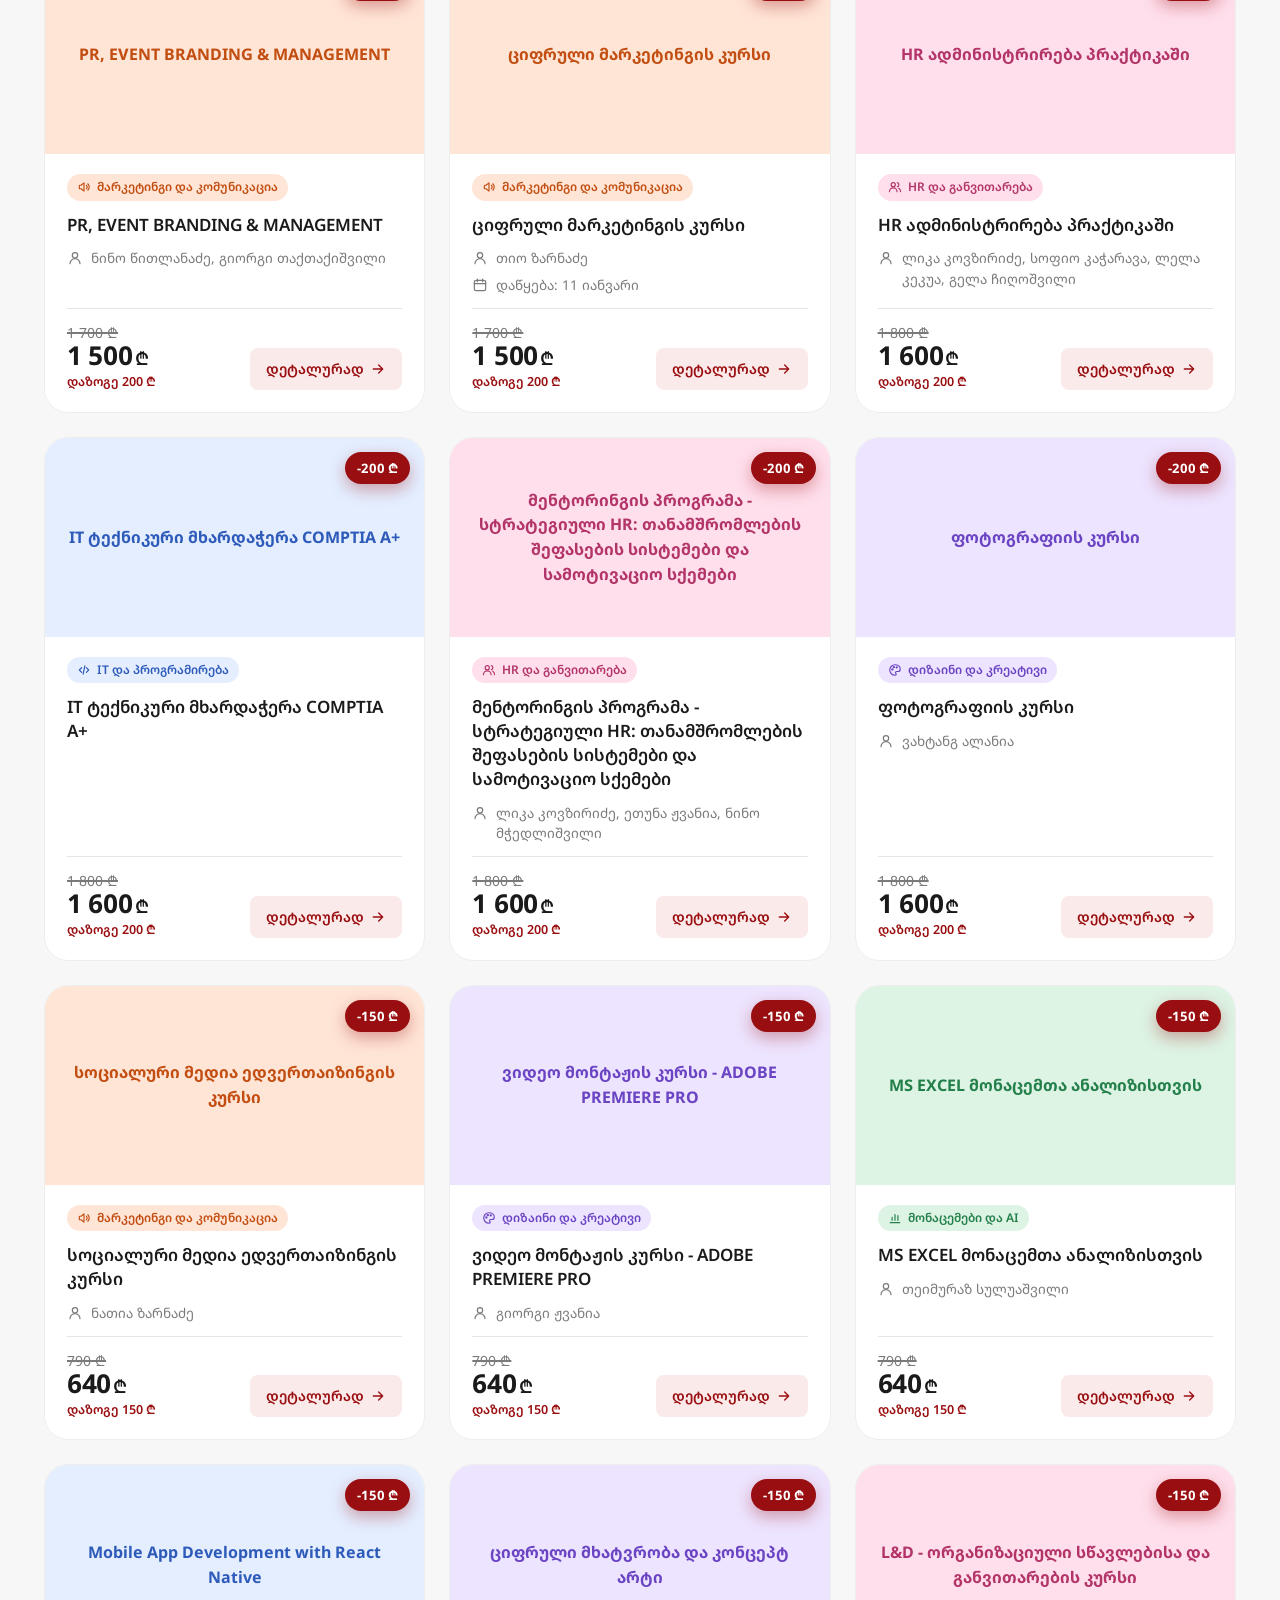
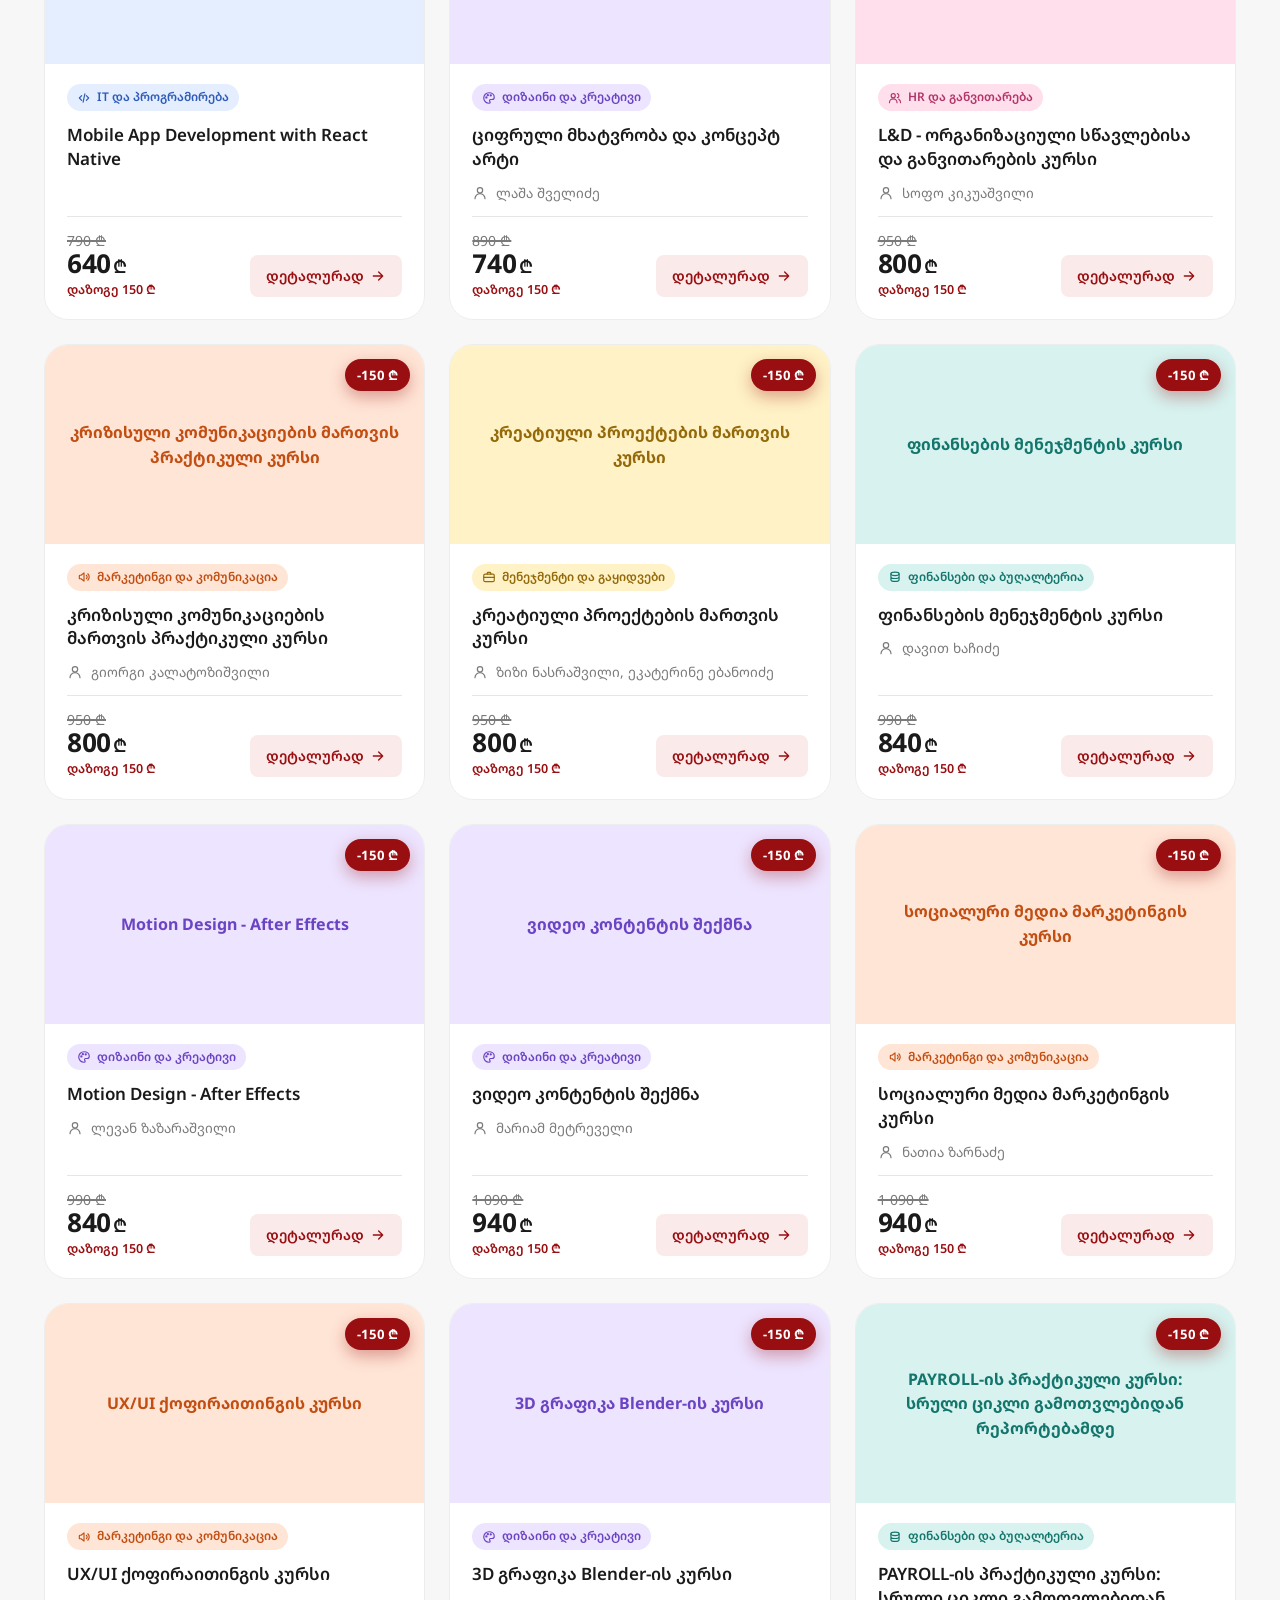
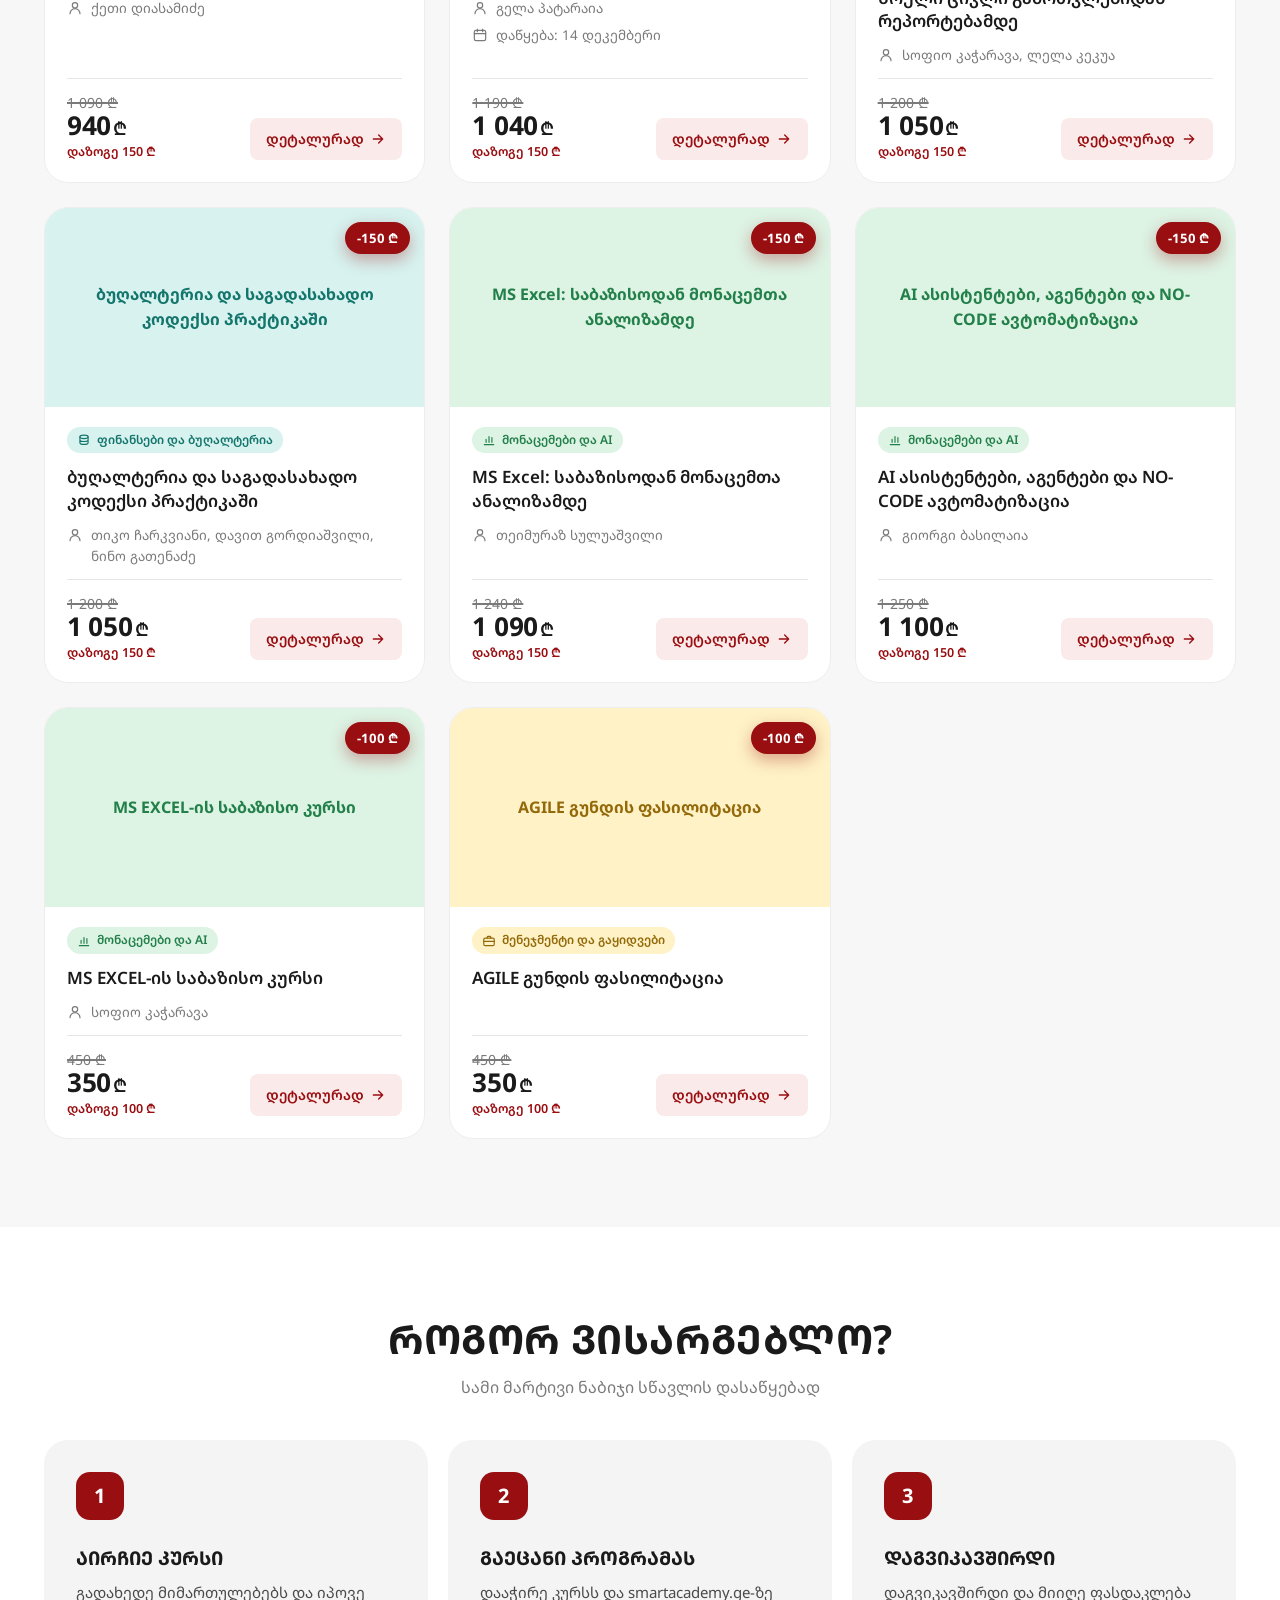
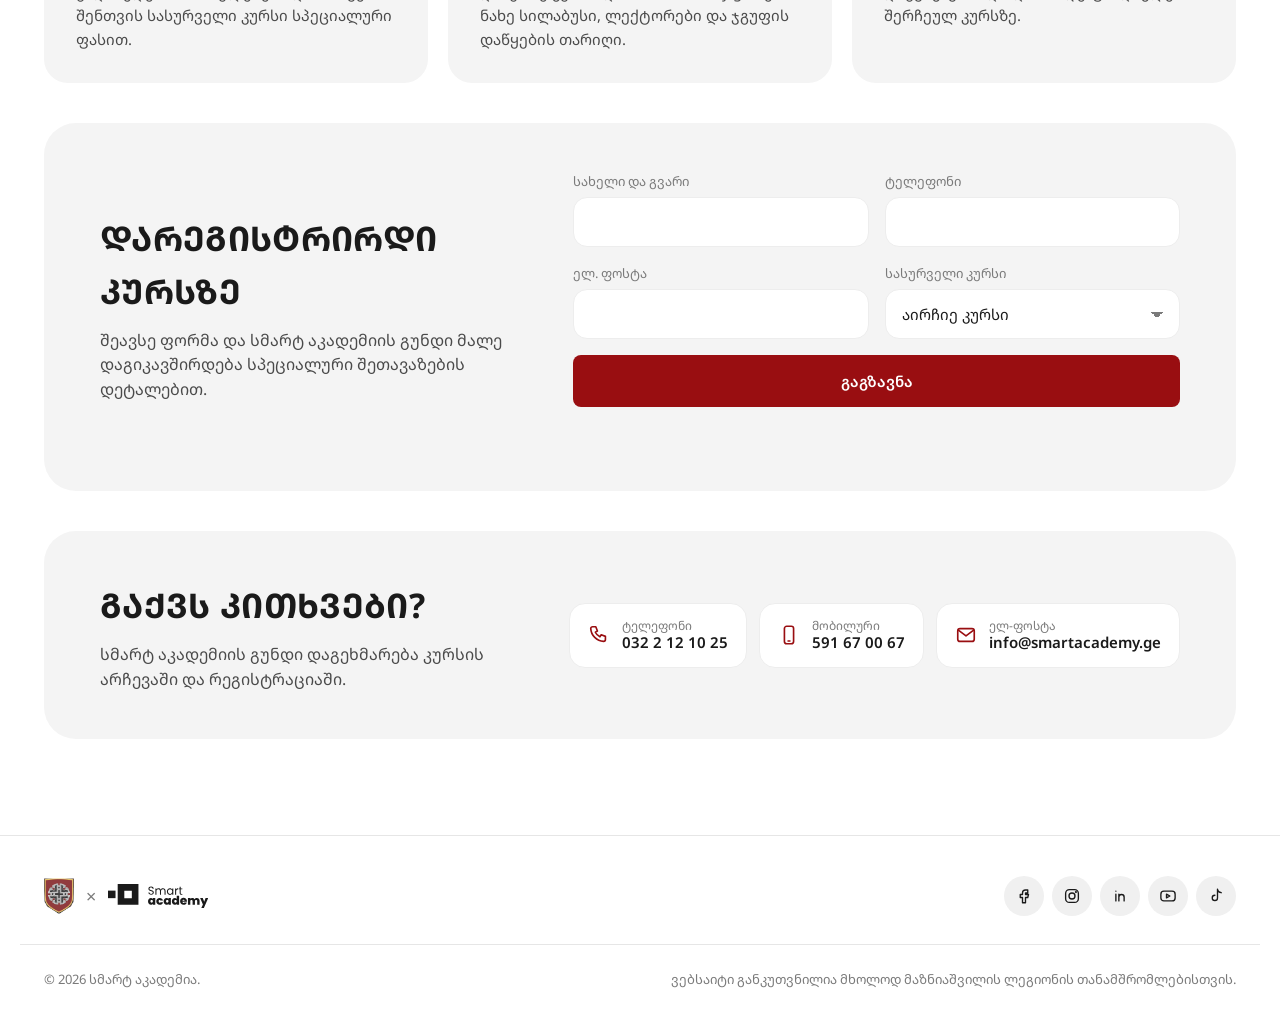
<file: legion/index.html>
<!DOCTYPE html>
<html lang="ka">
<head>
<meta charset="utf-8">
<meta name="viewport" content="width=device-width, initial-scale=1">
<title>Mazniashvili Legion × Smart Academy</title>
<meta name="description" content="მაზნიაშვილის ლეგიონისა და სმარტ აკადემიის სპეციალური შეთავაზება: 50 კურსი 300 ₾-მდე ფასდაკლებით - IT, მონაცემები და AI, დიზაინი, მარკეტინგი, მენეჯმენტი, ფინანსები და HR.">
<meta name="theme-color" content="#990E11">
<meta property="og:url" content="https://business.smartacademy.ge/legion/">
<meta property="fb:app_id" content="2274464596122860">
<meta property="og:type" content="website">
<meta property="og:title" content="Mazniashvili Legion × Smart Academy">
<meta property="og:description" content="50 კურსი 300 ₾-მდე ფასდაკლებით. აირჩიე მიმართულება და დაიწყე სწავლა.">
<meta property="og:image" content="https://business.smartacademy.ge/legion/assets/img/og-image.png">
<meta property="og:image:width" content="1200">
<meta property="og:image:height" content="630">
<meta name="twitter:card" content="summary_large_image">
<link rel="icon" href="favicon.ico?v=2" sizes="any">
<link rel="icon" type="image/svg+xml" href="assets/img/favicon.svg?v=2">
<link rel="apple-touch-icon" href="assets/img/apple-touch-icon.png?v=2">
<link rel="preconnect" href="https://fonts.googleapis.com">
<link rel="preconnect" href="https://fonts.gstatic.com" crossorigin>
<link rel="stylesheet" href="https://fonts.googleapis.com/css2?family=Noto+Sans+Georgian:wght@400;500;600;700&display=swap">
<link rel="stylesheet" href="assets/css/style.css?v=6">
<script>
(function () {
  try {
    var t = localStorage.getItem('bgoffer-theme');
    if (t === 'light' || t === 'dark') document.documentElement.setAttribute('data-theme', t);
  } catch (e) {}
})();
</script>
</head>
<body>
<svg class="sprite" xmlns="http://www.w3.org/2000/svg" aria-hidden="true" focusable="false">
<symbol id="sa-logo" viewBox="0 0 987.3 236.5"><path d="M422.8,136.8c9.6,0,16.2,4.2,19.7,10.2v-9.3h23.4v67h-23.4v-9.3c-3.5,6-10.3,10.2-19.7,10.2 c-15.9,0-28.5-13-28.5-34.4S406.9,136.8,422.8,136.8z M430.3,157.2c-6.7,0-12.2,4.8-12.2,13.9c0,9,5.5,14,12.2,14 c6.6,0,12.2-4.9,12.2-14C442.5,162.1,436.9,157.2,430.3,157.2z"/><path d="M509.4,136.8c17,0,29.4,9.7,32.7,26.5h-24.8c-1.3-4.1-3.9-6.6-8.4-6.6c-5.7,0-9.6,4.8-9.6,14.3 c0,9.7,3.8,14.4,9.6,14.4c4.4,0,7-2.4,8.4-6.6h24.8c-3.3,16.6-15.8,26.5-32.7,26.5c-19.9,0-33.9-13-33.9-34.4 C475.4,149.8,489.4,136.8,509.4,136.8z"/><path d="M576.5,136.8c9.6,0,16.2,4.2,19.7,10.2v-9.3h23.4v67h-23.4v-9.3c-3.5,6-10.3,10.2-19.7,10.2 c-15.9,0-28.5-13-28.5-34.4S560.6,136.8,576.5,136.8z M584,157.2c-6.7,0-12.2,4.8-12.2,13.9c0,9,5.5,14,12.2,14 c6.6,0,12.2-4.9,12.2-14C596.2,162.1,590.6,157.2,584,157.2z"/><path d="M657.8,136.8c8.8,0,15.8,3.9,19.5,10v-30.6h23.5v88.4h-23.5v-9.3c-3.5,6-10.2,10.2-19.6,10.2 c-15.9,0-28.5-13-28.5-34.4S641.8,136.8,657.8,136.8z M665.2,157.2c-6.7,0-12.2,4.8-12.2,13.9c0,9,5.5,14,12.2,14 c6.6,0,12.2-4.9,12.2-14C677.4,162.1,671.8,157.2,665.2,157.2z"/><path d="M744.4,205.4c-19.8,0-34-13-34-34.4c0-21.3,14-34.3,34-34.3c19.8,0,33.8,12.8,33.8,33.6c0,1.8-0.1,3.7-0.4,5.5 h-44.3c0.5,7.8,4.7,10.9,9.9,10.9c4.5,0,7-2.5,8.4-5.3h25C773.6,195.2,761.1,205.4,744.4,205.4z M733.6,164.5h20.7 c0-6-4.7-9.2-10-9.2C738.6,155.3,734.7,158.4,733.6,164.5z"/><path d="M879,168.7c0-7.3-4.4-11.3-11.1-11.3c-6.8,0-11.1,4.1-11.1,11.3v35.9h-23.4v-35.9c0-7.3-4.3-11.3-11-11.3 c-6.9,0-11.2,4.1-11.2,11.3v35.9h-23.4v-67h23.4v8.8c3.8-5.4,10.4-9.4,19.5-9.4c10,0,17.9,4.5,22.3,12.3 c4.5-6.8,12.4-12.3,22.3-12.3c17,0,27.1,11,27.1,28.5v39H879L879,168.7L879,168.7z"/><path d="M961.6,137.6h25.7l-42.5,98.9h-25.4l16-34.8l-27.5-64.1h26l14.1,38L961.6,137.6z"/><path d="M425.3,106.9c-15.9,0-27.2-8.9-27.4-22h11c0.7,6.6,5.4,13.2,16.4,13.2c10,0,15.9-5.7,15.9-13.2 c0-21.4-42.9-7.7-42.9-37.2c0-13.1,10.6-22,26.3-22c15.1,0,25,8.3,26.3,20.4h-11.4c-0.7-5.4-5.7-11.4-15.4-11.5 c-8.5-0.2-15.3,4.2-15.3,12.8c0,20.5,42.8,7.7,42.8,37.1C451.7,95.8,442.5,106.9,425.3,106.9z"/><path d="M557,70.9c0-12.8-6.8-19.2-17.1-19.2c-10.5,0-17.6,6.7-17.6,20.2v34.4h-10.2V71c0-12.8-6.8-19.2-17.1-19.2 c-10.5,0-17.6,6.7-17.6,20.2v34.4H467V43.8h10.4v9c4.1-6.6,11.5-10.1,19.7-10.1c10.2,0,18.8,4.6,22.9,13.9 c3.6-9,12.5-13.9,22.1-13.9c14.2,0,25.3,8.9,25.3,26.8v36.8h-10.2V70.9H557z"/><path d="M610,42.7c11.6,0,19.6,5.9,23.2,12.4V43.8h10.5v62.4h-10.5V94.6c-3.8,6.7-11.8,12.6-23.3,12.6 c-16.6,0-29.5-13.1-29.5-32.5S593.2,42.7,610,42.7z M612,51.7c-11.4,0-21.1,8.3-21.1,23S600.6,98,612,98c11.4,0,21.2-8.5,21.2-23.2 C633.2,60.4,623.4,51.7,612,51.7z"/><path d="M671.6,106.1h-10.4V43.8h10.4v10.1c3.5-6.9,10.2-11.3,20.2-11.3v10.7h-2.7c-9.9,0-17.4,4.4-17.4,18.9 L671.6,106.1L671.6,106.1z"/><path d="M706,52.3h-8.1v-8.5h8.1V28h10.4v15.8h16.3v8.5h-16.3v36.8c0,6.1,2.3,8.3,8.7,8.3h7.6v8.8h-9.3 c-11,0-17.3-4.6-17.3-17.1V52.3H706z"/><path d="M300,0H95.5v204.6h204.6V0H300z M160.7,139.4V65.3h74.1v74.1H160.7z"/><rect y="65.3" width="74.1" height="74.1"/></symbol>
<symbol id="sa-mark" viewBox="0 0 300 205"><path d="M300,0H95.5v204.6h204.6V0H300z M160.7,139.4V65.3h74.1v74.1H160.7z"/><rect y="65.3" width="74.1" height="74.1"/></symbol>
<symbol id="i-it" viewBox="0 0 24 24"><path d="m8 8-4 4 4 4M16 8l4 4-4 4M13.5 5l-3 14"/></symbol>
<symbol id="i-data" viewBox="0 0 24 24"><path d="M4 20h16M7 16v-5M12 16V6M17 16v-8"/></symbol>
<symbol id="i-design" viewBox="0 0 24 24"><path d="M12 3a9 9 0 1 0 0 18c1.3 0 2-.8 2-1.8 0-1.4-1.2-1.7-1.2-3 0-1 .8-1.7 1.8-1.7H17a4 4 0 0 0 4-4C21 6.2 17 3 12 3Z"/><circle cx="7.5" cy="11" r="1"/><circle cx="10" cy="7" r="1"/><circle cx="15" cy="7.5" r="1"/></symbol>
<symbol id="i-marketing" viewBox="0 0 24 24"><path d="M4 10v4a1 1 0 0 0 1 1h2l5 4V5L7 9H5a1 1 0 0 0-1 1ZM16 9a4 4 0 0 1 0 6M18.5 6.5a7.5 7.5 0 0 1 0 11"/></symbol>
<symbol id="i-management" viewBox="0 0 24 24"><rect x="3" y="7" width="18" height="13" rx="2.5"/><path d="M9 7V5.5A1.5 1.5 0 0 1 10.5 4h3A1.5 1.5 0 0 1 15 5.5V7M3 12.5h18"/></symbol>
<symbol id="i-finance" viewBox="0 0 24 24"><ellipse cx="12" cy="6.5" rx="7" ry="3"/><path d="M5 6.5v5c0 1.7 3.1 3 7 3s7-1.3 7-3v-5M5 11.5v5c0 1.7 3.1 3 7 3s7-1.3 7-3v-5"/></symbol>
<symbol id="i-hr" viewBox="0 0 24 24"><circle cx="9" cy="8" r="3.5"/><path d="M2.5 20a6.5 6.5 0 0 1 13 0M16 4.6a3.5 3.5 0 0 1 0 6.8M18.5 14a6.5 6.5 0 0 1 3 6"/></symbol>
<symbol id="i-cal" viewBox="0 0 24 24"><rect x="3.5" y="5" width="17" height="15.5" rx="2.5"/><path d="M8 3v4M16 3v4M3.5 10h17"/></symbol>
<symbol id="i-user" viewBox="0 0 24 24"><circle cx="12" cy="8" r="4"/><path d="M4.5 20.5a7.5 7.5 0 0 1 15 0"/></symbol>
<symbol id="i-arrow" viewBox="0 0 24 24"><path d="M5 12h14M13 6l6 6-6 6"/></symbol>
<symbol id="i-all" viewBox="0 0 24 24"><rect x="4" y="4" width="6.5" height="6.5" rx="1.5"/><rect x="13.5" y="4" width="6.5" height="6.5" rx="1.5"/><rect x="4" y="13.5" width="6.5" height="6.5" rx="1.5"/><rect x="13.5" y="13.5" width="6.5" height="6.5" rx="1.5"/></symbol>
</svg>
<a class="skip-link" href="#courses">კურსებზე გადასვლა</a>
<header class="topbar" id="top">
  <div class="container topbar__inner">
    <a class="brand" href="#top" aria-label="მაზნიაშვილის ლეგიონი × სმარტ აკადემია - მთავარი">
      <img class="brand__bog" src="assets/img/legion-logo.png" alt="მაზნიაშვილის ლეგიონი" width="197" height="240">
      <span class="brand__x" aria-hidden="true">×</span>
      <svg class="brand__sa" viewBox="0 0 987.3 236.5" aria-hidden="true"><use href="#sa-logo"/></svg>
    </a>
    <nav class="topnav" aria-label="მთავარი ნავიგაცია">
      <a href="#directions">მიმართულებები</a>
      <a href="#courses">კურსები</a>
      <a href="#how">როგორ ვისარგებლო</a>
      <a href="#contact">კონტაქტი</a>
    </nav>
    <div class="topbar__actions">
      <button class="icon-btn" id="themeToggle" type="button" aria-label="თემის შეცვლა">
        <svg class="i-sun" viewBox="0 0 24 24" aria-hidden="true"><circle cx="12" cy="12" r="4.5"/><path d="M12 2v2.2M12 19.8V22M4.2 4.2l1.6 1.6M18.2 18.2l1.6 1.6M2 12h2.2M19.8 12H22M4.2 19.8l1.6-1.6M18.2 5.8l1.6-1.6"/></svg>
        <svg class="i-moon" viewBox="0 0 24 24" aria-hidden="true"><path d="M20.5 14.6A8.5 8.5 0 0 1 9.4 3.5a8.5 8.5 0 1 0 11.1 11.1Z"/></svg>
      </button>
      <a class="btn btn--primary btn--sm topbar__cta" href="https://smartacademy.ge" target="_blank" rel="noopener">
        smartacademy.ge<svg class="topbar__cta-icon" viewBox="0 0 24 24" aria-hidden="true"><path d="M14 4h6v6M20 4l-9 9M18 14v4a2 2 0 0 1-2 2H6a2 2 0 0 1-2-2V8a2 2 0 0 1 2-2h4"/></svg>
      </a>
    </div>
  </div>
</header>
<div class="catbar">
  <div class="container">
    <nav class="catbar__scroll" aria-label="მიმართულებები" id="catbar"></nav>
  </div>
</div>
<main>
  <section class="hero">
    <div class="container hero__inner">
      <span class="bubble bubble--1" aria-hidden="true"><svg viewBox="0 0 24 24"><use href="#i-it"/></svg></span>
      <span class="bubble bubble--2" aria-hidden="true"><svg viewBox="0 0 24 24"><use href="#i-design"/></svg></span>
      <span class="bubble bubble--3" aria-hidden="true"><svg viewBox="0 0 24 24"><use href="#i-data"/></svg></span>
      <span class="bubble bubble--4" aria-hidden="true"><svg viewBox="0 0 24 24"><use href="#i-marketing"/></svg></span>
      <span class="pill-badge">განსაკუთრებული შეთავაზება</span>
      <h1 class="caps hero__title">ისწავლე ახალი პროფესია<span>სპეციალურ ფასად</span></h1>
      <p class="hero__lead">მაზნიაშვილის ლეგიონისა და სმარტ აკადემიის ერთობლივი შეთავაზება - <strong><span data-stat="count">50</span> კურსი</strong> <strong><span data-stat="maxDiscount">300</span> ₾-მდე</strong> ფასდაკლებით</p>
      <div class="hero__actions">
        <a class="btn btn--primary" href="#courses">კურსების ნახვა</a>
        <a class="btn btn--soft" href="#how">როგორ ვისარგებლო</a>
      </div>
    </div>
  </section>
  <section class="section section--tight">
    <div class="container">
      <div class="promo">
        <div class="promo__text">
          <h2 class="caps promo__title">ცოდნა, რომელიც<br>მუშაობს შენთვის</h2>
          <p>სმარტ აკადემიის პრაქტიკული კურსები წამყვანი პრაქტიკოსი ლექტორებით - AI-დან მონაცემთა ანალიზამდე, დიზაინამდე, მარკეტინგამდე, ფინანსებამდე და HR-მდე.</p>
          <a class="btn btn--primary" href="#directions">აირჩიე მიმართულება</a>
        </div>
        <div class="promo__visual">
          <div class="promo__card">
            <div class="promo__logos">
              <img class="promo__bog" src="assets/img/legion-logo.png" alt="მაზნიაშვილის ლეგიონი" width="197" height="240">
              <span aria-hidden="true">×</span>
              <svg class="promo__sa" viewBox="0 0 300 205" aria-hidden="true"><use href="#sa-mark"/></svg>
            </div>
            <p class="promo__label">მაქსიმალური ფასდაკლება</p>
            <p class="promo__big"><span data-stat="maxDiscount">300</span> ₾</p>
            <ul class="promo__stats">
              <li><b data-stat="count">50</b><span>კურსი</span></li>
              <li><b data-stat="cats">7</b><span>მიმართულება</span></li>
              <li><b><span data-stat="maxPercent">22</span>%-მდე</b><span>დანაზოგი</span></li>
            </ul>
          </div>
        </div>
      </div>
    </div>
  </section>
  <section class="section" id="directions">
    <div class="container">
      <div class="section__head">
        <h2 class="caps section__title">აირჩიე შენი მიმართულება</h2>
        <p class="section__sub">7 მიმართულება - იპოვე კურსი, რომელიც შენს მიზნებს ერგება</p>
      </div>
      <div class="bento" id="bento"></div>
    </div>
  </section>
  <section class="section section--alt" id="courses">
    <div class="container">
      <div class="section__head">
        <h2 class="caps section__title">კურსები სპეციალურ ფასად</h2>
      </div>
      <div class="toolbar">
        <label class="search">
          <svg viewBox="0 0 24 24" aria-hidden="true"><circle cx="11" cy="11" r="7"/><path d="m20 20-3.5-3.5"/></svg>
          <input type="search" id="search" placeholder="მოძებნე კურსი" autocomplete="off" aria-label="კურსის ძიება">
        </label>
        <label class="select">
          <span class="visually-hidden">დალაგება</span>
          <select id="sort" aria-label="დალაგება">
            <option value="discount">ყველაზე დიდი ფასდაკლება</option>
            <option value="price-asc">ფასი: ზრდადობით</option>
            <option value="price-desc">ფასი: კლებადობით</option>
            <option value="start">დაწყების თარიღით</option>
            <option value="az">სახელით (ა-ჰ)</option>
          </select>
        </label>
      </div>
      <div class="chips" id="chips" role="toolbar" aria-label="მიმართულების ფილტრი"></div>
      <div class="grid" id="grid"></div>
      <div class="empty" id="empty" hidden>
        <p class="empty__title">კურსი ვერ მოიძებნა</p>
        <p>სცადე სხვა საძიებო სიტყვა ან აირჩიე ყველა მიმართულება.</p>
        <button class="btn btn--soft" type="button" id="resetFilters">ფილტრის გასუფთავება</button>
      </div>
      <noscript><p class="noscript">კურსების სანახავად ჩართე JavaScript ან ეწვიე <a href="https://smartacademy.ge">smartacademy.ge</a>-ს.</p></noscript>
    </div>
  </section>
  <section class="section" id="how">
    <div class="container">
      <div class="section__head">
        <h2 class="caps section__title">როგორ ვისარგებლო?</h2>
        <p class="section__sub">სამი მარტივი ნაბიჯი სწავლის დასაწყებად</p>
      </div>
      <ol class="steps">
        <li class="step">
          <span class="step__num">1</span>
          <h3>აირჩიე კურსი</h3>
          <p>გადახედე მიმართულებებს და იპოვე შენთვის სასურველი კურსი სპეციალური ფასით.</p>
        </li>
        <li class="step">
          <span class="step__num">2</span>
          <h3>გაეცანი პროგრამას</h3>
          <p>დააჭირე კურსს და smartacademy.ge-ზე ნახე სილაბუსი, ლექტორები და ჯგუფის დაწყების თარიღი.</p>
        </li>
        <li class="step">
          <span class="step__num">3</span>
          <h3>დაგვიკავშირდი</h3>
          <p>დაგვიკავშირდი და მიიღე ფასდაკლება შერჩეულ კურსზე.</p>
        </li>
      </ol>
    </div>
  </section>
  <section class="section section--tight" id="apply">
    <div class="container">
      <div class="lead">
        <div class="lead__intro">
          <h2 class="lead__title caps">დარეგისტრირდი კურსზე</h2>
          <p>შეავსე ფორმა და სმარტ აკადემიის გუნდი მალე დაგიკავშირდება სპეციალური შეთავაზების დეტალებით.</p>
        </div>
        <form class="lead__form" id="leadForm" novalidate>
          <label class="field"><span>სახელი და გვარი</span><input type="text" name="name" autocomplete="name" required maxlength="120"></label>
          <label class="field"><span>ტელეფონი</span><input type="tel" name="phone" autocomplete="tel" inputmode="tel" required maxlength="40"></label>
          <label class="field"><span>ელ. ფოსტა</span><input type="email" name="email" autocomplete="email" required maxlength="160"></label>
          <label class="field"><span>სასურველი კურსი</span><select name="course" id="leadCourse" required><option value="">აირჩიე კურსი</option></select></label>
          <input type="text" name="website" class="lead__hp" tabindex="-1" autocomplete="off" aria-hidden="true">
          <button class="btn btn--primary lead__submit" type="submit">გაგზავნა</button>
          <p class="lead__msg" id="leadMsg" role="status" aria-live="polite"></p>
        </form>
      </div>
    </div>
  </section>
  <section class="section section--tight" id="contact">
    <div class="container">
      <div class="contact">
        <div>
          <h2 class="caps contact__title">გაქვს კითხვები?</h2>
          <p>სმარტ აკადემიის გუნდი დაგეხმარება კურსის არჩევაში და რეგისტრაციაში.</p>
        </div>
        <div class="contact__links">
          <a class="contact__item" href="tel:+995322121025">
            <svg viewBox="0 0 24 24" aria-hidden="true"><path d="M5 3h3.5l1.8 4.6-2.3 1.4a11 11 0 0 0 5 5l1.4-2.3L19 13.5V17a2 2 0 0 1-2 2A15 15 0 0 1 3 5a2 2 0 0 1 2-2Z"/></svg>
            <span><small>ტელეფონი</small>032 2 12 10 25</span>
          </a>
          <a class="contact__item" href="tel:+995591670067">
            <svg viewBox="0 0 24 24" aria-hidden="true"><rect x="7" y="2.5" width="10" height="19" rx="2.5"/><path d="M11 18.5h2"/></svg>
            <span><small>მობილური</small>591 67 00 67</span>
          </a>
          <a class="contact__item" href="mailto:info@smartacademy.ge">
            <svg viewBox="0 0 24 24" aria-hidden="true"><rect x="3" y="5" width="18" height="14" rx="2.5"/><path d="m4 7 8 6 8-6"/></svg>
            <span><small>ელ-ფოსტა</small>info@smartacademy.ge</span>
          </a>
        </div>
      </div>
    </div>
  </section>
</main>
<footer class="footer">
  <div class="container footer__inner">
    <div class="footer__brand">
      <img class="footer__bog" src="assets/img/legion-logo.png" alt="მაზნიაშვილის ლეგიონი" width="197" height="240">
      <span class="brand__x" aria-hidden="true">×</span>
      <svg class="footer__sa" viewBox="0 0 987.3 236.5" aria-hidden="true"><use href="#sa-logo"/></svg>
    </div>
    <nav class="footer__social" aria-label="სოციალური ქსელები">
      <a href="https://www.facebook.com/SmartAcademy.ge/" target="_blank" rel="noopener" aria-label="Facebook"><svg viewBox="0 0 24 24" aria-hidden="true"><path d="M14 8h3V4h-3a4 4 0 0 0-4 4v2H7v4h3v7h4v-7h3l1-4h-4V8.5c0-.3.2-.5.5-.5Z"/></svg></a>
      <a href="https://www.instagram.com/smartacademy.ge/" target="_blank" rel="noopener" aria-label="Instagram"><svg viewBox="0 0 24 24" aria-hidden="true"><rect x="3.5" y="3.5" width="17" height="17" rx="5"/><circle cx="12" cy="12" r="4"/><circle cx="17.2" cy="6.8" r=".6"/></svg></a>
      <a href="https://www.linkedin.com/school/smart-academy-ge/" target="_blank" rel="noopener" aria-label="LinkedIn"><svg viewBox="0 0 24 24" aria-hidden="true"><path d="M6.5 9.5v9M6.5 5.5v.01M10.5 18.5v-9M10.5 13.5a3.5 3.5 0 0 1 7 0v5"/></svg></a>
      <a href="https://www.youtube.com/c/SmartAcademyGE" target="_blank" rel="noopener" aria-label="YouTube"><svg viewBox="0 0 24 24" aria-hidden="true"><rect x="2.5" y="5.5" width="19" height="13" rx="4"/><path d="m10 9.5 4.5 2.5-4.5 2.5Z"/></svg></a>
      <a href="https://www.tiktok.com/@smartacademy.ge" target="_blank" rel="noopener" aria-label="TikTok"><svg viewBox="0 0 24 24" aria-hidden="true"><path d="M14 3v11.5a3.5 3.5 0 1 1-3.5-3.5M14 3c.4 2.6 2.2 4.4 5 4.6"/></svg></a>
    </nav>
  </div>
  <div class="container footer__bottom">
    <p>© <span id="year">2026</span> სმარტ აკადემია.</p>
    <p>ვებსაიტი განკუთვნილია მხოლოდ მაზნიაშვილის ლეგიონის თანამშრომლებისთვის.</p>
  </div>
</footer>
<script src="assets/js/courses.js"></script>
<script src="assets/js/app.js"></script>
<script src="assets/js/form.js?v=2"></script>
</body>
</html>
</file>
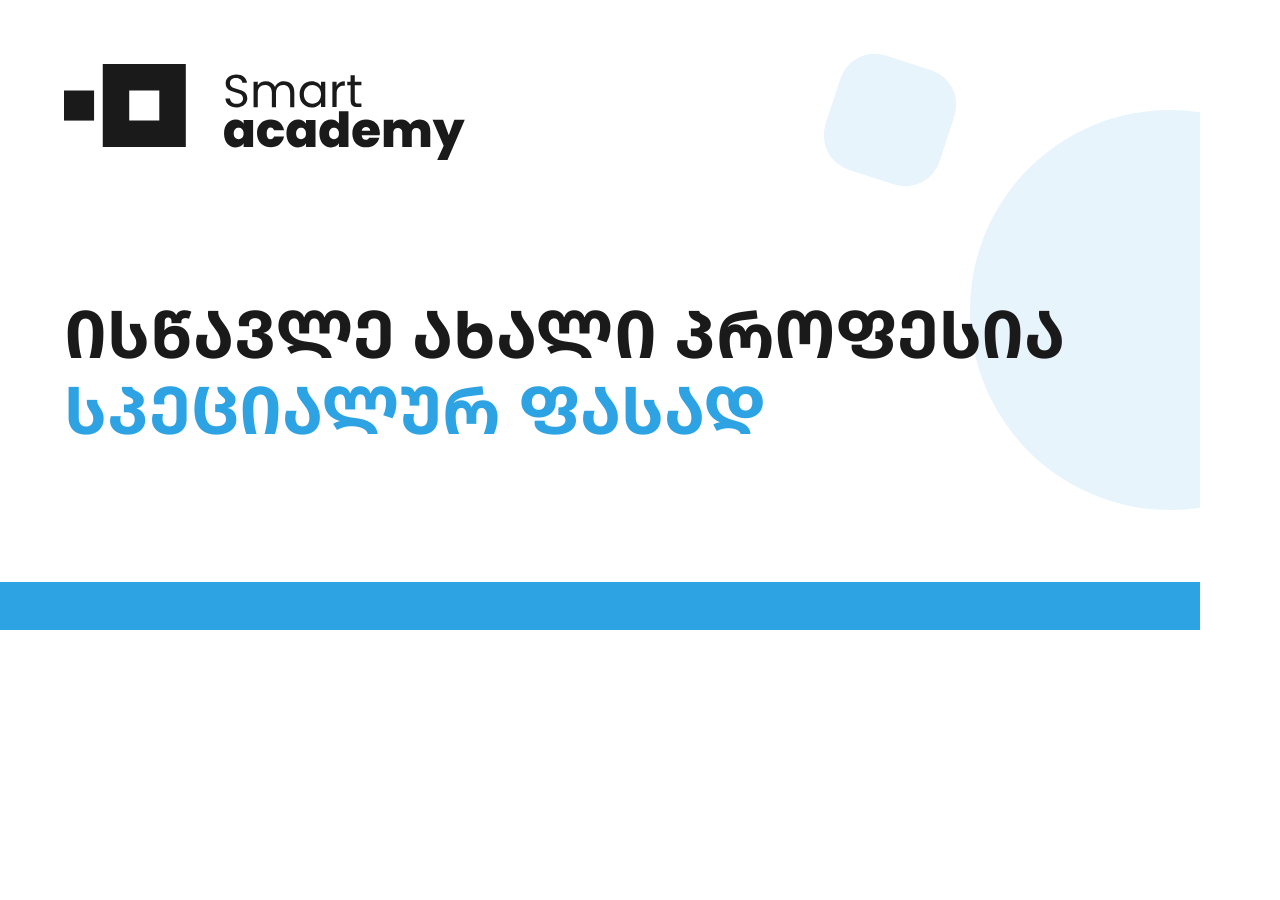
<file: .templates/og/og-image.html>
<!doctype html><html><head><meta charset="utf-8">
<link rel="stylesheet" href="https://fonts.googleapis.com/css2?family=Noto+Sans+Georgian:wght@700;800&display=swap">
<style>
*{box-sizing:border-box;margin:0}
:root{--c:#2EA3E3;--soft:#E7F4FC}
html,body{width:1200px;height:630px;overflow:hidden;background:#fff;font-family:"Noto Sans Georgian",sans-serif;color:#1A1A1A}
.w{position:relative;width:1200px;height:630px;padding:64px 64px 0;display:flex;flex-direction:column}
.sa{height:96px;width:auto;fill:currentColor;display:block}
.deco{position:absolute;right:-170px;top:110px;width:400px;height:400px;border-radius:50%;background:var(--soft)}
.deco2{position:absolute;right:250px;top:60px;width:90px;height:90px;width:120px;height:120px;border-radius:36px;background:var(--soft);transform:rotate(18deg)}
h1{position:relative;margin-top:auto;margin-bottom:auto;font-size:66px;line-height:1.15;white-space:nowrap;font-feature-settings:"case" 1;text-transform:uppercase;font-weight:700}
h1 span{color:var(--c)}
.bar{margin:0 -64px;height:48px;background:var(--c)}
.top{position:relative}
</style></head><body><div class="w"><div class="deco"></div><div class="deco2"></div><div class="top"><svg class="sa" viewBox="0 0 987.3 236.5" xmlns="http://www.w3.org/2000/svg" role="img" aria-label="Smart Academy" fill="currentColor"><path d="M422.8,136.8c9.6,0,16.2,4.2,19.7,10.2v-9.3h23.4v67h-23.4v-9.3c-3.5,6-10.3,10.2-19.7,10.2 c-15.9,0-28.5-13-28.5-34.4S406.9,136.8,422.8,136.8z M430.3,157.2c-6.7,0-12.2,4.8-12.2,13.9c0,9,5.5,14,12.2,14 c6.6,0,12.2-4.9,12.2-14C442.5,162.1,436.9,157.2,430.3,157.2z"/><path d="M509.4,136.8c17,0,29.4,9.7,32.7,26.5h-24.8c-1.3-4.1-3.9-6.6-8.4-6.6c-5.7,0-9.6,4.8-9.6,14.3 c0,9.7,3.8,14.4,9.6,14.4c4.4,0,7-2.4,8.4-6.6h24.8c-3.3,16.6-15.8,26.5-32.7,26.5c-19.9,0-33.9-13-33.9-34.4 C475.4,149.8,489.4,136.8,509.4,136.8z"/><path d="M576.5,136.8c9.6,0,16.2,4.2,19.7,10.2v-9.3h23.4v67h-23.4v-9.3c-3.5,6-10.3,10.2-19.7,10.2 c-15.9,0-28.5-13-28.5-34.4S560.6,136.8,576.5,136.8z M584,157.2c-6.7,0-12.2,4.8-12.2,13.9c0,9,5.5,14,12.2,14 c6.6,0,12.2-4.9,12.2-14C596.2,162.1,590.6,157.2,584,157.2z"/><path d="M657.8,136.8c8.8,0,15.8,3.9,19.5,10v-30.6h23.5v88.4h-23.5v-9.3c-3.5,6-10.2,10.2-19.6,10.2 c-15.9,0-28.5-13-28.5-34.4S641.8,136.8,657.8,136.8z M665.2,157.2c-6.7,0-12.2,4.8-12.2,13.9c0,9,5.5,14,12.2,14 c6.6,0,12.2-4.9,12.2-14C677.4,162.1,671.8,157.2,665.2,157.2z"/><path d="M744.4,205.4c-19.8,0-34-13-34-34.4c0-21.3,14-34.3,34-34.3c19.8,0,33.8,12.8,33.8,33.6c0,1.8-0.1,3.7-0.4,5.5 h-44.3c0.5,7.8,4.7,10.9,9.9,10.9c4.5,0,7-2.5,8.4-5.3h25C773.6,195.2,761.1,205.4,744.4,205.4z M733.6,164.5h20.7 c0-6-4.7-9.2-10-9.2C738.6,155.3,734.7,158.4,733.6,164.5z"/><path d="M879,168.7c0-7.3-4.4-11.3-11.1-11.3c-6.8,0-11.1,4.1-11.1,11.3v35.9h-23.4v-35.9c0-7.3-4.3-11.3-11-11.3 c-6.9,0-11.2,4.1-11.2,11.3v35.9h-23.4v-67h23.4v8.8c3.8-5.4,10.4-9.4,19.5-9.4c10,0,17.9,4.5,22.3,12.3 c4.5-6.8,12.4-12.3,22.3-12.3c17,0,27.1,11,27.1,28.5v39H879L879,168.7L879,168.7z"/><path d="M961.6,137.6h25.7l-42.5,98.9h-25.4l16-34.8l-27.5-64.1h26l14.1,38L961.6,137.6z"/><path d="M425.3,106.9c-15.9,0-27.2-8.9-27.4-22h11c0.7,6.6,5.4,13.2,16.4,13.2c10,0,15.9-5.7,15.9-13.2 c0-21.4-42.9-7.7-42.9-37.2c0-13.1,10.6-22,26.3-22c15.1,0,25,8.3,26.3,20.4h-11.4c-0.7-5.4-5.7-11.4-15.4-11.5 c-8.5-0.2-15.3,4.2-15.3,12.8c0,20.5,42.8,7.7,42.8,37.1C451.7,95.8,442.5,106.9,425.3,106.9z"/><path d="M557,70.9c0-12.8-6.8-19.2-17.1-19.2c-10.5,0-17.6,6.7-17.6,20.2v34.4h-10.2V71c0-12.8-6.8-19.2-17.1-19.2 c-10.5,0-17.6,6.7-17.6,20.2v34.4H467V43.8h10.4v9c4.1-6.6,11.5-10.1,19.7-10.1c10.2,0,18.8,4.6,22.9,13.9 c3.6-9,12.5-13.9,22.1-13.9c14.2,0,25.3,8.9,25.3,26.8v36.8h-10.2V70.9H557z"/><path d="M610,42.7c11.6,0,19.6,5.9,23.2,12.4V43.8h10.5v62.4h-10.5V94.6c-3.8,6.7-11.8,12.6-23.3,12.6 c-16.6,0-29.5-13.1-29.5-32.5S593.2,42.7,610,42.7z M612,51.7c-11.4,0-21.1,8.3-21.1,23S600.6,98,612,98c11.4,0,21.2-8.5,21.2-23.2 C633.2,60.4,623.4,51.7,612,51.7z"/><path d="M671.6,106.1h-10.4V43.8h10.4v10.1c3.5-6.9,10.2-11.3,20.2-11.3v10.7h-2.7c-9.9,0-17.4,4.4-17.4,18.9 L671.6,106.1L671.6,106.1z"/><path d="M706,52.3h-8.1v-8.5h8.1V28h10.4v15.8h16.3v8.5h-16.3v36.8c0,6.1,2.3,8.3,8.7,8.3h7.6v8.8h-9.3 c-11,0-17.3-4.6-17.3-17.1V52.3H706z"/><path d="M300,0H95.5v204.6h204.6V0H300z M160.7,139.4V65.3h74.1v74.1H160.7z"/><rect y="65.3" width="74.1" height="74.1"/></svg></div><h1>ისწავლე ახალი პროფესია<br><span>სპეციალურ ფასად</span></h1><div class="bar"></div></div></body></html>
</file>
<file: BGoffer/assets/css/style.css>
@font-face{font-family:"BOG";src:url("https://webstatic.bog.ge/fonts/BOGfonts/BOG-Regular.woff2") format("woff2");font-weight:400;font-display:swap}
@font-face{font-family:"BOG";src:url("https://webstatic.bog.ge/fonts/BOGfonts/BOG-Medium.woff2") format("woff2");font-weight:500;font-display:swap}
@font-face{font-family:"BOG";src:url("https://webstatic.bog.ge/fonts/BOGfonts/BOG-SemiBold.woff2") format("woff2");font-weight:600;font-display:swap}
@font-face{font-family:"BOG";src:url("https://webstatic.bog.ge/fonts/BOGfonts/BOG-Bold.woff2") format("woff2");font-weight:700;font-display:swap}

/* ---------- Tokens ---------- */
:root{
  color-scheme:light;
  --brand:#FF6022;
  --brand-hover:#F57A45;
  --brand-press:#EC5100;
  --brand-ink:#D94A0C;
  --brand-soft:#FFF0E8;
  --brand-soft-hover:#FFE3D3;
  --on-brand:#FFFFFF;
  --bg:#FFFFFF;
  --bg-alt:#F7F7F8;
  --surface:#F4F4F4;
  --card:#FFFFFF;
  --card-border:#EDEDED;
  --text:#1A1A1A;
  --text-2:#4A4A4A;
  --muted:#7A7A7A;
  --line:#E6E6E6;
  --chip:#F0F0F0;
  --chip-hover:#E6E6E6;
  --shadow:0 1px 2px rgba(16,24,40,.04),0 8px 24px rgba(16,24,40,.06);
  --shadow-lg:0 2px 4px rgba(16,24,40,.04),0 18px 40px rgba(16,24,40,.10);
  --bog-word:#707176;
  --bog-bg:#E7EAEA;
  --img-filter:none;
  --p-it:#E4EEFF;   --p-it-ink:#2E5BBA;
  --p-data:#DDF3E4; --p-data-ink:#23804A;
  --p-design:#EDE4FF; --p-design-ink:#6A44C2;
  --p-marketing:#FFE5D6; --p-marketing-ink:#C24E12;
  --p-management:#FFF2C6; --p-management-ink:#93690A;
  --p-finance:#D7F2EF; --p-finance-ink:#13756B;
  --p-hr:#FFDFEC; --p-hr-ink:#B23468;
  --radius-xl:32px;
  --radius-lg:24px;
  --radius:16px;
  --radius-sm:10px;
  --container:1240px;
  --font:"BOG","Noto Sans Georgian",system-ui,-apple-system,"Segoe UI",Roboto,Arial,sans-serif;
}
:root[data-theme="dark"]{
  color-scheme:dark;
  --brand:#FF6A2E;
  --brand-hover:#FF8550;
  --brand-press:#F05A1A;
  --brand-ink:#FF8A57;
  --brand-soft:rgba(255,106,46,.14);
  --brand-soft-hover:rgba(255,106,46,.22);
  --on-brand:#FFFFFF;
  --bg:#111315;
  --bg-alt:#0C0E10;
  --surface:#1A1D20;
  --card:#181B1E;
  --card-border:#262A2F;
  --text:#F2F3F4;
  --text-2:#C7CBCF;
  --muted:#959BA1;
  --line:#2A2E33;
  --chip:#22262A;
  --chip-hover:#2C3136;
  --shadow:0 1px 2px rgba(0,0,0,.3),0 8px 24px rgba(0,0,0,.25);
  --shadow-lg:0 2px 4px rgba(0,0,0,.35),0 18px 40px rgba(0,0,0,.4);
  --bog-word:#E4E6E8;
  --bog-bg:#E7EAEA;
  --img-filter:brightness(.9);
  --p-it:#1C2A40;   --p-it-ink:#8FB4FF;
  --p-data:#18301F; --p-data-ink:#7FD39C;
  --p-design:#2A2240; --p-design-ink:#BBA2FF;
  --p-marketing:#3A2418; --p-marketing-ink:#FFA374;
  --p-management:#352D14; --p-management-ink:#F2CB5A;
  --p-finance:#14302D; --p-finance-ink:#6FD6C9;
  --p-hr:#38182A; --p-hr-ink:#FF8FBE;
}
@media (prefers-color-scheme:dark){
  :root:not([data-theme="light"]){
    color-scheme:dark;
    --brand:#FF6A2E;
    --brand-hover:#FF8550;
    --brand-press:#F05A1A;
    --brand-ink:#FF8A57;
    --brand-soft:rgba(255,106,46,.14);
    --brand-soft-hover:rgba(255,106,46,.22);
    --on-brand:#FFFFFF;
    --bg:#111315;
    --bg-alt:#0C0E10;
    --surface:#1A1D20;
    --card:#181B1E;
    --card-border:#262A2F;
    --text:#F2F3F4;
    --text-2:#C7CBCF;
    --muted:#959BA1;
    --line:#2A2E33;
    --chip:#22262A;
    --chip-hover:#2C3136;
    --shadow:0 1px 2px rgba(0,0,0,.3),0 8px 24px rgba(0,0,0,.25);
    --shadow-lg:0 2px 4px rgba(0,0,0,.35),0 18px 40px rgba(0,0,0,.4);
    --bog-word:#E4E6E8;
    --bog-bg:#E7EAEA;
    --img-filter:brightness(.9);
    --p-it:#1C2A40;   --p-it-ink:#8FB4FF;
    --p-data:#18301F; --p-data-ink:#7FD39C;
    --p-design:#2A2240; --p-design-ink:#BBA2FF;
    --p-marketing:#3A2418; --p-marketing-ink:#FFA374;
    --p-management:#352D14; --p-management-ink:#F2CB5A;
    --p-finance:#14302D; --p-finance-ink:#6FD6C9;
    --p-hr:#38182A; --p-hr-ink:#FF8FBE;
  }
}

/* ---------- Base ---------- */
*,*::before,*::after{box-sizing:border-box}
html{scroll-behavior:smooth;scroll-padding-top:88px;-webkit-text-size-adjust:100%}
body{margin:0;font-family:var(--font);font-size:16px;line-height:1.55;color:var(--text);background:var(--bg);-webkit-font-smoothing:antialiased;transition:background-color .25s,color .25s}
img,svg{display:block;max-width:100%}
a{color:inherit;text-decoration:none}
button,input,select{font:inherit;color:inherit}
h1,h2,h3,p{margin:0}
.sprite{position:absolute;width:0;height:0;overflow:hidden}
.bog-word{fill:var(--bog-word)}
.bog-bg{fill:var(--bog-bg)}
.brand__sa,.footer__sa,.promo__sa{fill:currentColor}
.container{width:100%;max-width:var(--container);margin:0 auto;padding:0 24px}
.caps{font-feature-settings:"case" 1;text-transform:uppercase;font-weight:700;letter-spacing:.01em}
.visually-hidden{position:absolute!important;width:1px;height:1px;overflow:hidden;clip:rect(0 0 0 0);white-space:nowrap}
.skip-link{position:absolute;left:16px;top:-60px;z-index:100;background:var(--brand);color:var(--on-brand);padding:10px 16px;border-radius:var(--radius-sm)}
.skip-link:focus{top:12px}
:focus-visible{outline:2px solid var(--brand);outline-offset:3px;border-radius:8px}

/* ---------- Buttons ---------- */
.btn{display:inline-flex;align-items:center;justify-content:center;gap:8px;min-height:48px;padding:0 24px;border:0;border-radius:8px;font-size:15px;font-weight:600;cursor:pointer;transition:background-color .2s,color .2s,transform .2s,box-shadow .2s;white-space:nowrap}
.btn--primary{background:var(--brand);color:var(--on-brand)}
.btn--primary:hover{background:var(--brand-hover)}
.btn--primary:active{background:var(--brand-press);transform:translateY(1px)}
.btn--soft{background:var(--brand-soft);color:var(--brand-ink)}
.btn--soft:hover{background:var(--brand-soft-hover)}
.btn--sm{min-height:40px;padding:0 16px;font-size:14px;border-radius:999px}
.icon-btn{display:inline-grid;place-items:center;width:40px;height:40px;border:0;border-radius:50%;background:var(--chip);cursor:pointer;transition:background-color .2s}
.icon-btn:hover{background:var(--chip-hover)}
.icon-btn svg{width:20px;height:20px;fill:none;stroke:currentColor;stroke-width:1.8;stroke-linecap:round;stroke-linejoin:round}
.icon-btn .i-moon{display:none}
:root[data-theme="dark"] .icon-btn .i-sun{display:none}
:root[data-theme="dark"] .icon-btn .i-moon{display:block}
@media (prefers-color-scheme:dark){
  :root:not([data-theme="light"]) .icon-btn .i-sun{display:none}
  :root:not([data-theme="light"]) .icon-btn .i-moon{display:block}
}

/* ---------- Header ---------- */
.topbar{position:sticky;top:0;z-index:50;background:color-mix(in srgb,var(--bg) 88%,transparent);backdrop-filter:saturate(1.6) blur(14px);-webkit-backdrop-filter:saturate(1.6) blur(14px);border-bottom:1px solid var(--line)}
.topbar__inner{display:flex;align-items:center;gap:24px;height:72px}
.brand{display:flex;align-items:center;gap:12px;flex-shrink:0}
.brand__bog{height:30px;width:auto;aspect-ratio:515/91}
.brand__sa{height:28px;width:auto;aspect-ratio:987.3/236.5;color:var(--text)}
.brand__x{font-size:18px;color:var(--muted);line-height:1}
.topnav{display:flex;gap:4px;margin-left:auto}
.topnav a{padding:8px 14px;border-radius:999px;font-size:14px;font-weight:500;color:var(--text-2);transition:background-color .2s,color .2s}
.topnav a:hover{background:var(--chip);color:var(--text)}
.topbar__actions{display:flex;align-items:center;gap:10px}
.topbar__cta-icon{width:16px;height:16px;fill:none;stroke:currentColor;stroke-width:2.4;stroke-linecap:round;stroke-linejoin:round;flex-shrink:0}
.catbar{background:var(--brand);color:var(--on-brand)}
.catbar__scroll{display:flex;gap:4px;overflow-x:auto;scrollbar-width:none;height:52px;align-items:center}
.catbar__scroll::-webkit-scrollbar{display:none}
.catbar__scroll a{position:relative;flex-shrink:0;padding:8px 14px;font-size:14px;font-weight:500;border-radius:8px;opacity:.92;transition:background-color .2s,opacity .2s}
.catbar__scroll a:hover{background:rgba(255,255,255,.16);opacity:1}
.catbar__scroll a.is-active{opacity:1;font-weight:600}
.catbar__scroll a.is-active::after{content:"";position:absolute;left:50%;bottom:-8px;transform:translateX(-50%);border:6px solid transparent;border-bottom-color:var(--bg)}

/* ---------- Hero ---------- */
.hero{padding:88px 0 72px;overflow:hidden}
.hero__inner{position:relative;display:flex;flex-direction:column;align-items:center;text-align:center;gap:24px}
.pill-badge{display:inline-flex;align-items:center;padding:8px 16px;border-radius:999px;background:var(--brand-soft);color:var(--brand-ink);font-size:14px;font-weight:600;letter-spacing:.02em}
.hero__title{font-size:clamp(32px,5.4vw,64px);line-height:1.12;max-width:1120px}
.hero__title span{display:block;color:var(--brand)}
.hero__lead{font-size:clamp(16px,1.6vw,19px);color:var(--text-2);max-width:640px}
.hero__lead strong{color:var(--text);font-weight:600}
.hero__actions{display:flex;flex-wrap:wrap;gap:12px;justify-content:center;margin-top:8px}
.bubble{position:absolute;display:grid;place-items:center;width:68px;height:68px;border-radius:20px;box-shadow:0 0 0 10px color-mix(in srgb,currentColor 7%,transparent);animation:float 7s ease-in-out infinite}
.bubble svg{width:28px;height:28px;fill:none;stroke:currentColor;stroke-width:1.8;stroke-linecap:round;stroke-linejoin:round}
.bubble--1{left:4%;top:0;background:var(--p-design);color:var(--p-design-ink)}
.bubble--2{right:6%;top:6px;background:var(--p-management);color:var(--p-management-ink);animation-delay:-2s}
.bubble--3{left:10%;top:62%;background:var(--p-data);color:var(--p-data-ink);animation-delay:-4s}
.bubble--4{right:11%;top:58%;background:var(--p-hr);color:var(--p-hr-ink);animation-delay:-1s}
@keyframes float{0%,100%{transform:translateY(0)}50%{transform:translateY(-10px)}}

/* ---------- Sections ---------- */
.section{padding:88px 0}
.section--tight{padding:16px 0 72px}
.section--alt{background:var(--bg-alt)}
.section__head{text-align:center;margin-bottom:40px}
.section__title{font-size:clamp(26px,3.4vw,40px);line-height:1.2}
.section__sub{margin-top:12px;color:var(--muted);font-size:16px}

/* ---------- Promo ---------- */
.promo{display:grid;grid-template-columns:1.05fr 1fr;gap:32px;align-items:center;background:var(--surface);border-radius:var(--radius-xl);padding:56px 64px}
.promo__text{display:flex;flex-direction:column;align-items:flex-start;gap:20px}
.promo__title{font-size:clamp(26px,3.2vw,40px);line-height:1.2}
.promo__text p{color:var(--text-2);max-width:460px}
.promo__card{position:relative;overflow:hidden;border-radius:var(--radius-lg);background:linear-gradient(135deg,#FF7A3D 0%,#FF6022 45%,#F04E0B 100%);color:#fff;padding:36px;min-height:300px;display:flex;flex-direction:column;box-shadow:var(--shadow-lg)}
.promo__card::before{content:"";position:absolute;right:-90px;top:-90px;width:280px;height:280px;border-radius:50%;background:rgba(255,255,255,.12)}
.promo__card::after{content:"";position:absolute;left:-60px;bottom:-120px;width:240px;height:240px;border-radius:50%;background:rgba(255,255,255,.08)}
.promo__logos{position:relative;display:flex;align-items:center;gap:12px;font-size:18px;opacity:.95}
.promo__bog{height:44px;width:auto;aspect-ratio:110/91}
.promo__sa{height:30px;width:auto;aspect-ratio:300/205;color:#fff}
.promo__label{position:relative;margin-top:auto;padding-top:28px;font-size:15px;opacity:.9}
.promo__big{position:relative;font-size:clamp(56px,7vw,88px);font-weight:700;line-height:1;letter-spacing:-.02em}
.promo__stats{position:relative;display:flex;gap:12px;list-style:none;margin:24px 0 0;padding:0;flex-wrap:wrap}
.promo__stats li{flex:1 1 0;min-width:88px;background:rgba(255,255,255,.16);border-radius:14px;padding:12px 14px}
.promo__stats b{display:block;font-size:22px;line-height:1.2}
.promo__stats li>span{font-size:13px;opacity:.9}

/* ---------- Bento (directions) ---------- */
.bento{display:grid;grid-template-columns:repeat(4,1fr);gap:20px}
.tile{position:relative;display:flex;flex-direction:column;gap:10px;min-height:220px;padding:28px;border-radius:var(--radius-lg);background:var(--tile-bg);color:var(--text);text-align:left;border:0;cursor:pointer;overflow:hidden;transition:transform .25s,box-shadow .25s}
.tile:hover{transform:translateY(-4px);box-shadow:var(--shadow-lg)}
.tile--wide{grid-column:span 2}
.tile__icon{display:grid;place-items:center;width:52px;height:52px;border-radius:16px;background:color-mix(in srgb,var(--tile-ink) 14%,transparent);color:var(--tile-ink);margin-bottom:auto}
.tile__icon svg{width:26px;height:26px;fill:none;stroke:currentColor;stroke-width:1.8;stroke-linecap:round;stroke-linejoin:round}
.tile__name{font-size:20px;font-weight:700;line-height:1.3;margin-top:24px;font-feature-settings:"case" 1;text-transform:uppercase}
.tile__meta{display:flex;flex-direction:column;font-size:14px;color:var(--text-2)}
.tile__meta b{font-weight:600;color:var(--text)}
.tile__link{display:inline-flex;align-items:center;gap:6px;font-size:14px;font-weight:600;color:var(--brand-ink)}
.tile__link svg{width:16px;height:16px;fill:none;stroke:currentColor;stroke-width:2;stroke-linecap:round;stroke-linejoin:round;transition:transform .2s}
.tile:hover .tile__link svg{transform:translateX(4px)}
.tile__deco{position:absolute;right:-24px;bottom:-24px;width:140px;height:140px;color:var(--tile-ink);opacity:.12;pointer-events:none}
.tile__deco svg{width:100%;height:100%;fill:none;stroke:currentColor;stroke-width:1.2;stroke-linecap:round;stroke-linejoin:round}
.cat-it{--tile-bg:var(--p-it);--tile-ink:var(--p-it-ink)}
.cat-data{--tile-bg:var(--p-data);--tile-ink:var(--p-data-ink)}
.cat-design{--tile-bg:var(--p-design);--tile-ink:var(--p-design-ink)}
.cat-marketing{--tile-bg:var(--p-marketing);--tile-ink:var(--p-marketing-ink)}
.cat-management{--tile-bg:var(--p-management);--tile-ink:var(--p-management-ink)}
.cat-finance{--tile-bg:var(--p-finance);--tile-ink:var(--p-finance-ink)}
.cat-hr{--tile-bg:var(--p-hr);--tile-ink:var(--p-hr-ink)}

/* ---------- Toolbar / chips ---------- */
.toolbar{display:flex;gap:12px;flex-wrap:wrap;justify-content:center;margin-bottom:20px}
.search{position:relative;flex:1 1 360px;max-width:520px}
.search svg{position:absolute;left:16px;top:50%;width:20px;height:20px;transform:translateY(-50%);fill:none;stroke:var(--muted);stroke-width:2;stroke-linecap:round;pointer-events:none}
.search input{width:100%;height:52px;padding:0 18px 0 48px;border:1px solid var(--line);border-radius:14px;background:var(--card);font-size:15px;transition:border-color .2s,box-shadow .2s}
.search input::placeholder{color:var(--muted)}
.search input:focus{outline:none;border-color:var(--brand);box-shadow:0 0 0 4px var(--brand-soft)}
.select{position:relative;flex:0 0 auto}
.select::after{content:"";position:absolute;right:18px;top:50%;width:8px;height:8px;border-right:2px solid var(--muted);border-bottom:2px solid var(--muted);transform:translateY(-70%) rotate(45deg);pointer-events:none}
.select select{appearance:none;-webkit-appearance:none;height:52px;padding:0 46px 0 18px;border:1px solid var(--line);border-radius:14px;background:var(--card);font-size:15px;cursor:pointer}
.select select:focus{outline:none;border-color:var(--brand);box-shadow:0 0 0 4px var(--brand-soft)}
.chips{display:flex;gap:8px;flex-wrap:wrap;justify-content:center;margin-bottom:32px}
.chip{display:inline-flex;align-items:center;gap:8px;height:40px;padding:0 16px;border:0;border-radius:999px;background:var(--chip);font-size:14px;font-weight:500;cursor:pointer;transition:background-color .2s,color .2s}
.chip:hover{background:var(--chip-hover)}
.chip[aria-pressed="true"]{background:var(--brand);color:var(--on-brand)}
.chip__count{font-size:12px;font-weight:600;padding:1px 7px;border-radius:999px;background:rgba(0,0,0,.07)}
.chip[aria-pressed="true"] .chip__count{background:rgba(255,255,255,.24)}
:root[data-theme="dark"] .chip__count{background:rgba(255,255,255,.08)}
@media (prefers-color-scheme:dark){:root:not([data-theme="light"]) .chip__count{background:rgba(255,255,255,.08)}}

/* ---------- Course grid ---------- */
.grid{display:grid;grid-template-columns:repeat(3,1fr);gap:24px}
.card{display:flex;flex-direction:column;background:var(--card);border:1px solid var(--card-border);border-radius:var(--radius-lg);overflow:hidden;transition:transform .25s,box-shadow .25s,border-color .25s;animation:cardIn .35s ease both}
.card:hover{transform:translateY(-4px);box-shadow:var(--shadow-lg);border-color:transparent}
@keyframes cardIn{from{opacity:0;transform:translateY(8px)}to{opacity:1;transform:none}}
.card__media{position:relative;aspect-ratio:880/462;background:var(--surface);overflow:hidden}
.card__media img{width:100%;height:100%;object-fit:cover;filter:var(--img-filter);transition:transform .5s}
.card:hover .card__media img{transform:scale(1.03)}
.card__fallback{position:absolute;inset:0;display:grid;place-items:center;padding:24px;text-align:center;font-weight:700;color:var(--tile-ink);background:var(--tile-bg)}
.card__badge{position:absolute;right:14px;top:14px;display:inline-flex;align-items:center;gap:4px;padding:6px 12px;border-radius:999px;background:var(--brand);color:#fff;font-size:13px;font-weight:700;box-shadow:0 6px 16px rgba(255,96,34,.35)}
.card__body{display:flex;flex-direction:column;gap:12px;padding:20px 22px 22px;flex:1}
.card__tag{align-self:flex-start;display:inline-flex;align-items:center;gap:6px;padding:4px 10px;border-radius:999px;background:var(--tile-bg);color:var(--tile-ink);font-size:12px;font-weight:600}
.card__tag svg{width:14px;height:14px;fill:none;stroke:currentColor;stroke-width:2;stroke-linecap:round;stroke-linejoin:round}
.card__title{font-size:17px;font-weight:600;line-height:1.4}
.card__meta{display:flex;flex-direction:column;gap:6px;color:var(--muted);font-size:13.5px}
.card__meta span{display:flex;align-items:flex-start;gap:8px}
.card__meta svg{width:16px;height:16px;flex-shrink:0;margin-top:2px;fill:none;stroke:currentColor;stroke-width:1.8;stroke-linecap:round;stroke-linejoin:round}
.card__foot{display:flex;align-items:flex-end;justify-content:space-between;gap:12px;margin-top:auto;padding-top:16px;border-top:1px solid var(--line)}
.price{display:flex;flex-direction:column;line-height:1.15}
.price__old{font-size:14px;color:var(--muted);text-decoration:line-through;text-decoration-thickness:1.5px}
.price__new{font-size:26px;font-weight:700;letter-spacing:-.01em}
.price__new small{font-size:18px;font-weight:600;margin-left:2px}
.price__save{font-size:12.5px;font-weight:600;color:var(--brand-ink);margin-top:4px}
.card__cta{display:inline-flex;align-items:center;gap:6px;height:42px;padding:0 16px;border-radius:8px;background:var(--brand-soft);color:var(--brand-ink);font-size:14px;font-weight:600;transition:background-color .2s,color .2s}
.card__cta svg{width:16px;height:16px;fill:none;stroke:currentColor;stroke-width:2;stroke-linecap:round;stroke-linejoin:round;transition:transform .2s}
.card:hover .card__cta{background:var(--brand);color:#fff}
.card:hover .card__cta svg{transform:translateX(3px)}
.empty{text-align:center;padding:48px 24px;border-radius:var(--radius-lg);background:var(--surface);display:flex;flex-direction:column;align-items:center;gap:12px;color:var(--text-2)}
.empty[hidden]{display:none}
.empty__title{font-size:20px;font-weight:700;color:var(--text)}
.noscript{text-align:center;color:var(--text-2)}
.noscript a{color:var(--brand-ink);text-decoration:underline}

/* ---------- Steps ---------- */
.steps{display:grid;grid-template-columns:repeat(3,1fr);gap:20px;list-style:none;margin:0;padding:0;counter-reset:none}
.step{position:relative;padding:32px;border-radius:var(--radius-lg);background:var(--surface)}
.step__num{display:grid;place-items:center;width:48px;height:48px;border-radius:14px;background:var(--brand);color:#fff;font-size:20px;font-weight:700;margin-bottom:24px}
.step h3{font-size:19px;font-weight:700;margin-bottom:8px;font-feature-settings:"case" 1;text-transform:uppercase}
.step p{color:var(--text-2);font-size:15px}

/* ---------- Contact ---------- */
.contact{display:grid;grid-template-columns:1fr auto;gap:32px;align-items:center;padding:48px 56px;border-radius:var(--radius-xl);background:var(--surface)}
.contact__title{font-size:clamp(24px,3vw,34px);margin-bottom:10px}
.contact p{color:var(--text-2)}
.contact__links{display:flex;flex-wrap:wrap;gap:12px}
.contact__item{display:flex;align-items:center;gap:12px;padding:14px 18px;border-radius:16px;background:var(--card);border:1px solid var(--card-border);transition:border-color .2s,transform .2s}
.contact__item:hover{border-color:var(--brand);transform:translateY(-2px)}
.contact__item svg{width:22px;height:22px;flex-shrink:0;fill:none;stroke:var(--brand);stroke-width:1.8;stroke-linecap:round;stroke-linejoin:round}
.contact__item span{display:flex;flex-direction:column;font-weight:600;font-size:15px;line-height:1.3}
.contact__item small{font-weight:400;font-size:12px;color:var(--muted)}

/* ---------- Footer ---------- */
.footer{border-top:1px solid var(--line);padding:40px 0 32px;margin-top:24px}
.footer__inner{display:flex;align-items:center;justify-content:space-between;gap:24px;flex-wrap:wrap}
.footer__brand{display:flex;align-items:center;gap:12px}
.footer__bog{height:26px;width:auto;aspect-ratio:515/91}
.footer__sa{height:24px;width:auto;aspect-ratio:987.3/236.5;color:var(--text)}
.footer__social{display:flex;gap:8px}
.footer__social a{display:grid;place-items:center;width:40px;height:40px;border-radius:50%;background:var(--chip);transition:background-color .2s,color .2s}
.footer__social a:hover{background:var(--brand);color:#fff}
.footer__social svg{width:18px;height:18px;fill:none;stroke:currentColor;stroke-width:1.8;stroke-linecap:round;stroke-linejoin:round}
.footer__bottom{display:flex;justify-content:space-between;gap:16px;flex-wrap:wrap;margin-top:28px;padding-top:24px;border-top:1px solid var(--line);font-size:13px;color:var(--muted)}

/* ---------- Responsive ---------- */
@media (max-width:1100px){
  .topnav{display:none}
  .topbar__actions{margin-left:auto}
  .grid{grid-template-columns:repeat(2,1fr)}
  .bento{grid-template-columns:repeat(2,1fr)}
  .tile--wide{grid-column:span 2}
  .promo{grid-template-columns:1fr;padding:40px}
  .contact{grid-template-columns:1fr;padding:40px}
}
@media (max-width:720px){
  .container{padding:0 16px}
  .topbar__inner{height:64px;gap:12px}
  .brand{gap:8px}
  .brand__bog{height:22px}
  .brand__sa{height:20px}
  .brand__x{font-size:14px}
  .topbar__cta{display:none}
  .hero{padding:56px 0 48px}
  .bubble{width:48px;height:48px;border-radius:14px;box-shadow:none}
  .bubble svg{width:22px;height:22px}
  .bubble--1{left:16px;top:-28px}
  .bubble--2{right:16px;top:-24px}
  .bubble--3,.bubble--4{display:none}
  .hero__actions .btn{flex:1 1 100%}
  .section{padding:64px 0}
  .section--tight{padding:8px 0 56px}
  .promo{padding:24px;border-radius:var(--radius-lg)}
  .promo__card{padding:24px;min-height:0}
  .bento{grid-template-columns:1fr;gap:14px}
  .tile--wide{grid-column:auto}
  .tile{min-height:0;padding:22px}
  .tile__name{margin-top:16px}
  .grid{grid-template-columns:1fr;gap:16px}
  .toolbar .select{flex:1 1 100%}
  .select select{width:100%}
  .chips{flex-wrap:nowrap;overflow-x:auto;justify-content:flex-start;margin:0 -16px 24px;padding:0 16px 4px;scrollbar-width:none}
  .chips::-webkit-scrollbar{display:none}
  .chip{flex-shrink:0}
  .steps{grid-template-columns:1fr}
  .contact{padding:24px;border-radius:var(--radius-lg)}
  .contact__links{flex-direction:column}
  .footer__bottom{flex-direction:column}
}
@media (prefers-reduced-motion:reduce){
  html{scroll-behavior:auto}
  *,*::before,*::after{animation:none!important;transition:none!important}
}
.lead{display:grid;grid-template-columns:minmax(0,1fr) minmax(0,1.4fr);gap:40px;align-items:center;padding:48px 56px;border-radius:var(--radius-xl);background:var(--surface)}
.lead__title{font-size:clamp(24px,3vw,34px);margin-bottom:10px}
.lead__intro p{color:var(--text-2)}
.lead__form{display:grid;grid-template-columns:1fr 1fr;gap:16px}
.field{display:flex;flex-direction:column;gap:6px;font-size:13px;color:var(--muted)}
.field input,.field select{width:100%;height:50px;padding:0 16px;border:1px solid var(--card-border);border-radius:14px;background:var(--card);color:var(--text);font-size:15px;transition:border-color .2s,box-shadow .2s}
.field select{appearance:none;padding-right:40px;background-image:linear-gradient(45deg,transparent 50%,var(--muted) 50%),linear-gradient(135deg,var(--muted) 50%,transparent 50%);background-position:calc(100% - 22px) 22px,calc(100% - 16px) 22px;background-size:6px 6px;background-repeat:no-repeat}
.field input:focus,.field select:focus{outline:none;border-color:var(--brand);box-shadow:0 0 0 4px var(--brand-soft)}
.field.is-invalid input,.field.is-invalid select{border-color:#D92D20}
.lead__hp{position:absolute;left:-9999px;width:1px;height:1px;opacity:0}
.lead__submit{grid-column:1/-1;min-height:52px}
.lead__submit[disabled]{opacity:.6;cursor:wait}
.lead__msg{grid-column:1/-1;margin:0;font-size:14px;min-height:20px}
.lead__msg.is-ok{color:#12B76A}
.lead__msg.is-err{color:#D92D20}
@media (max-width:900px){.lead{grid-template-columns:1fr;padding:40px}}
@media (max-width:560px){.lead{padding:24px;border-radius:var(--radius-lg)}.lead__form{grid-template-columns:1fr}}
#how:has(+ #apply){padding-bottom:40px}
#apply{padding:0}
#apply + #contact{padding-top:40px}
</file>
<file: colliersoffer/assets/css/style.css>
/* ---------- Tokens ---------- */
:root{
  color-scheme:light;
  --brand:#25408F;
  --brand-hover:#1A2A8C;
  --brand-press:#00043D;
  --brand-ink:#25408F;
  --brand-soft:#E8EBF7;
  --brand-soft-hover:#D6DBF0;
  --on-brand:#FFFFFF;
  --bg:#FFFFFF;
  --bg-alt:#F7F7F8;
  --surface:#F4F4F4;
  --card:#FFFFFF;
  --card-border:#EDEDED;
  --text:#1A1A1A;
  --text-2:#4A4A4A;
  --muted:#7A7A7A;
  --line:#E6E6E6;
  --chip:#F0F0F0;
  --chip-hover:#E6E6E6;
  --shadow:0 1px 2px rgba(16,24,40,.04),0 8px 24px rgba(16,24,40,.06);
  --shadow-lg:0 2px 4px rgba(16,24,40,.04),0 18px 40px rgba(16,24,40,.10);
  --bog-word:#25408F;
  --bog-bg:#E7EAEA;
  --img-filter:none;
  --p-it:#E4EEFF;   --p-it-ink:#2E5BBA;
  --p-data:#DDF3E4; --p-data-ink:#23804A;
  --p-design:#EDE4FF; --p-design-ink:#6A44C2;
  --p-marketing:#FFE5D6; --p-marketing-ink:#C24E12;
  --p-management:#FFF2C6; --p-management-ink:#93690A;
  --p-finance:#D7F2EF; --p-finance-ink:#13756B;
  --p-hr:#FFDFEC; --p-hr-ink:#B23468;
  --radius-xl:32px;
  --radius-lg:24px;
  --radius:16px;
  --radius-sm:10px;
  --container:1240px;
  --font:"Noto Sans Georgian",system-ui,-apple-system,"Segoe UI",Roboto,Arial,sans-serif;
}
:root[data-theme="dark"]{
  color-scheme:dark;
  --brand:#25A9E0;
  --brand-hover:#4DBBE8;
  --brand-press:#0C9ED9;
  --brand-ink:#6CC7EE;
  --brand-soft:rgba(37,169,224,.14);
  --brand-soft-hover:rgba(37,169,224,.22);
  --on-brand:#FFFFFF;
  --bg:#111315;
  --bg-alt:#0C0E10;
  --surface:#1A1D20;
  --card:#181B1E;
  --card-border:#262A2F;
  --text:#F2F3F4;
  --text-2:#C7CBCF;
  --muted:#959BA1;
  --line:#2A2E33;
  --chip:#22262A;
  --chip-hover:#2C3136;
  --shadow:0 1px 2px rgba(0,0,0,.3),0 8px 24px rgba(0,0,0,.25);
  --shadow-lg:0 2px 4px rgba(0,0,0,.35),0 18px 40px rgba(0,0,0,.4);
  --bog-word:#E4E6E8;
  --bog-bg:#E7EAEA;
  --img-filter:brightness(.9);
  --p-it:#1C2A40;   --p-it-ink:#8FB4FF;
  --p-data:#18301F; --p-data-ink:#7FD39C;
  --p-design:#2A2240; --p-design-ink:#BBA2FF;
  --p-marketing:#3A2418; --p-marketing-ink:#FFA374;
  --p-management:#352D14; --p-management-ink:#F2CB5A;
  --p-finance:#14302D; --p-finance-ink:#6FD6C9;
  --p-hr:#38182A; --p-hr-ink:#FF8FBE;
}
@media (prefers-color-scheme:dark){
  :root:not([data-theme="light"]){
    color-scheme:dark;
    --brand:#25A9E0;
    --brand-hover:#4DBBE8;
    --brand-press:#0C9ED9;
    --brand-ink:#6CC7EE;
    --brand-soft:rgba(37,169,224,.14);
    --brand-soft-hover:rgba(37,169,224,.22);
    --on-brand:#FFFFFF;
    --bg:#111315;
    --bg-alt:#0C0E10;
    --surface:#1A1D20;
    --card:#181B1E;
    --card-border:#262A2F;
    --text:#F2F3F4;
    --text-2:#C7CBCF;
    --muted:#959BA1;
    --line:#2A2E33;
    --chip:#22262A;
    --chip-hover:#2C3136;
    --shadow:0 1px 2px rgba(0,0,0,.3),0 8px 24px rgba(0,0,0,.25);
    --shadow-lg:0 2px 4px rgba(0,0,0,.35),0 18px 40px rgba(0,0,0,.4);
    --bog-word:#E4E6E8;
    --bog-bg:#E7EAEA;
    --img-filter:brightness(.9);
    --p-it:#1C2A40;   --p-it-ink:#8FB4FF;
    --p-data:#18301F; --p-data-ink:#7FD39C;
    --p-design:#2A2240; --p-design-ink:#BBA2FF;
    --p-marketing:#3A2418; --p-marketing-ink:#FFA374;
    --p-management:#352D14; --p-management-ink:#F2CB5A;
    --p-finance:#14302D; --p-finance-ink:#6FD6C9;
    --p-hr:#38182A; --p-hr-ink:#FF8FBE;
  }
}

/* ---------- Base ---------- */
*,*::before,*::after{box-sizing:border-box}
html{scroll-behavior:smooth;scroll-padding-top:88px;-webkit-text-size-adjust:100%}
body{margin:0;font-family:var(--font);font-size:16px;line-height:1.55;color:var(--text);background:var(--bg);-webkit-font-smoothing:antialiased;transition:background-color .25s,color .25s}
img,svg{display:block;max-width:100%}
a{color:inherit;text-decoration:none}
button,input,select{font:inherit;color:inherit}
h1,h2,h3,p{margin:0}
.sprite{position:absolute;width:0;height:0;overflow:hidden}
.bog-word{fill:var(--bog-word)}
.bog-bg{fill:var(--bog-bg)}
.brand__sa,.footer__sa,.promo__sa{fill:currentColor}
.container{width:100%;max-width:var(--container);margin:0 auto;padding:0 24px}
.caps{font-feature-settings:"case" 1;text-transform:uppercase;font-weight:700;letter-spacing:.01em}
.visually-hidden{position:absolute!important;width:1px;height:1px;overflow:hidden;clip:rect(0 0 0 0);white-space:nowrap}
.skip-link{position:absolute;left:16px;top:-60px;z-index:100;background:var(--brand);color:var(--on-brand);padding:10px 16px;border-radius:var(--radius-sm)}
.skip-link:focus{top:12px}
:focus-visible{outline:2px solid var(--brand);outline-offset:3px;border-radius:8px}

/* ---------- Buttons ---------- */
.btn{display:inline-flex;align-items:center;justify-content:center;gap:8px;min-height:48px;padding:0 24px;border:0;border-radius:8px;font-size:15px;font-weight:600;cursor:pointer;transition:background-color .2s,color .2s,transform .2s,box-shadow .2s;white-space:nowrap}
.btn--primary{background:var(--brand);color:var(--on-brand)}
.btn--primary:hover{background:var(--brand-hover)}
.btn--primary:active{background:var(--brand-press);transform:translateY(1px)}
.btn--soft{background:var(--brand-soft);color:var(--brand-ink)}
.btn--soft:hover{background:var(--brand-soft-hover)}
.btn--sm{min-height:40px;padding:0 16px;font-size:14px;border-radius:999px}
.icon-btn{display:inline-grid;place-items:center;width:40px;height:40px;border:0;border-radius:50%;background:var(--chip);cursor:pointer;transition:background-color .2s}
.icon-btn:hover{background:var(--chip-hover)}
.icon-btn svg{width:20px;height:20px;fill:none;stroke:currentColor;stroke-width:1.8;stroke-linecap:round;stroke-linejoin:round}
.icon-btn .i-moon{display:none}
:root[data-theme="dark"] .icon-btn .i-sun{display:none}
:root[data-theme="dark"] .icon-btn .i-moon{display:block}
@media (prefers-color-scheme:dark){
  :root:not([data-theme="light"]) .icon-btn .i-sun{display:none}
  :root:not([data-theme="light"]) .icon-btn .i-moon{display:block}
}

/* ---------- Header ---------- */
.topbar{position:sticky;top:0;z-index:50;background:color-mix(in srgb,var(--bg) 88%,transparent);backdrop-filter:saturate(1.6) blur(14px);-webkit-backdrop-filter:saturate(1.6) blur(14px);border-bottom:1px solid var(--line)}
.topbar__inner{display:flex;align-items:center;gap:24px;height:72px}
.brand{display:flex;align-items:center;gap:12px;flex-shrink:0}
.brand__bog{height:40px;width:auto;aspect-ratio:124/84;object-fit:contain}
.brand__sa{height:28px;width:auto;aspect-ratio:987.3/236.5;color:var(--text)}
.brand__x{font-size:18px;color:var(--muted);line-height:1}
.topnav{display:flex;gap:4px;margin-left:auto}
.topnav a{padding:8px 14px;border-radius:999px;font-size:14px;font-weight:500;color:var(--text-2);transition:background-color .2s,color .2s}
.topnav a:hover{background:var(--chip);color:var(--text)}
.topbar__actions{display:flex;align-items:center;gap:10px}
.topbar__cta-icon{width:16px;height:16px;fill:none;stroke:currentColor;stroke-width:2.4;stroke-linecap:round;stroke-linejoin:round;flex-shrink:0}
.catbar{background:var(--brand);color:var(--on-brand)}
.catbar__scroll{display:flex;gap:4px;overflow-x:auto;scrollbar-width:none;height:52px;align-items:center}
.catbar__scroll::-webkit-scrollbar{display:none}
.catbar__scroll a{position:relative;flex-shrink:0;padding:8px 14px;font-size:14px;font-weight:500;border-radius:8px;opacity:.92;transition:background-color .2s,opacity .2s}
.catbar__scroll a:hover{background:rgba(255,255,255,.16);opacity:1}
.catbar__scroll a.is-active{opacity:1;font-weight:600}
.catbar__scroll a.is-active::after{content:"";position:absolute;left:50%;bottom:-8px;transform:translateX(-50%);border:6px solid transparent;border-bottom-color:var(--bg)}

/* ---------- Hero ---------- */
.hero{padding:88px 0 72px;overflow:hidden}
.hero__inner{position:relative;display:flex;flex-direction:column;align-items:center;text-align:center;gap:24px}
.pill-badge{display:inline-flex;align-items:center;padding:8px 16px;border-radius:999px;background:var(--brand-soft);color:var(--brand-ink);font-size:14px;font-weight:600;letter-spacing:.02em}
.hero__title{font-size:clamp(32px,5.4vw,64px);line-height:1.12;max-width:1120px}
.hero__title span{display:block;color:var(--brand)}
.hero__lead{font-size:clamp(16px,1.6vw,19px);color:var(--text-2);max-width:640px}
.hero__lead strong{color:var(--text);font-weight:600}
.hero__actions{display:flex;flex-wrap:wrap;gap:12px;justify-content:center;margin-top:8px}
.bubble{position:absolute;display:grid;place-items:center;width:68px;height:68px;border-radius:20px;box-shadow:0 0 0 10px color-mix(in srgb,currentColor 7%,transparent);animation:float 7s ease-in-out infinite}
.bubble svg{width:28px;height:28px;fill:none;stroke:currentColor;stroke-width:1.8;stroke-linecap:round;stroke-linejoin:round}
.bubble--1{left:4%;top:0;background:var(--p-design);color:var(--p-design-ink)}
.bubble--2{right:6%;top:6px;background:var(--p-management);color:var(--p-management-ink);animation-delay:-2s}
.bubble--3{left:10%;top:62%;background:var(--p-data);color:var(--p-data-ink);animation-delay:-4s}
.bubble--4{right:11%;top:58%;background:var(--p-hr);color:var(--p-hr-ink);animation-delay:-1s}
@keyframes float{0%,100%{transform:translateY(0)}50%{transform:translateY(-10px)}}

/* ---------- Sections ---------- */
.section{padding:88px 0}
.section--tight{padding:16px 0 72px}
.section--alt{background:var(--bg-alt)}
.section__head{text-align:center;margin-bottom:40px}
.section__title{font-size:clamp(26px,3.4vw,40px);line-height:1.2}
.section__sub{margin-top:12px;color:var(--muted);font-size:16px}

/* ---------- Promo ---------- */
.promo{display:grid;grid-template-columns:1.05fr 1fr;gap:32px;align-items:center;background:var(--surface);border-radius:var(--radius-xl);padding:56px 64px}
.promo__text{display:flex;flex-direction:column;align-items:flex-start;gap:20px}
.promo__title{font-size:clamp(26px,3.2vw,40px);line-height:1.2}
.promo__text p{color:var(--text-2);max-width:460px}
.promo__card{position:relative;overflow:hidden;border-radius:var(--radius-lg);background:linear-gradient(135deg,#1A2A8C 0%,#25408F 45%,#0C9ED9 100%);color:#fff;padding:36px;min-height:300px;display:flex;flex-direction:column;box-shadow:var(--shadow-lg)}
.promo__card::before{content:"";position:absolute;right:-90px;top:-90px;width:280px;height:280px;border-radius:50%;background:rgba(255,255,255,.12)}
.promo__card::after{content:"";position:absolute;left:-60px;bottom:-120px;width:240px;height:240px;border-radius:50%;background:rgba(255,255,255,.08)}
.promo__logos{position:relative;display:flex;align-items:center;gap:12px;font-size:18px;opacity:.95}
.promo__bog{height:48px;width:auto;aspect-ratio:124/84;object-fit:contain}
.promo__sa{height:30px;width:auto;aspect-ratio:300/205;color:#fff}
.promo__label{position:relative;margin-top:auto;padding-top:28px;font-size:15px;opacity:.9}
.promo__big{position:relative;font-size:clamp(56px,7vw,88px);font-weight:700;line-height:1;letter-spacing:-.02em}
.promo__stats{position:relative;display:flex;gap:12px;list-style:none;margin:24px 0 0;padding:0;flex-wrap:wrap}
.promo__stats li{flex:1 1 0;min-width:88px;background:rgba(255,255,255,.16);border-radius:14px;padding:12px 14px}
.promo__stats b{display:block;font-size:22px;line-height:1.2}
.promo__stats li>span{font-size:13px;opacity:.9}

/* ---------- Bento (directions) ---------- */
.bento{display:grid;grid-template-columns:repeat(4,1fr);gap:20px}
.tile{position:relative;display:flex;flex-direction:column;gap:10px;min-height:220px;padding:28px;border-radius:var(--radius-lg);background:var(--tile-bg);color:var(--text);text-align:left;border:0;cursor:pointer;overflow:hidden;transition:transform .25s,box-shadow .25s}
.tile:hover{transform:translateY(-4px);box-shadow:var(--shadow-lg)}
.tile--wide{grid-column:span 2}
.tile__icon{display:grid;place-items:center;width:52px;height:52px;border-radius:16px;background:color-mix(in srgb,var(--tile-ink) 14%,transparent);color:var(--tile-ink);margin-bottom:auto}
.tile__icon svg{width:26px;height:26px;fill:none;stroke:currentColor;stroke-width:1.8;stroke-linecap:round;stroke-linejoin:round}
.tile__name{font-size:20px;font-weight:700;line-height:1.3;margin-top:24px;font-feature-settings:"case" 1;text-transform:uppercase}
.tile__meta{display:flex;flex-direction:column;font-size:14px;color:var(--text-2)}
.tile__meta b{font-weight:600;color:var(--text)}
.tile__link{display:inline-flex;align-items:center;gap:6px;font-size:14px;font-weight:600;color:var(--brand-ink)}
.tile__link svg{width:16px;height:16px;fill:none;stroke:currentColor;stroke-width:2;stroke-linecap:round;stroke-linejoin:round;transition:transform .2s}
.tile:hover .tile__link svg{transform:translateX(4px)}
.tile__deco{position:absolute;right:-24px;bottom:-24px;width:140px;height:140px;color:var(--tile-ink);opacity:.12;pointer-events:none}
.tile__deco svg{width:100%;height:100%;fill:none;stroke:currentColor;stroke-width:1.2;stroke-linecap:round;stroke-linejoin:round}
.cat-it{--tile-bg:var(--p-it);--tile-ink:var(--p-it-ink)}
.cat-data{--tile-bg:var(--p-data);--tile-ink:var(--p-data-ink)}
.cat-design{--tile-bg:var(--p-design);--tile-ink:var(--p-design-ink)}
.cat-marketing{--tile-bg:var(--p-marketing);--tile-ink:var(--p-marketing-ink)}
.cat-management{--tile-bg:var(--p-management);--tile-ink:var(--p-management-ink)}
.cat-finance{--tile-bg:var(--p-finance);--tile-ink:var(--p-finance-ink)}
.cat-hr{--tile-bg:var(--p-hr);--tile-ink:var(--p-hr-ink)}

/* ---------- Toolbar / chips ---------- */
.toolbar{display:flex;gap:12px;flex-wrap:wrap;justify-content:center;margin-bottom:20px}
.search{position:relative;flex:1 1 360px;max-width:520px}
.search svg{position:absolute;left:16px;top:50%;width:20px;height:20px;transform:translateY(-50%);fill:none;stroke:var(--muted);stroke-width:2;stroke-linecap:round;pointer-events:none}
.search input{width:100%;height:52px;padding:0 18px 0 48px;border:1px solid var(--line);border-radius:14px;background:var(--card);font-size:15px;transition:border-color .2s,box-shadow .2s}
.search input::placeholder{color:var(--muted)}
.search input:focus{outline:none;border-color:var(--brand);box-shadow:0 0 0 4px var(--brand-soft)}
.select{position:relative;flex:0 0 auto}
.select::after{content:"";position:absolute;right:18px;top:50%;width:8px;height:8px;border-right:2px solid var(--muted);border-bottom:2px solid var(--muted);transform:translateY(-70%) rotate(45deg);pointer-events:none}
.select select{appearance:none;-webkit-appearance:none;height:52px;padding:0 46px 0 18px;border:1px solid var(--line);border-radius:14px;background:var(--card);font-size:15px;cursor:pointer}
.select select:focus{outline:none;border-color:var(--brand);box-shadow:0 0 0 4px var(--brand-soft)}
.chips{display:flex;gap:8px;flex-wrap:wrap;justify-content:center;margin-bottom:32px}
.chip{display:inline-flex;align-items:center;gap:8px;height:40px;padding:0 16px;border:0;border-radius:999px;background:var(--chip);font-size:14px;font-weight:500;cursor:pointer;transition:background-color .2s,color .2s}
.chip:hover{background:var(--chip-hover)}
.chip[aria-pressed="true"]{background:var(--brand);color:var(--on-brand)}
.chip__count{font-size:12px;font-weight:600;padding:1px 7px;border-radius:999px;background:rgba(0,0,0,.07)}
.chip[aria-pressed="true"] .chip__count{background:rgba(255,255,255,.24)}
:root[data-theme="dark"] .chip__count{background:rgba(255,255,255,.08)}
@media (prefers-color-scheme:dark){:root:not([data-theme="light"]) .chip__count{background:rgba(255,255,255,.08)}}

/* ---------- Course grid ---------- */
.grid{display:grid;grid-template-columns:repeat(3,1fr);gap:24px}
.card{display:flex;flex-direction:column;background:var(--card);border:1px solid var(--card-border);border-radius:var(--radius-lg);overflow:hidden;transition:transform .25s,box-shadow .25s,border-color .25s;animation:cardIn .35s ease both}
.card:hover{transform:translateY(-4px);box-shadow:var(--shadow-lg);border-color:transparent}
@keyframes cardIn{from{opacity:0;transform:translateY(8px)}to{opacity:1;transform:none}}
.card__media{position:relative;aspect-ratio:880/462;background:var(--surface);overflow:hidden}
.card__media img{width:100%;height:100%;object-fit:cover;filter:var(--img-filter);transition:transform .5s}
.card:hover .card__media img{transform:scale(1.03)}
.card__fallback{position:absolute;inset:0;display:grid;place-items:center;padding:24px;text-align:center;font-weight:700;color:var(--tile-ink);background:var(--tile-bg)}
.card__badge{position:absolute;right:14px;top:14px;display:inline-flex;align-items:center;gap:4px;padding:6px 12px;border-radius:999px;background:var(--brand);color:#fff;font-size:13px;font-weight:700;box-shadow:0 6px 16px rgba(37,64,143,.35)}
.card__body{display:flex;flex-direction:column;gap:12px;padding:20px 22px 22px;flex:1}
.card__tag{align-self:flex-start;display:inline-flex;align-items:center;gap:6px;padding:4px 10px;border-radius:999px;background:var(--tile-bg);color:var(--tile-ink);font-size:12px;font-weight:600}
.card__tag svg{width:14px;height:14px;fill:none;stroke:currentColor;stroke-width:2;stroke-linecap:round;stroke-linejoin:round}
.card__title{font-size:17px;font-weight:600;line-height:1.4}
.card__meta{display:flex;flex-direction:column;gap:6px;color:var(--muted);font-size:13.5px}
.card__meta span{display:flex;align-items:flex-start;gap:8px}
.card__meta svg{width:16px;height:16px;flex-shrink:0;margin-top:2px;fill:none;stroke:currentColor;stroke-width:1.8;stroke-linecap:round;stroke-linejoin:round}
.card__foot{display:flex;align-items:flex-end;justify-content:space-between;gap:12px;margin-top:auto;padding-top:16px;border-top:1px solid var(--line)}
.price{display:flex;flex-direction:column;line-height:1.15}
.price__old{font-size:14px;color:var(--muted);text-decoration:line-through;text-decoration-thickness:1.5px}
.price__new{font-size:26px;font-weight:700;letter-spacing:-.01em}
.price__new small{font-size:18px;font-weight:600;margin-left:2px}
.price__save{font-size:12.5px;font-weight:600;color:var(--brand-ink);margin-top:4px}
.card__cta{display:inline-flex;align-items:center;gap:6px;height:42px;padding:0 16px;border-radius:8px;background:var(--brand-soft);color:var(--brand-ink);font-size:14px;font-weight:600;transition:background-color .2s,color .2s}
.card__cta svg{width:16px;height:16px;fill:none;stroke:currentColor;stroke-width:2;stroke-linecap:round;stroke-linejoin:round;transition:transform .2s}
.card:hover .card__cta{background:var(--brand);color:#fff}
.card:hover .card__cta svg{transform:translateX(3px)}
.empty{text-align:center;padding:48px 24px;border-radius:var(--radius-lg);background:var(--surface);display:flex;flex-direction:column;align-items:center;gap:12px;color:var(--text-2)}
.empty[hidden]{display:none}
.empty__title{font-size:20px;font-weight:700;color:var(--text)}
.noscript{text-align:center;color:var(--text-2)}
.noscript a{color:var(--brand-ink);text-decoration:underline}

/* ---------- Steps ---------- */
.steps{display:grid;grid-template-columns:repeat(3,1fr);gap:20px;list-style:none;margin:0;padding:0;counter-reset:none}
.step{position:relative;padding:32px;border-radius:var(--radius-lg);background:var(--surface)}
.step__num{display:grid;place-items:center;width:48px;height:48px;border-radius:14px;background:var(--brand);color:#fff;font-size:20px;font-weight:700;margin-bottom:24px}
.step h3{font-size:19px;font-weight:700;margin-bottom:8px;font-feature-settings:"case" 1;text-transform:uppercase}
.step p{color:var(--text-2);font-size:15px}

/* ---------- Contact ---------- */
.contact{display:grid;grid-template-columns:1fr auto;gap:32px;align-items:center;padding:48px 56px;border-radius:var(--radius-xl);background:var(--surface)}
.contact__title{font-size:clamp(24px,3vw,34px);margin-bottom:10px}
.contact p{color:var(--text-2)}
.contact__links{display:flex;flex-wrap:wrap;gap:12px}
.contact__item{display:flex;align-items:center;gap:12px;padding:14px 18px;border-radius:16px;background:var(--card);border:1px solid var(--card-border);transition:border-color .2s,transform .2s}
.contact__item:hover{border-color:var(--brand);transform:translateY(-2px)}
.contact__item svg{width:22px;height:22px;flex-shrink:0;fill:none;stroke:var(--brand);stroke-width:1.8;stroke-linecap:round;stroke-linejoin:round}
.contact__item span{display:flex;flex-direction:column;font-weight:600;font-size:15px;line-height:1.3}
.contact__item small{font-weight:400;font-size:12px;color:var(--muted)}

/* ---------- Footer ---------- */
.footer{border-top:1px solid var(--line);padding:40px 0 32px;margin-top:24px}
.footer__inner{display:flex;align-items:center;justify-content:space-between;gap:24px;flex-wrap:wrap}
.footer__brand{display:flex;align-items:center;gap:12px}
.footer__bog{height:36px;width:auto;aspect-ratio:124/84;object-fit:contain}
.footer__sa{height:24px;width:auto;aspect-ratio:987.3/236.5;color:var(--text)}
.footer__social{display:flex;gap:8px}
.footer__social a{display:grid;place-items:center;width:40px;height:40px;border-radius:50%;background:var(--chip);transition:background-color .2s,color .2s}
.footer__social a:hover{background:var(--brand);color:#fff}
.footer__social svg{width:18px;height:18px;fill:none;stroke:currentColor;stroke-width:1.8;stroke-linecap:round;stroke-linejoin:round}
.footer__bottom{display:flex;justify-content:space-between;gap:16px;flex-wrap:wrap;margin-top:28px;padding-top:24px;border-top:1px solid var(--line);font-size:13px;color:var(--muted)}

/* ---------- Responsive ---------- */
@media (max-width:1100px){
  .topnav{display:none}
  .topbar__actions{margin-left:auto}
  .grid{grid-template-columns:repeat(2,1fr)}
  .bento{grid-template-columns:repeat(2,1fr)}
  .tile--wide{grid-column:span 2}
  .promo{grid-template-columns:1fr;padding:40px}
  .contact{grid-template-columns:1fr;padding:40px}
}
@media (max-width:720px){
  .container{padding:0 16px}
  .topbar__inner{height:64px;gap:12px}
  .brand{gap:8px}
  .brand__bog{height:30px}
  .brand__sa{height:20px}
  .brand__x{font-size:14px}
  .topbar__cta{display:none}
  .hero{padding:56px 0 48px}
  .bubble{width:48px;height:48px;border-radius:14px;box-shadow:none}
  .bubble svg{width:22px;height:22px}
  .bubble--1{left:16px;top:-28px}
  .bubble--2{right:16px;top:-24px}
  .bubble--3,.bubble--4{display:none}
  .hero__actions .btn{flex:1 1 100%}
  .section{padding:64px 0}
  .section--tight{padding:8px 0 56px}
  .promo{padding:24px;border-radius:var(--radius-lg)}
  .promo__card{padding:24px;min-height:0}
  .bento{grid-template-columns:1fr;gap:14px}
  .tile--wide{grid-column:auto}
  .tile{min-height:0;padding:22px}
  .tile__name{margin-top:16px}
  .grid{grid-template-columns:1fr;gap:16px}
  .toolbar .select{flex:1 1 100%}
  .select select{width:100%}
  .chips{flex-wrap:nowrap;overflow-x:auto;justify-content:flex-start;margin:0 -16px 24px;padding:0 16px 4px;scrollbar-width:none}
  .chips::-webkit-scrollbar{display:none}
  .chip{flex-shrink:0}
  .steps{grid-template-columns:1fr}
  .contact{padding:24px;border-radius:var(--radius-lg)}
  .contact__links{flex-direction:column}
  .footer__bottom{flex-direction:column}
}
@media (prefers-reduced-motion:reduce){
  html{scroll-behavior:auto}
  *,*::before,*::after{animation:none!important;transition:none!important}
}
.lead{display:grid;grid-template-columns:minmax(0,1fr) minmax(0,1.4fr);gap:40px;align-items:center;padding:48px 56px;border-radius:var(--radius-xl);background:var(--surface)}
.lead__title{font-size:clamp(24px,3vw,34px);margin-bottom:10px}
.lead__intro p{color:var(--text-2)}
.lead__form{display:grid;grid-template-columns:1fr 1fr;gap:16px}
.field{display:flex;flex-direction:column;gap:6px;font-size:13px;color:var(--muted)}
.field input,.field select{width:100%;height:50px;padding:0 16px;border:1px solid var(--card-border);border-radius:14px;background:var(--card);color:var(--text);font-size:15px;transition:border-color .2s,box-shadow .2s}
.field select{appearance:none;padding-right:40px;background-image:linear-gradient(45deg,transparent 50%,var(--muted) 50%),linear-gradient(135deg,var(--muted) 50%,transparent 50%);background-position:calc(100% - 22px) 22px,calc(100% - 16px) 22px;background-size:6px 6px;background-repeat:no-repeat}
.field input:focus,.field select:focus{outline:none;border-color:var(--brand);box-shadow:0 0 0 4px var(--brand-soft)}
.field.is-invalid input,.field.is-invalid select{border-color:#D92D20}
.lead__hp{position:absolute;left:-9999px;width:1px;height:1px;opacity:0}
.lead__submit{grid-column:1/-1;min-height:52px}
.lead__submit[disabled]{opacity:.6;cursor:wait}
.lead__msg{grid-column:1/-1;margin:0;font-size:14px;min-height:20px}
.lead__msg.is-ok{color:#12B76A}
.lead__msg.is-err{color:#D92D20}
@media (max-width:900px){.lead{grid-template-columns:1fr;padding:40px}}
@media (max-width:560px){.lead{padding:24px;border-radius:var(--radius-lg)}.lead__form{grid-template-columns:1fr}}
#how:has(+ #apply){padding-bottom:40px}
#apply{padding:0}
#apply + #contact{padding-top:40px}
</file>
<file: legion/assets/css/style.css>
/* ---------- Tokens ---------- */
:root{
  color-scheme:light;
  --brand:#990E11;
  --brand-hover:#7A0B0E;
  --brand-press:#5E0709;
  --brand-ink:#990E11;
  --brand-soft:#FBEAEA;
  --brand-soft-hover:#F5D3D4;
  --on-brand:#FFFFFF;
  --bg:#FFFFFF;
  --bg-alt:#F7F7F8;
  --surface:#F4F4F4;
  --card:#FFFFFF;
  --card-border:#EDEDED;
  --text:#1A1A1A;
  --text-2:#4A4A4A;
  --muted:#7A7A7A;
  --line:#E6E6E6;
  --chip:#F0F0F0;
  --chip-hover:#E6E6E6;
  --shadow:0 1px 2px rgba(16,24,40,.04),0 8px 24px rgba(16,24,40,.06);
  --shadow-lg:0 2px 4px rgba(16,24,40,.04),0 18px 40px rgba(16,24,40,.10);
  --bog-word:#990E11;
  --bog-bg:#E7EAEA;
  --img-filter:none;
  --p-it:#E4EEFF;   --p-it-ink:#2E5BBA;
  --p-data:#DDF3E4; --p-data-ink:#23804A;
  --p-design:#EDE4FF; --p-design-ink:#6A44C2;
  --p-marketing:#FFE5D6; --p-marketing-ink:#C24E12;
  --p-management:#FFF2C6; --p-management-ink:#93690A;
  --p-finance:#D7F2EF; --p-finance-ink:#13756B;
  --p-hr:#FFDFEC; --p-hr-ink:#B23468;
  --radius-xl:32px;
  --radius-lg:24px;
  --radius:16px;
  --radius-sm:10px;
  --container:1240px;
  --font:"Noto Sans Georgian",system-ui,-apple-system,"Segoe UI",Roboto,Arial,sans-serif;
}
:root[data-theme="dark"]{
  color-scheme:dark;
  --brand:#E5484D;
  --brand-hover:#EC6A6E;
  --brand-press:#C4262B;
  --brand-ink:#F28B8E;
  --brand-soft:rgba(229,72,77,.14);
  --brand-soft-hover:rgba(229,72,77,.22);
  --on-brand:#FFFFFF;
  --bg:#111315;
  --bg-alt:#0C0E10;
  --surface:#1A1D20;
  --card:#181B1E;
  --card-border:#262A2F;
  --text:#F2F3F4;
  --text-2:#C7CBCF;
  --muted:#959BA1;
  --line:#2A2E33;
  --chip:#22262A;
  --chip-hover:#2C3136;
  --shadow:0 1px 2px rgba(0,0,0,.3),0 8px 24px rgba(0,0,0,.25);
  --shadow-lg:0 2px 4px rgba(0,0,0,.35),0 18px 40px rgba(0,0,0,.4);
  --bog-word:#E4E6E8;
  --bog-bg:#E7EAEA;
  --img-filter:brightness(.9);
  --p-it:#1C2A40;   --p-it-ink:#8FB4FF;
  --p-data:#18301F; --p-data-ink:#7FD39C;
  --p-design:#2A2240; --p-design-ink:#BBA2FF;
  --p-marketing:#3A2418; --p-marketing-ink:#FFA374;
  --p-management:#352D14; --p-management-ink:#F2CB5A;
  --p-finance:#14302D; --p-finance-ink:#6FD6C9;
  --p-hr:#38182A; --p-hr-ink:#FF8FBE;
}
@media (prefers-color-scheme:dark){
  :root:not([data-theme="light"]){
    color-scheme:dark;
    --brand:#E5484D;
    --brand-hover:#EC6A6E;
    --brand-press:#C4262B;
    --brand-ink:#F28B8E;
    --brand-soft:rgba(229,72,77,.14);
    --brand-soft-hover:rgba(229,72,77,.22);
    --on-brand:#FFFFFF;
    --bg:#111315;
    --bg-alt:#0C0E10;
    --surface:#1A1D20;
    --card:#181B1E;
    --card-border:#262A2F;
    --text:#F2F3F4;
    --text-2:#C7CBCF;
    --muted:#959BA1;
    --line:#2A2E33;
    --chip:#22262A;
    --chip-hover:#2C3136;
    --shadow:0 1px 2px rgba(0,0,0,.3),0 8px 24px rgba(0,0,0,.25);
    --shadow-lg:0 2px 4px rgba(0,0,0,.35),0 18px 40px rgba(0,0,0,.4);
    --bog-word:#E4E6E8;
    --bog-bg:#E7EAEA;
    --img-filter:brightness(.9);
    --p-it:#1C2A40;   --p-it-ink:#8FB4FF;
    --p-data:#18301F; --p-data-ink:#7FD39C;
    --p-design:#2A2240; --p-design-ink:#BBA2FF;
    --p-marketing:#3A2418; --p-marketing-ink:#FFA374;
    --p-management:#352D14; --p-management-ink:#F2CB5A;
    --p-finance:#14302D; --p-finance-ink:#6FD6C9;
    --p-hr:#38182A; --p-hr-ink:#FF8FBE;
  }
}

/* ---------- Base ---------- */
*,*::before,*::after{box-sizing:border-box}
html{scroll-behavior:smooth;scroll-padding-top:88px;-webkit-text-size-adjust:100%}
body{margin:0;font-family:var(--font);font-size:16px;line-height:1.55;color:var(--text);background:var(--bg);-webkit-font-smoothing:antialiased;transition:background-color .25s,color .25s}
img,svg{display:block;max-width:100%}
a{color:inherit;text-decoration:none}
button,input,select{font:inherit;color:inherit}
h1,h2,h3,p{margin:0}
.sprite{position:absolute;width:0;height:0;overflow:hidden}
.bog-word{fill:var(--bog-word)}
.bog-bg{fill:var(--bog-bg)}
.brand__sa,.footer__sa,.promo__sa{fill:currentColor}
.container{width:100%;max-width:var(--container);margin:0 auto;padding:0 24px}
.caps{font-feature-settings:"case" 1;text-transform:uppercase;font-weight:700;letter-spacing:.01em}
.visually-hidden{position:absolute!important;width:1px;height:1px;overflow:hidden;clip:rect(0 0 0 0);white-space:nowrap}
.skip-link{position:absolute;left:16px;top:-60px;z-index:100;background:var(--brand);color:var(--on-brand);padding:10px 16px;border-radius:var(--radius-sm)}
.skip-link:focus{top:12px}
:focus-visible{outline:2px solid var(--brand);outline-offset:3px;border-radius:8px}

/* ---------- Buttons ---------- */
.btn{display:inline-flex;align-items:center;justify-content:center;gap:8px;min-height:48px;padding:0 24px;border:0;border-radius:8px;font-size:15px;font-weight:600;cursor:pointer;transition:background-color .2s,color .2s,transform .2s,box-shadow .2s;white-space:nowrap}
.btn--primary{background:var(--brand);color:var(--on-brand)}
.btn--primary:hover{background:var(--brand-hover)}
.btn--primary:active{background:var(--brand-press);transform:translateY(1px)}
.btn--soft{background:var(--brand-soft);color:var(--brand-ink)}
.btn--soft:hover{background:var(--brand-soft-hover)}
.btn--sm{min-height:40px;padding:0 16px;font-size:14px;border-radius:999px}
.icon-btn{display:inline-grid;place-items:center;width:40px;height:40px;border:0;border-radius:50%;background:var(--chip);cursor:pointer;transition:background-color .2s}
.icon-btn:hover{background:var(--chip-hover)}
.icon-btn svg{width:20px;height:20px;fill:none;stroke:currentColor;stroke-width:1.8;stroke-linecap:round;stroke-linejoin:round}
.icon-btn .i-moon{display:none}
:root[data-theme="dark"] .icon-btn .i-sun{display:none}
:root[data-theme="dark"] .icon-btn .i-moon{display:block}
@media (prefers-color-scheme:dark){
  :root:not([data-theme="light"]) .icon-btn .i-sun{display:none}
  :root:not([data-theme="light"]) .icon-btn .i-moon{display:block}
}

/* ---------- Header ---------- */
.topbar{position:sticky;top:0;z-index:50;background:color-mix(in srgb,var(--bg) 88%,transparent);backdrop-filter:saturate(1.6) blur(14px);-webkit-backdrop-filter:saturate(1.6) blur(14px);border-bottom:1px solid var(--line)}
.topbar__inner{display:flex;align-items:center;gap:24px;height:72px}
.brand{display:flex;align-items:center;gap:12px;flex-shrink:0}
.brand__bog{height:46px;width:auto;aspect-ratio:197/240;object-fit:contain}
.brand__sa{height:28px;width:auto;aspect-ratio:987.3/236.5;color:var(--text)}
.brand__x{font-size:18px;color:var(--muted);line-height:1}
.topnav{display:flex;gap:4px;margin-left:auto}
.topnav a{padding:8px 14px;border-radius:999px;font-size:14px;font-weight:500;color:var(--text-2);transition:background-color .2s,color .2s}
.topnav a:hover{background:var(--chip);color:var(--text)}
.topbar__actions{display:flex;align-items:center;gap:10px}
.topbar__cta-icon{width:16px;height:16px;fill:none;stroke:currentColor;stroke-width:2.4;stroke-linecap:round;stroke-linejoin:round;flex-shrink:0}
.catbar{background:var(--brand);color:var(--on-brand)}
.catbar__scroll{display:flex;gap:4px;overflow-x:auto;scrollbar-width:none;height:52px;align-items:center}
.catbar__scroll::-webkit-scrollbar{display:none}
.catbar__scroll a{position:relative;flex-shrink:0;padding:8px 14px;font-size:14px;font-weight:500;border-radius:8px;opacity:.92;transition:background-color .2s,opacity .2s}
.catbar__scroll a:hover{background:rgba(255,255,255,.16);opacity:1}
.catbar__scroll a.is-active{opacity:1;font-weight:600}
.catbar__scroll a.is-active::after{content:"";position:absolute;left:50%;bottom:-8px;transform:translateX(-50%);border:6px solid transparent;border-bottom-color:var(--bg)}

/* ---------- Hero ---------- */
.hero{padding:88px 0 72px;overflow:hidden}
.hero__inner{position:relative;display:flex;flex-direction:column;align-items:center;text-align:center;gap:24px}
.pill-badge{display:inline-flex;align-items:center;padding:8px 16px;border-radius:999px;background:var(--brand-soft);color:var(--brand-ink);font-size:14px;font-weight:600;letter-spacing:.02em}
.hero__title{font-size:clamp(32px,5.4vw,64px);line-height:1.12;max-width:1120px}
.hero__title span{display:block;color:var(--brand)}
.hero__lead{font-size:clamp(16px,1.6vw,19px);color:var(--text-2);max-width:640px}
.hero__lead strong{color:var(--text);font-weight:600}
.hero__actions{display:flex;flex-wrap:wrap;gap:12px;justify-content:center;margin-top:8px}
.bubble{position:absolute;display:grid;place-items:center;width:68px;height:68px;border-radius:20px;box-shadow:0 0 0 10px color-mix(in srgb,currentColor 7%,transparent);animation:float 7s ease-in-out infinite}
.bubble svg{width:28px;height:28px;fill:none;stroke:currentColor;stroke-width:1.8;stroke-linecap:round;stroke-linejoin:round}
.bubble--1{left:4%;top:0;background:var(--p-design);color:var(--p-design-ink)}
.bubble--2{right:6%;top:6px;background:var(--p-management);color:var(--p-management-ink);animation-delay:-2s}
.bubble--3{left:10%;top:62%;background:var(--p-data);color:var(--p-data-ink);animation-delay:-4s}
.bubble--4{right:11%;top:58%;background:var(--p-hr);color:var(--p-hr-ink);animation-delay:-1s}
@keyframes float{0%,100%{transform:translateY(0)}50%{transform:translateY(-10px)}}

/* ---------- Sections ---------- */
.section{padding:88px 0}
.section--tight{padding:16px 0 72px}
.section--alt{background:var(--bg-alt)}
.section__head{text-align:center;margin-bottom:40px}
.section__title{font-size:clamp(26px,3.4vw,40px);line-height:1.2}
.section__sub{margin-top:12px;color:var(--muted);font-size:16px}

/* ---------- Promo ---------- */
.promo{display:grid;grid-template-columns:1.05fr 1fr;gap:32px;align-items:center;background:var(--surface);border-radius:var(--radius-xl);padding:56px 64px}
.promo__text{display:flex;flex-direction:column;align-items:flex-start;gap:20px}
.promo__title{font-size:clamp(26px,3.2vw,40px);line-height:1.2}
.promo__text p{color:var(--text-2);max-width:460px}
.promo__card{position:relative;overflow:hidden;border-radius:var(--radius-lg);background:linear-gradient(135deg,#7A0B0E 0%,#990E11 45%,#C4262B 100%);color:#fff;padding:36px;min-height:300px;display:flex;flex-direction:column;box-shadow:var(--shadow-lg)}
.promo__card::before{content:"";position:absolute;right:-90px;top:-90px;width:280px;height:280px;border-radius:50%;background:rgba(255,255,255,.12)}
.promo__card::after{content:"";position:absolute;left:-60px;bottom:-120px;width:240px;height:240px;border-radius:50%;background:rgba(255,255,255,.08)}
.promo__logos{position:relative;display:flex;align-items:center;gap:12px;font-size:18px;opacity:.95}
.promo__bog{height:56px;width:auto;aspect-ratio:197/240;object-fit:contain}
.promo__sa{height:30px;width:auto;aspect-ratio:300/205;color:#fff}
.promo__label{position:relative;margin-top:auto;padding-top:28px;font-size:15px;opacity:.9}
.promo__big{position:relative;font-size:clamp(56px,7vw,88px);font-weight:700;line-height:1;letter-spacing:-.02em}
.promo__stats{position:relative;display:flex;gap:12px;list-style:none;margin:24px 0 0;padding:0;flex-wrap:wrap}
.promo__stats li{flex:1 1 0;min-width:88px;background:rgba(255,255,255,.16);border-radius:14px;padding:12px 14px}
.promo__stats b{display:block;font-size:22px;line-height:1.2}
.promo__stats li>span{font-size:13px;opacity:.9}

/* ---------- Bento (directions) ---------- */
.bento{display:grid;grid-template-columns:repeat(4,1fr);gap:20px}
.tile{position:relative;display:flex;flex-direction:column;gap:10px;min-height:220px;padding:28px;border-radius:var(--radius-lg);background:var(--tile-bg);color:var(--text);text-align:left;border:0;cursor:pointer;overflow:hidden;transition:transform .25s,box-shadow .25s}
.tile:hover{transform:translateY(-4px);box-shadow:var(--shadow-lg)}
.tile--wide{grid-column:span 2}
.tile__icon{display:grid;place-items:center;width:52px;height:52px;border-radius:16px;background:color-mix(in srgb,var(--tile-ink) 14%,transparent);color:var(--tile-ink);margin-bottom:auto}
.tile__icon svg{width:26px;height:26px;fill:none;stroke:currentColor;stroke-width:1.8;stroke-linecap:round;stroke-linejoin:round}
.tile__name{font-size:20px;font-weight:700;line-height:1.3;margin-top:24px;font-feature-settings:"case" 1;text-transform:uppercase}
.tile__meta{display:flex;flex-direction:column;font-size:14px;color:var(--text-2)}
.tile__meta b{font-weight:600;color:var(--text)}
.tile__link{display:inline-flex;align-items:center;gap:6px;font-size:14px;font-weight:600;color:var(--brand-ink)}
.tile__link svg{width:16px;height:16px;fill:none;stroke:currentColor;stroke-width:2;stroke-linecap:round;stroke-linejoin:round;transition:transform .2s}
.tile:hover .tile__link svg{transform:translateX(4px)}
.tile__deco{position:absolute;right:-24px;bottom:-24px;width:140px;height:140px;color:var(--tile-ink);opacity:.12;pointer-events:none}
.tile__deco svg{width:100%;height:100%;fill:none;stroke:currentColor;stroke-width:1.2;stroke-linecap:round;stroke-linejoin:round}
.cat-it{--tile-bg:var(--p-it);--tile-ink:var(--p-it-ink)}
.cat-data{--tile-bg:var(--p-data);--tile-ink:var(--p-data-ink)}
.cat-design{--tile-bg:var(--p-design);--tile-ink:var(--p-design-ink)}
.cat-marketing{--tile-bg:var(--p-marketing);--tile-ink:var(--p-marketing-ink)}
.cat-management{--tile-bg:var(--p-management);--tile-ink:var(--p-management-ink)}
.cat-finance{--tile-bg:var(--p-finance);--tile-ink:var(--p-finance-ink)}
.cat-hr{--tile-bg:var(--p-hr);--tile-ink:var(--p-hr-ink)}

/* ---------- Toolbar / chips ---------- */
.toolbar{display:flex;gap:12px;flex-wrap:wrap;justify-content:center;margin-bottom:20px}
.search{position:relative;flex:1 1 360px;max-width:520px}
.search svg{position:absolute;left:16px;top:50%;width:20px;height:20px;transform:translateY(-50%);fill:none;stroke:var(--muted);stroke-width:2;stroke-linecap:round;pointer-events:none}
.search input{width:100%;height:52px;padding:0 18px 0 48px;border:1px solid var(--line);border-radius:14px;background:var(--card);font-size:15px;transition:border-color .2s,box-shadow .2s}
.search input::placeholder{color:var(--muted)}
.search input:focus{outline:none;border-color:var(--brand);box-shadow:0 0 0 4px var(--brand-soft)}
.select{position:relative;flex:0 0 auto}
.select::after{content:"";position:absolute;right:18px;top:50%;width:8px;height:8px;border-right:2px solid var(--muted);border-bottom:2px solid var(--muted);transform:translateY(-70%) rotate(45deg);pointer-events:none}
.select select{appearance:none;-webkit-appearance:none;height:52px;padding:0 46px 0 18px;border:1px solid var(--line);border-radius:14px;background:var(--card);font-size:15px;cursor:pointer}
.select select:focus{outline:none;border-color:var(--brand);box-shadow:0 0 0 4px var(--brand-soft)}
.chips{display:flex;gap:8px;flex-wrap:wrap;justify-content:center;margin-bottom:32px}
.chip{display:inline-flex;align-items:center;gap:8px;height:40px;padding:0 16px;border:0;border-radius:999px;background:var(--chip);font-size:14px;font-weight:500;cursor:pointer;transition:background-color .2s,color .2s}
.chip:hover{background:var(--chip-hover)}
.chip[aria-pressed="true"]{background:var(--brand);color:var(--on-brand)}
.chip__count{font-size:12px;font-weight:600;padding:1px 7px;border-radius:999px;background:rgba(0,0,0,.07)}
.chip[aria-pressed="true"] .chip__count{background:rgba(255,255,255,.24)}
:root[data-theme="dark"] .chip__count{background:rgba(255,255,255,.08)}
@media (prefers-color-scheme:dark){:root:not([data-theme="light"]) .chip__count{background:rgba(255,255,255,.08)}}

/* ---------- Course grid ---------- */
.grid{display:grid;grid-template-columns:repeat(3,1fr);gap:24px}
.card{display:flex;flex-direction:column;background:var(--card);border:1px solid var(--card-border);border-radius:var(--radius-lg);overflow:hidden;transition:transform .25s,box-shadow .25s,border-color .25s;animation:cardIn .35s ease both}
.card:hover{transform:translateY(-4px);box-shadow:var(--shadow-lg);border-color:transparent}
@keyframes cardIn{from{opacity:0;transform:translateY(8px)}to{opacity:1;transform:none}}
.card__media{position:relative;aspect-ratio:880/462;background:var(--surface);overflow:hidden}
.card__media img{width:100%;height:100%;object-fit:cover;filter:var(--img-filter);transition:transform .5s}
.card:hover .card__media img{transform:scale(1.03)}
.card__fallback{position:absolute;inset:0;display:grid;place-items:center;padding:24px;text-align:center;font-weight:700;color:var(--tile-ink);background:var(--tile-bg)}
.card__badge{position:absolute;right:14px;top:14px;display:inline-flex;align-items:center;gap:4px;padding:6px 12px;border-radius:999px;background:var(--brand);color:#fff;font-size:13px;font-weight:700;box-shadow:0 6px 16px rgba(153,14,17,.35)}
.card__body{display:flex;flex-direction:column;gap:12px;padding:20px 22px 22px;flex:1}
.card__tag{align-self:flex-start;display:inline-flex;align-items:center;gap:6px;padding:4px 10px;border-radius:999px;background:var(--tile-bg);color:var(--tile-ink);font-size:12px;font-weight:600}
.card__tag svg{width:14px;height:14px;fill:none;stroke:currentColor;stroke-width:2;stroke-linecap:round;stroke-linejoin:round}
.card__title{font-size:17px;font-weight:600;line-height:1.4}
.card__meta{display:flex;flex-direction:column;gap:6px;color:var(--muted);font-size:13.5px}
.card__meta span{display:flex;align-items:flex-start;gap:8px}
.card__meta svg{width:16px;height:16px;flex-shrink:0;margin-top:2px;fill:none;stroke:currentColor;stroke-width:1.8;stroke-linecap:round;stroke-linejoin:round}
.card__foot{display:flex;align-items:flex-end;justify-content:space-between;gap:12px;margin-top:auto;padding-top:16px;border-top:1px solid var(--line)}
.price{display:flex;flex-direction:column;line-height:1.15}
.price__old{font-size:14px;color:var(--muted);text-decoration:line-through;text-decoration-thickness:1.5px}
.price__new{font-size:26px;font-weight:700;letter-spacing:-.01em}
.price__new small{font-size:18px;font-weight:600;margin-left:2px}
.price__save{font-size:12.5px;font-weight:600;color:var(--brand-ink);margin-top:4px}
.card__cta{display:inline-flex;align-items:center;gap:6px;height:42px;padding:0 16px;border-radius:8px;background:var(--brand-soft);color:var(--brand-ink);font-size:14px;font-weight:600;transition:background-color .2s,color .2s}
.card__cta svg{width:16px;height:16px;fill:none;stroke:currentColor;stroke-width:2;stroke-linecap:round;stroke-linejoin:round;transition:transform .2s}
.card:hover .card__cta{background:var(--brand);color:#fff}
.card:hover .card__cta svg{transform:translateX(3px)}
.empty{text-align:center;padding:48px 24px;border-radius:var(--radius-lg);background:var(--surface);display:flex;flex-direction:column;align-items:center;gap:12px;color:var(--text-2)}
.empty[hidden]{display:none}
.empty__title{font-size:20px;font-weight:700;color:var(--text)}
.noscript{text-align:center;color:var(--text-2)}
.noscript a{color:var(--brand-ink);text-decoration:underline}

/* ---------- Steps ---------- */
.steps{display:grid;grid-template-columns:repeat(3,1fr);gap:20px;list-style:none;margin:0;padding:0;counter-reset:none}
.step{position:relative;padding:32px;border-radius:var(--radius-lg);background:var(--surface)}
.step__num{display:grid;place-items:center;width:48px;height:48px;border-radius:14px;background:var(--brand);color:#fff;font-size:20px;font-weight:700;margin-bottom:24px}
.step h3{font-size:19px;font-weight:700;margin-bottom:8px;font-feature-settings:"case" 1;text-transform:uppercase}
.step p{color:var(--text-2);font-size:15px}

/* ---------- Contact ---------- */
.contact{display:grid;grid-template-columns:1fr auto;gap:32px;align-items:center;padding:48px 56px;border-radius:var(--radius-xl);background:var(--surface)}
.contact__title{font-size:clamp(24px,3vw,34px);margin-bottom:10px}
.contact p{color:var(--text-2)}
.contact__links{display:flex;flex-wrap:wrap;gap:12px}
.contact__item{display:flex;align-items:center;gap:12px;padding:14px 18px;border-radius:16px;background:var(--card);border:1px solid var(--card-border);transition:border-color .2s,transform .2s}
.contact__item:hover{border-color:var(--brand);transform:translateY(-2px)}
.contact__item svg{width:22px;height:22px;flex-shrink:0;fill:none;stroke:var(--brand);stroke-width:1.8;stroke-linecap:round;stroke-linejoin:round}
.contact__item span{display:flex;flex-direction:column;font-weight:600;font-size:15px;line-height:1.3}
.contact__item small{font-weight:400;font-size:12px;color:var(--muted)}

/* ---------- Footer ---------- */
.footer{border-top:1px solid var(--line);padding:40px 0 32px;margin-top:24px}
.footer__inner{display:flex;align-items:center;justify-content:space-between;gap:24px;flex-wrap:wrap}
.footer__brand{display:flex;align-items:center;gap:12px}
.footer__bog{height:36px;width:auto;aspect-ratio:197/240;object-fit:contain}
.footer__sa{height:24px;width:auto;aspect-ratio:987.3/236.5;color:var(--text)}
.footer__social{display:flex;gap:8px}
.footer__social a{display:grid;place-items:center;width:40px;height:40px;border-radius:50%;background:var(--chip);transition:background-color .2s,color .2s}
.footer__social a:hover{background:var(--brand);color:#fff}
.footer__social svg{width:18px;height:18px;fill:none;stroke:currentColor;stroke-width:1.8;stroke-linecap:round;stroke-linejoin:round}
.footer__bottom{display:flex;justify-content:space-between;gap:16px;flex-wrap:wrap;margin-top:28px;padding-top:24px;border-top:1px solid var(--line);font-size:13px;color:var(--muted)}

/* ---------- Responsive ---------- */
@media (max-width:1100px){
  .topnav{display:none}
  .topbar__actions{margin-left:auto}
  .grid{grid-template-columns:repeat(2,1fr)}
  .bento{grid-template-columns:repeat(2,1fr)}
  .tile--wide{grid-column:span 2}
  .promo{grid-template-columns:1fr;padding:40px}
  .contact{grid-template-columns:1fr;padding:40px}
}
@media (max-width:720px){
  .container{padding:0 16px}
  .topbar__inner{height:64px;gap:12px}
  .brand{gap:8px}
  .brand__bog{height:36px}
  .brand__sa{height:20px}
  .brand__x{font-size:14px}
  .topbar__cta{display:none}
  .hero{padding:56px 0 48px}
  .bubble{width:48px;height:48px;border-radius:14px;box-shadow:none}
  .bubble svg{width:22px;height:22px}
  .bubble--1{left:16px;top:-28px}
  .bubble--2{right:16px;top:-24px}
  .bubble--3,.bubble--4{display:none}
  .hero__actions .btn{flex:1 1 100%}
  .section{padding:64px 0}
  .section--tight{padding:8px 0 56px}
  .promo{padding:24px;border-radius:var(--radius-lg)}
  .promo__card{padding:24px;min-height:0}
  .bento{grid-template-columns:1fr;gap:14px}
  .tile--wide{grid-column:auto}
  .tile{min-height:0;padding:22px}
  .tile__name{margin-top:16px}
  .grid{grid-template-columns:1fr;gap:16px}
  .toolbar .select{flex:1 1 100%}
  .select select{width:100%}
  .chips{flex-wrap:nowrap;overflow-x:auto;justify-content:flex-start;margin:0 -16px 24px;padding:0 16px 4px;scrollbar-width:none}
  .chips::-webkit-scrollbar{display:none}
  .chip{flex-shrink:0}
  .steps{grid-template-columns:1fr}
  .contact{padding:24px;border-radius:var(--radius-lg)}
  .contact__links{flex-direction:column}
  .footer__bottom{flex-direction:column}
}
@media (prefers-reduced-motion:reduce){
  html{scroll-behavior:auto}
  *,*::before,*::after{animation:none!important;transition:none!important}
}
.lead{display:grid;grid-template-columns:minmax(0,1fr) minmax(0,1.4fr);gap:40px;align-items:center;padding:48px 56px;border-radius:var(--radius-xl);background:var(--surface)}
.lead__title{font-size:clamp(24px,3vw,34px);margin-bottom:10px}
.lead__intro p{color:var(--text-2)}
.lead__form{display:grid;grid-template-columns:1fr 1fr;gap:16px}
.field{display:flex;flex-direction:column;gap:6px;font-size:13px;color:var(--muted)}
.field input,.field select{width:100%;height:50px;padding:0 16px;border:1px solid var(--card-border);border-radius:14px;background:var(--card);color:var(--text);font-size:15px;transition:border-color .2s,box-shadow .2s}
.field select{appearance:none;padding-right:40px;background-image:linear-gradient(45deg,transparent 50%,var(--muted) 50%),linear-gradient(135deg,var(--muted) 50%,transparent 50%);background-position:calc(100% - 22px) 22px,calc(100% - 16px) 22px;background-size:6px 6px;background-repeat:no-repeat}
.field input:focus,.field select:focus{outline:none;border-color:var(--brand);box-shadow:0 0 0 4px var(--brand-soft)}
.field.is-invalid input,.field.is-invalid select{border-color:#D92D20}
.lead__hp{position:absolute;left:-9999px;width:1px;height:1px;opacity:0}
.lead__submit{grid-column:1/-1;min-height:52px}
.lead__submit[disabled]{opacity:.6;cursor:wait}
.lead__msg{grid-column:1/-1;margin:0;font-size:14px;min-height:20px}
.lead__msg.is-ok{color:#12B76A}
.lead__msg.is-err{color:#D92D20}
@media (max-width:900px){.lead{grid-template-columns:1fr;padding:40px}}
@media (max-width:560px){.lead{padding:24px;border-radius:var(--radius-lg)}.lead__form{grid-template-columns:1fr}}
#how:has(+ #apply){padding-bottom:40px}
#apply{padding:0}
#apply + #contact{padding-top:40px}
</file>
